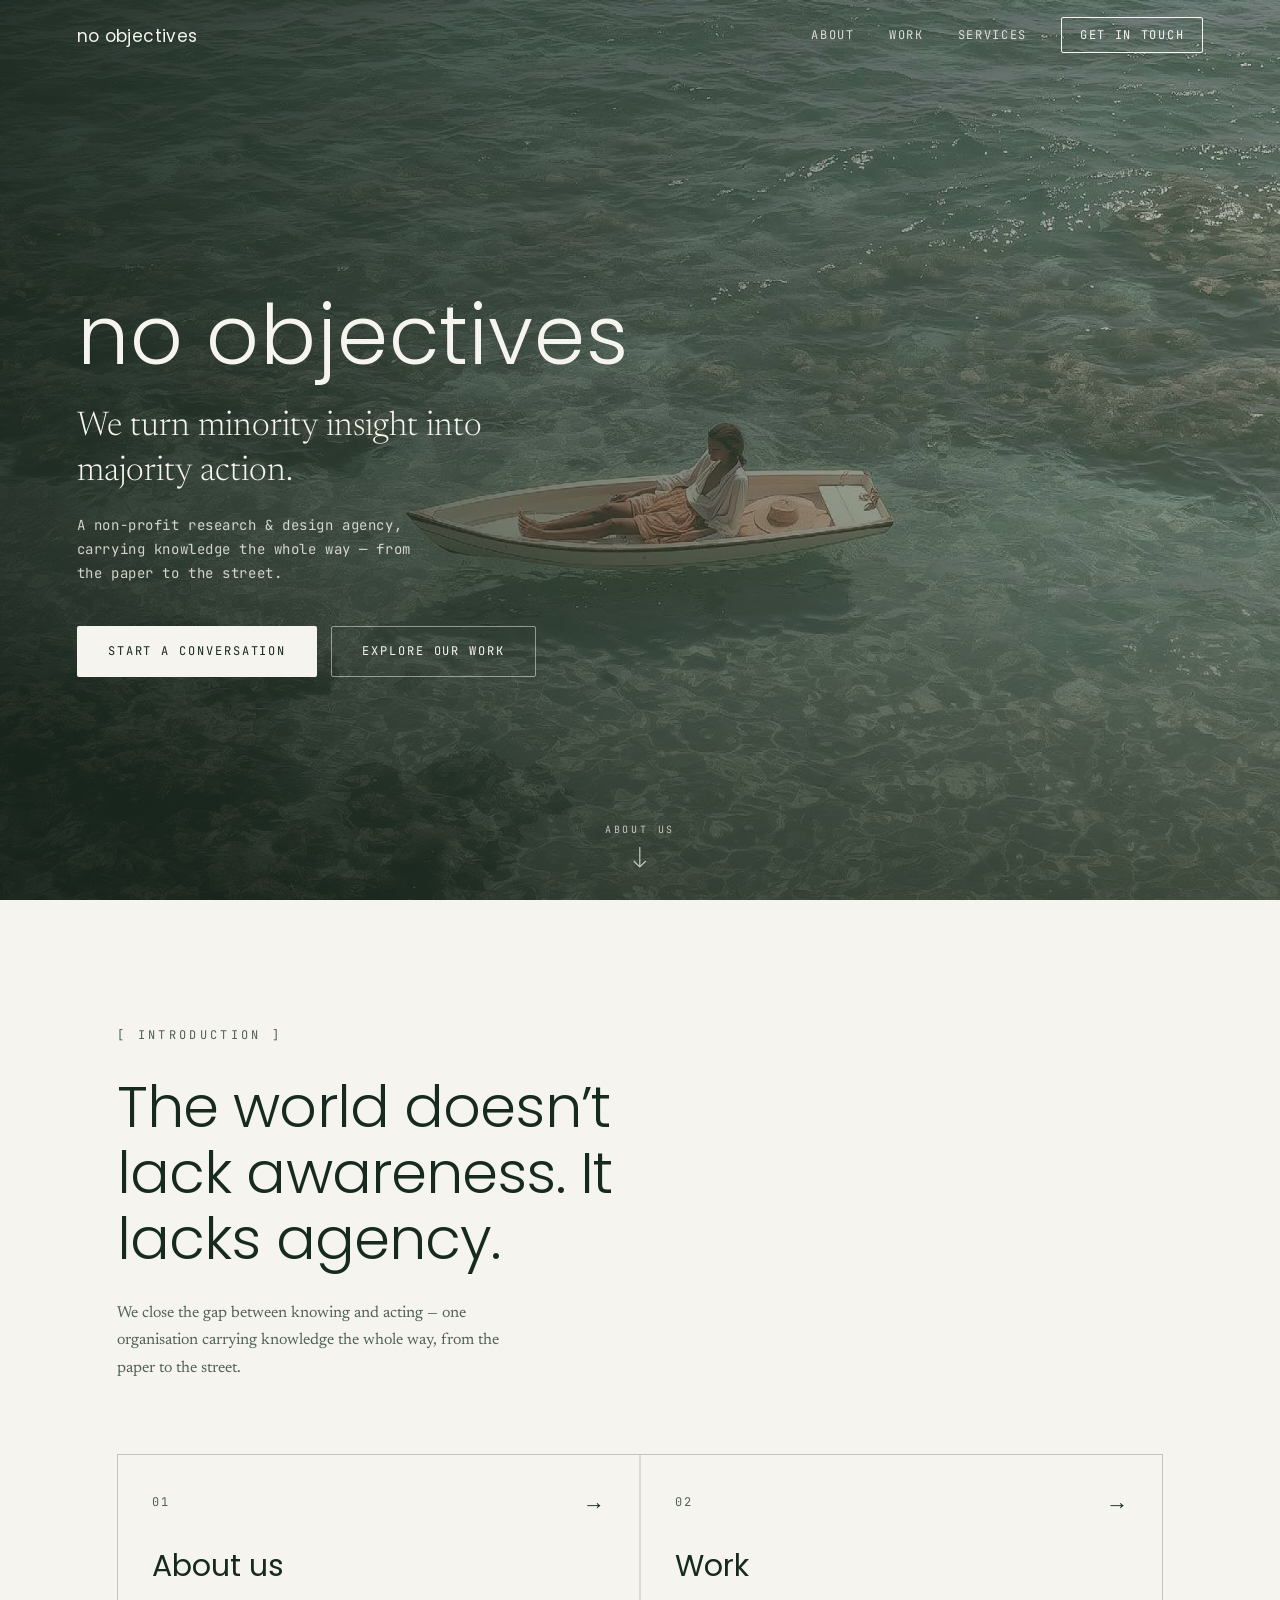
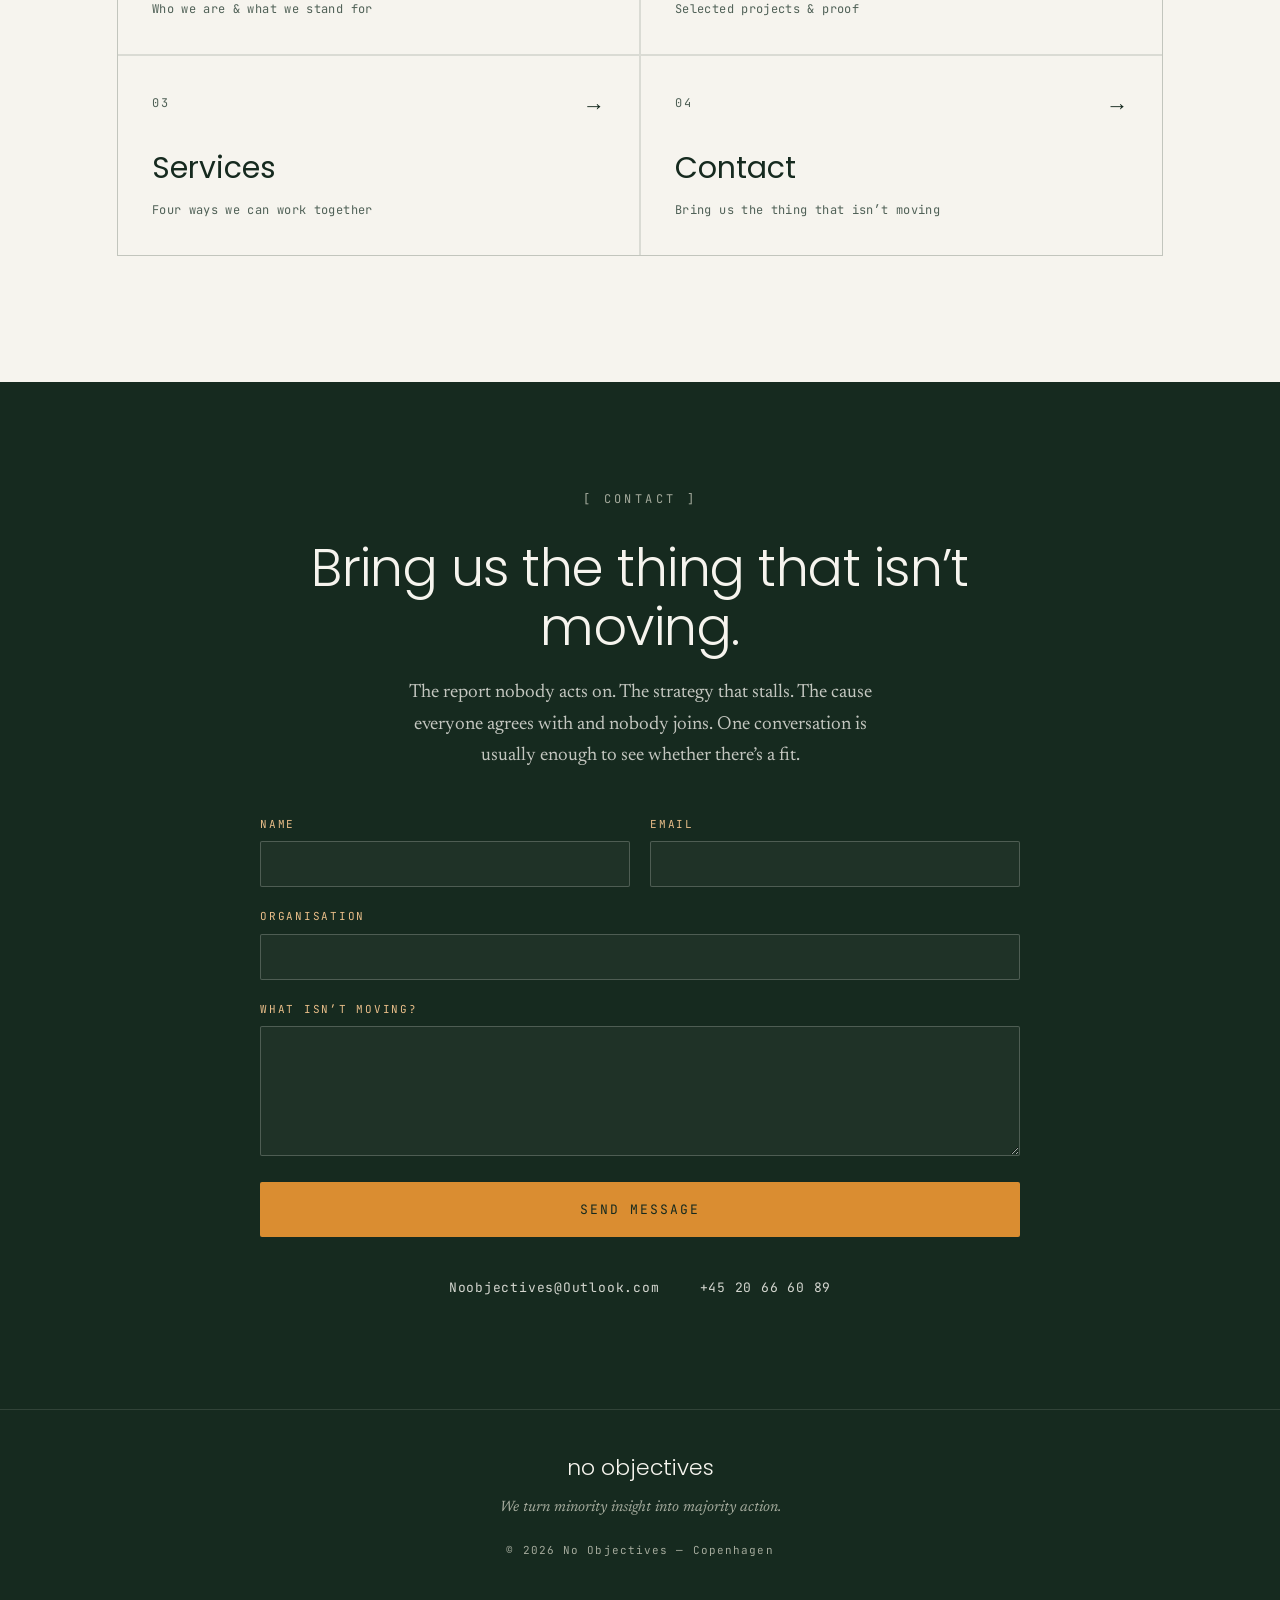
<file: index.html>
<!DOCTYPE html>
<html lang="en">
<head>
  <meta charset="UTF-8">
  <meta name="viewport" content="width=device-width, initial-scale=1.0">
  <title>No Objectives — We turn minority insight into majority action</title>
  <meta name="description" content="No Objectives is a non-profit research and design agency. We turn minority insight into majority action — from the paper to the street.">
  <link rel="preconnect" href="https://fonts.googleapis.com">
  <link rel="preconnect" href="https://fonts.gstatic.com" crossorigin>
  <link href="https://fonts.googleapis.com/css2?family=JetBrains+Mono:wght@400;500&family=Newsreader:ital,opsz,wght@0,6..72,300;0,6..72,400;0,6..72,500;1,6..72,400&family=Poppins:wght@300;400;500&display=swap" rel="stylesheet">
  <link rel="stylesheet" href="css/style.css">
</head>
<body>
  <nav id="nav">
    <a href="index.html" class="nav-logo">no objectives</a>
    <ul class="nav-links">
      <li><a href="about.html">About</a></li>
      <li><a href="work.html">Work</a></li>
      <li><a href="services.html">Services</a></li>
      <li><a href="contact.html" class="nav-cta">Get in touch</a></li>
    </ul>
    <button class="nav-toggle" id="nav-toggle" aria-label="Toggle menu" aria-expanded="false">
      <span></span><span></span>
    </button>
  </nav>
  <header id="top" class="hero">
    <img class="hero-photo" src="images/hero.jpg" alt="A woman resting in a small boat on clear turquoise water above a coral reef">
    <div class="hero-scrim" aria-hidden="true"></div>
    <div class="hero-inner">
      <p class="hero-logo">no objectives</p>
      <h1 class="hero-tagline">We turn minority insight into majority action.</h1>
      <p class="hero-sub">A non-profit research &amp; design agency, carrying knowledge the whole way &mdash; from the paper to the street.</p>
      <div class="hero-actions">
        <a href="contact.html" class="btn btn-light">Start a conversation</a>
        <a href="work.html" class="btn btn-ghost btn-ghost-light">Explore our work</a>
      </div>
    </div>
    <a href="about.html" class="scroll-cue" aria-label="Learn more">
      <span>About us</span>
      <svg width="14" height="24" viewBox="0 0 14 24" fill="none" stroke="currentColor" stroke-width="1.2"><path d="M7 1v20M1 15l6 6 6-6"/></svg>
    </a>
  </header>

  <main>
    <section id="intro" class="intro reveal">
      <p class="eyebrow">[ Introduction ]</p>
      <p class="intro-lead">The world doesn&rsquo;t lack awareness. It lacks agency.</p>
      <p class="intro-body">We close the gap between knowing and acting &mdash; one organisation carrying knowledge the whole way, from the paper to the street.</p>
      <div class="nav-cards">
        <a href="about.html" class="nav-card">
          <span class="nav-card-index">01</span>
          <span class="nav-card-title">About us</span>
          <span class="nav-card-desc">Who we are &amp; what we stand for</span>
          <span class="nav-card-arrow">&rarr;</span>
        </a>
        <a href="work.html" class="nav-card">
          <span class="nav-card-index">02</span>
          <span class="nav-card-title">Work</span>
          <span class="nav-card-desc">Selected projects &amp; proof</span>
          <span class="nav-card-arrow">&rarr;</span>
        </a>
        <a href="services.html" class="nav-card">
          <span class="nav-card-index">03</span>
          <span class="nav-card-title">Services</span>
          <span class="nav-card-desc">Four ways we can work together</span>
          <span class="nav-card-arrow">&rarr;</span>
        </a>
        <a href="contact.html" class="nav-card">
          <span class="nav-card-index">04</span>
          <span class="nav-card-title">Contact</span>
          <span class="nav-card-desc">Bring us the thing that isn&rsquo;t moving</span>
          <span class="nav-card-arrow">&rarr;</span>
        </a>
      </div>
    </section>
  </main>
  <section id="contact" class="contact-cta reveal">
    <div class="contact-cta-inner">
      <p class="eyebrow eyebrow-light">[ Contact ]</p>
      <h2 class="contact-title">Bring us the thing that isn&rsquo;t moving.</h2>
      <p class="contact-body">The report nobody acts on. The strategy that stalls. The cause everyone agrees with and nobody joins. One conversation is usually enough to see whether there&rsquo;s a fit.</p>
      <form class="cform" action="https://formsubmit.co/Noobjectives@Outlook.com" method="POST">
        <input type="hidden" name="_subject" value="New enquiry from noobjectives.com">
        <input type="hidden" name="_template" value="table">
        <input type="hidden" name="_captcha" value="false">
        <input type="text" name="_honey" class="cform-honey" tabindex="-1" autocomplete="off" aria-hidden="true">
        <div class="cform-grid">
          <div class="cform-field">
            <label for="home-name">Name</label>
            <input id="home-name" name="name" type="text" autocomplete="name" required>
          </div>
          <div class="cform-field">
            <label for="home-email">Email</label>
            <input id="home-email" name="email" type="email" autocomplete="email" required>
          </div>
          <div class="cform-field cform-span">
            <label for="home-org">Organisation</label>
            <input id="home-org" name="organisation" type="text" autocomplete="organization">
          </div>
          <div class="cform-field cform-span">
            <label for="home-msg">What isn&rsquo;t moving?</label>
            <textarea id="home-msg" name="message" rows="5" required></textarea>
          </div>
        </div>
        <button type="submit" class="btn btn-primary btn-lg">Send message</button>
      </form>
      <div class="contact-quick">
        <a href="mailto:Noobjectives@Outlook.com">Noobjectives@Outlook.com</a>
        <a href="tel:+4520666089">+45 20 66 60 89</a>
      </div>
    </div>
  </section>
  <footer class="footer">
    <p class="footer-logo">no objectives</p>
    <p class="footer-tag">We turn minority insight into majority action.</p>
    <p class="footer-copy">&copy; <span id="year"></span> No Objectives &mdash; Copenhagen</p>
  </footer>
  <script src="js/app.js"></script>
</body>
</html>
</file>
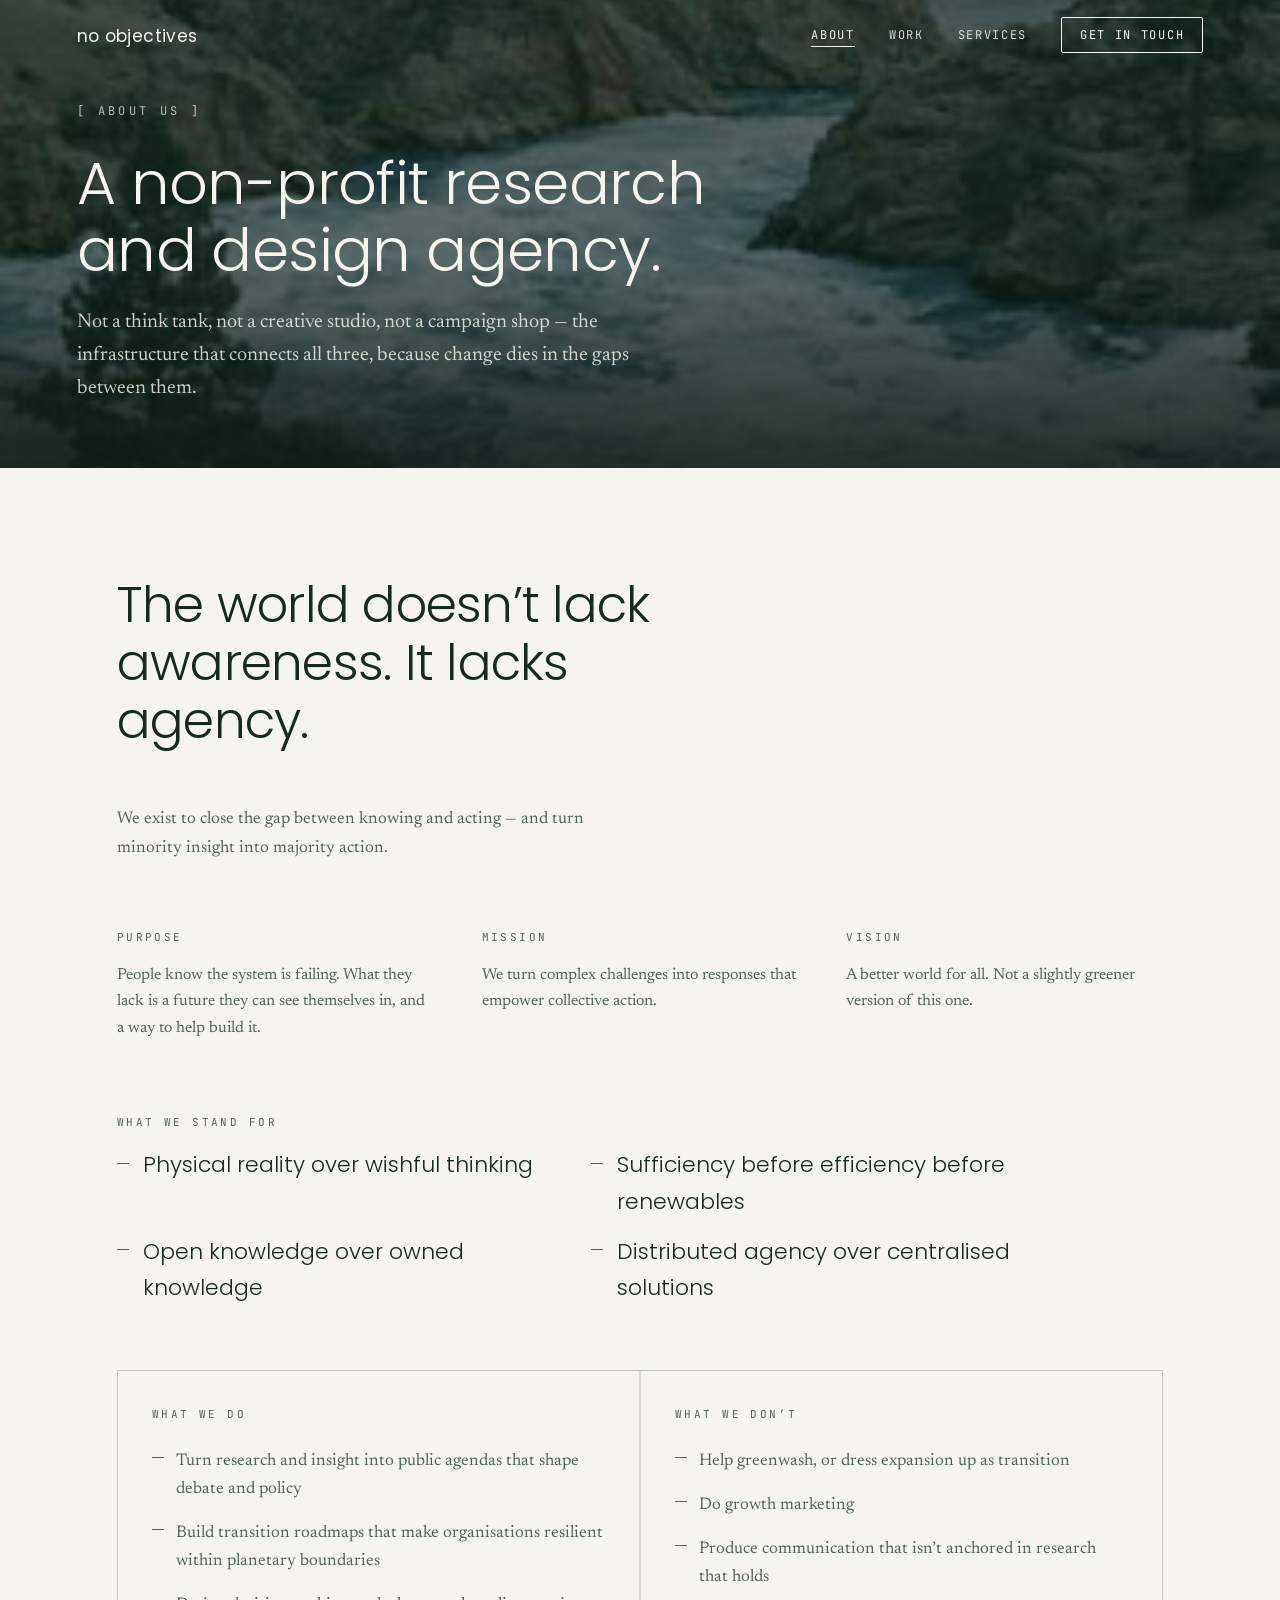
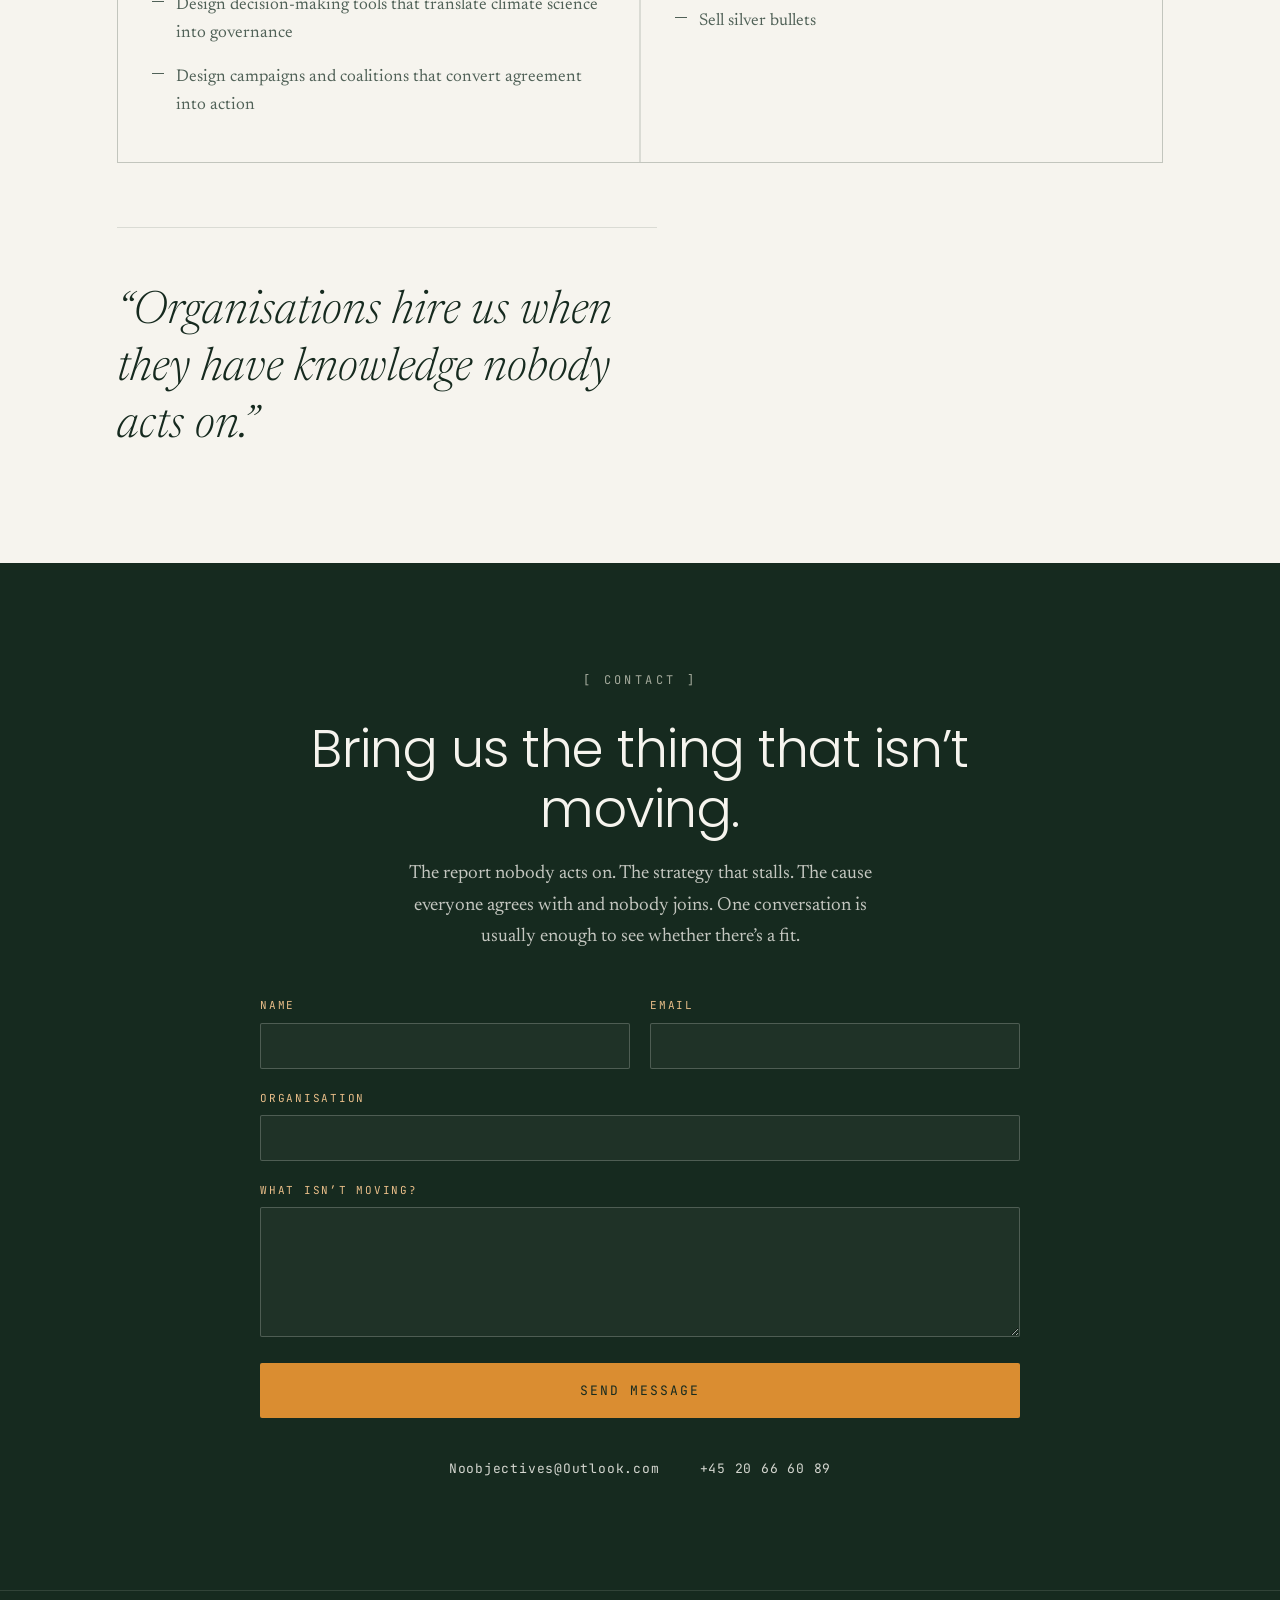
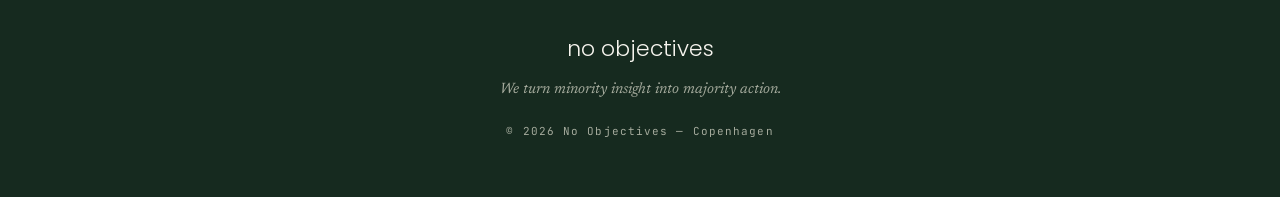
<file: about.html>
<!DOCTYPE html>
<html lang="en">
<head>
  <meta charset="UTF-8">
  <meta name="viewport" content="width=device-width, initial-scale=1.0">
  <title>About — No Objectives</title>
  <meta name="description" content="A non-profit research and design agency — the infrastructure that connects research, design and mobilisation.">
  <link rel="preconnect" href="https://fonts.googleapis.com">
  <link rel="preconnect" href="https://fonts.gstatic.com" crossorigin>
  <link href="https://fonts.googleapis.com/css2?family=JetBrains+Mono:wght@400;500&family=Newsreader:ital,opsz,wght@0,6..72,300;0,6..72,400;0,6..72,500;1,6..72,400&family=Poppins:wght@300;400;500&display=swap" rel="stylesheet">
  <link rel="stylesheet" href="css/style.css">
</head>
<body>
  <nav id="nav">
    <a href="index.html" class="nav-logo">no objectives</a>
    <ul class="nav-links">
      <li><a href="about.html" class="active">About</a></li>
      <li><a href="work.html">Work</a></li>
      <li><a href="services.html">Services</a></li>
      <li><a href="contact.html" class="nav-cta">Get in touch</a></li>
    </ul>
    <button class="nav-toggle" id="nav-toggle" aria-label="Toggle menu" aria-expanded="false">
      <span></span><span></span>
    </button>
  </nav>
  <header class="page-header">
    <img class="page-header-img" src="images/about.jpg" alt="A river winding through a green valley with a small tent on its bank">
    <div class="page-header-inner">
      <p class="eyebrow">[ About us ]</p>
      <h1 class="page-title">A non-profit research and design agency.</h1>
      <p class="page-intro">Not a think tank, not a creative studio, not a campaign shop &mdash; the infrastructure that connects all three, because change dies in the gaps between them.</p>
    </div>
  </header>
  <main>
    <section class="section reveal">
      <p class="about-lead">The world doesn&rsquo;t lack awareness. It lacks agency.</p>
      <p class="lead-support">We exist to close the gap between knowing and acting &mdash; and turn minority insight into majority action.</p>
      <div class="about-grid">
        <div class="about-block">
          <p class="about-label">Purpose</p>
          <p class="about-text">People know the system is failing. What they lack is a future they can see themselves in, and a way to help build it.</p>
        </div>
        <div class="about-block">
          <p class="about-label">Mission</p>
          <p class="about-text">We turn complex challenges into responses that empower collective action.</p>
        </div>
        <div class="about-block">
          <p class="about-label">Vision</p>
          <p class="about-text">A better world for all. Not a slightly greener version of this one.</p>
        </div>
      </div>

      <div class="about-values">
        <p class="about-label">What we stand for</p>
        <ul class="values-list">
          <li>Physical reality over wishful thinking</li>
          <li>Sufficiency before efficiency before renewables</li>
          <li>Open knowledge over owned knowledge</li>
          <li>Distributed agency over centralised solutions</li>
        </ul>
      </div>

      <div class="stance">
        <div class="stance-col">
          <p class="about-label">What we do</p>
          <ul>
            <li>Turn research and insight into public agendas that shape debate and policy</li>
            <li>Build transition roadmaps that make organisations resilient within planetary boundaries</li>
            <li>Design decision-making tools that translate climate science into governance</li>
            <li>Design campaigns and coalitions that convert agreement into action</li>
          </ul>
        </div>
        <div class="stance-col">
          <p class="about-label">What we don&rsquo;t</p>
          <ul>
            <li>Help greenwash, or dress expansion up as transition</li>
            <li>Do growth marketing</li>
            <li>Produce communication that isn&rsquo;t anchored in research that holds</li>
            <li>Sell silver bullets</li>
          </ul>
        </div>
      </div>

      <blockquote class="pull-quote">&ldquo;Organisations hire us when they have knowledge nobody acts on.&rdquo;</blockquote>
    </section>
  </main>
  <section id="contact" class="contact-cta reveal">
    <div class="contact-cta-inner">
      <p class="eyebrow eyebrow-light">[ Contact ]</p>
      <h2 class="contact-title">Bring us the thing that isn&rsquo;t moving.</h2>
      <p class="contact-body">The report nobody acts on. The strategy that stalls. The cause everyone agrees with and nobody joins. One conversation is usually enough to see whether there&rsquo;s a fit.</p>
      <form class="cform" action="https://formsubmit.co/Noobjectives@Outlook.com" method="POST">
        <input type="hidden" name="_subject" value="New enquiry from noobjectives.com">
        <input type="hidden" name="_template" value="table">
        <input type="hidden" name="_captcha" value="false">
        <input type="text" name="_honey" class="cform-honey" tabindex="-1" autocomplete="off" aria-hidden="true">
        <div class="cform-grid">
          <div class="cform-field">
            <label for="about-name">Name</label>
            <input id="about-name" name="name" type="text" autocomplete="name" required>
          </div>
          <div class="cform-field">
            <label for="about-email">Email</label>
            <input id="about-email" name="email" type="email" autocomplete="email" required>
          </div>
          <div class="cform-field cform-span">
            <label for="about-org">Organisation</label>
            <input id="about-org" name="organisation" type="text" autocomplete="organization">
          </div>
          <div class="cform-field cform-span">
            <label for="about-msg">What isn&rsquo;t moving?</label>
            <textarea id="about-msg" name="message" rows="5" required></textarea>
          </div>
        </div>
        <button type="submit" class="btn btn-primary btn-lg">Send message</button>
      </form>
      <div class="contact-quick">
        <a href="mailto:Noobjectives@Outlook.com">Noobjectives@Outlook.com</a>
        <a href="tel:+4520666089">+45 20 66 60 89</a>
      </div>
    </div>
  </section>
  <footer class="footer">
    <p class="footer-logo">no objectives</p>
    <p class="footer-tag">We turn minority insight into majority action.</p>
    <p class="footer-copy">&copy; <span id="year"></span> No Objectives &mdash; Copenhagen</p>
  </footer>
  <script src="js/app.js"></script>
</body>
</html>
</file>
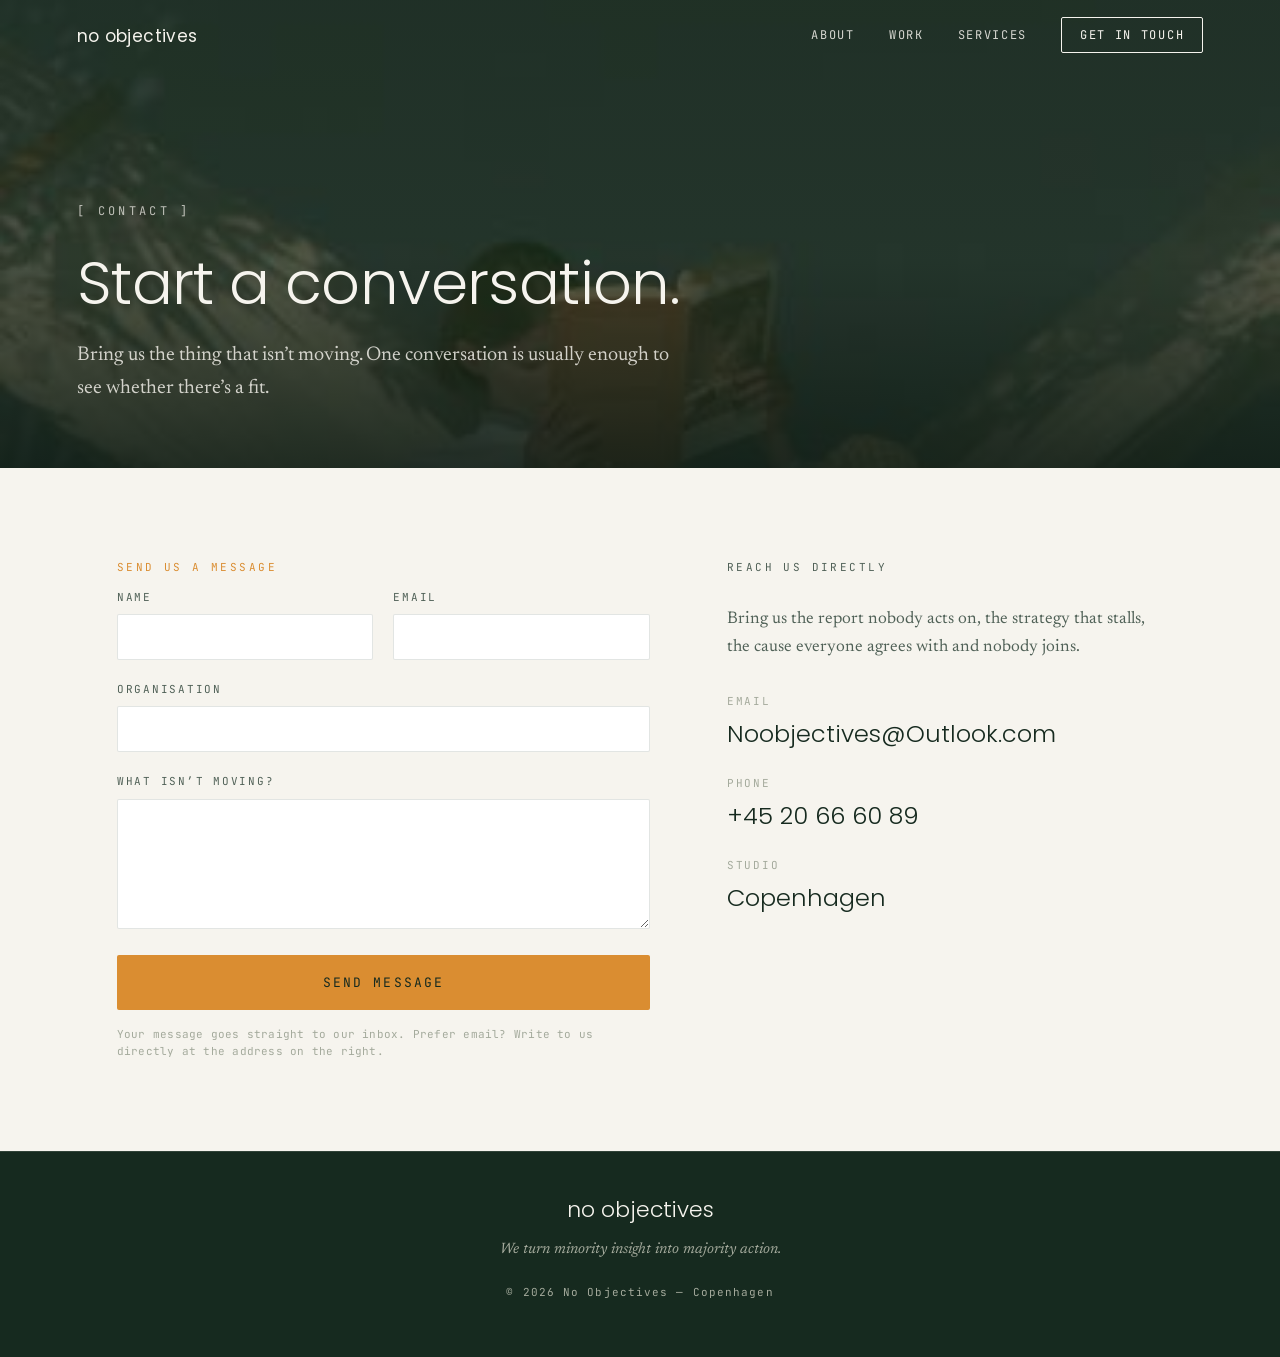
<file: contact.html>
<!DOCTYPE html>
<html lang="en">
<head>
  <meta charset="UTF-8">
  <meta name="viewport" content="width=device-width, initial-scale=1.0">
  <title>Contact — No Objectives</title>
  <meta name="description" content="Bring us the thing that isn't moving. Email Noobjectives@Outlook.com or call +45 20 66 60 89.">
  <link rel="preconnect" href="https://fonts.googleapis.com">
  <link rel="preconnect" href="https://fonts.gstatic.com" crossorigin>
  <link href="https://fonts.googleapis.com/css2?family=JetBrains+Mono:wght@400;500&family=Newsreader:ital,opsz,wght@0,6..72,300;0,6..72,400;0,6..72,500;1,6..72,400&family=Poppins:wght@300;400;500&display=swap" rel="stylesheet">
  <link rel="stylesheet" href="css/style.css">
</head>
<body>
  <nav id="nav">
    <a href="index.html" class="nav-logo">no objectives</a>
    <ul class="nav-links">
      <li><a href="about.html">About</a></li>
      <li><a href="work.html">Work</a></li>
      <li><a href="services.html">Services</a></li>
      <li><a href="contact.html" class="nav-cta active">Get in touch</a></li>
    </ul>
    <button class="nav-toggle" id="nav-toggle" aria-label="Toggle menu" aria-expanded="false">
      <span></span><span></span>
    </button>
  </nav>
  <header class="page-header">
    <img class="page-header-img" src="images/contact.jpg" alt="A person reading in a hammock among trees">
    <div class="page-header-inner">
      <p class="eyebrow">[ Contact ]</p>
      <h1 class="page-title">Start a conversation.</h1>
      <p class="page-intro">Bring us the thing that isn&rsquo;t moving. One conversation is usually enough to see whether there&rsquo;s a fit.</p>
    </div>
  </header>
  <main>
    <section class="contact-page reveal">
      <div class="contact-form-wrap">
        <p class="contact-aside-label">Send us a message</p>
      <form class="cform" action="https://formsubmit.co/Noobjectives@Outlook.com" method="POST">
        <input type="hidden" name="_subject" value="New enquiry from noobjectives.com">
        <input type="hidden" name="_template" value="table">
        <input type="hidden" name="_captcha" value="false">
        <input type="text" name="_honey" class="cform-honey" tabindex="-1" autocomplete="off" aria-hidden="true">
        <div class="cform-grid">
          <div class="cform-field">
            <label for="contact-name">Name</label>
            <input id="contact-name" name="name" type="text" autocomplete="name" required>
          </div>
          <div class="cform-field">
            <label for="contact-email">Email</label>
            <input id="contact-email" name="email" type="email" autocomplete="email" required>
          </div>
          <div class="cform-field cform-span">
            <label for="contact-org">Organisation</label>
            <input id="contact-org" name="organisation" type="text" autocomplete="organization">
          </div>
          <div class="cform-field cform-span">
            <label for="contact-msg">What isn&rsquo;t moving?</label>
            <textarea id="contact-msg" name="message" rows="5" required></textarea>
          </div>
        </div>
        <button type="submit" class="btn btn-primary btn-lg">Send message</button>
      </form>
        <p class="form-note">Your message goes straight to our inbox. Prefer email? Write to us directly at the address on the right.</p>
      </div>
      <aside class="contact-aside">
        <p class="contact-aside-label">Reach us directly</p>
        <p>Bring us the report nobody acts on, the strategy that stalls, the cause everyone agrees with and nobody joins.</p>
        <span class="contact-aside-line">
          <span class="lbl">Email</span>
          <a class="val" href="mailto:Noobjectives@Outlook.com">Noobjectives@Outlook.com</a>
        </span>
        <span class="contact-aside-line">
          <span class="lbl">Phone</span>
          <a class="val" href="tel:+4520666089">+45 20 66 60 89</a>
        </span>
        <span class="contact-aside-line">
          <span class="lbl">Studio</span>
          <span class="val">Copenhagen</span>
        </span>
      </aside>
    </section>
  </main>
  <footer class="footer">
    <p class="footer-logo">no objectives</p>
    <p class="footer-tag">We turn minority insight into majority action.</p>
    <p class="footer-copy">&copy; <span id="year"></span> No Objectives &mdash; Copenhagen</p>
  </footer>
  <script src="js/app.js"></script>
</body>
</html>
</file>
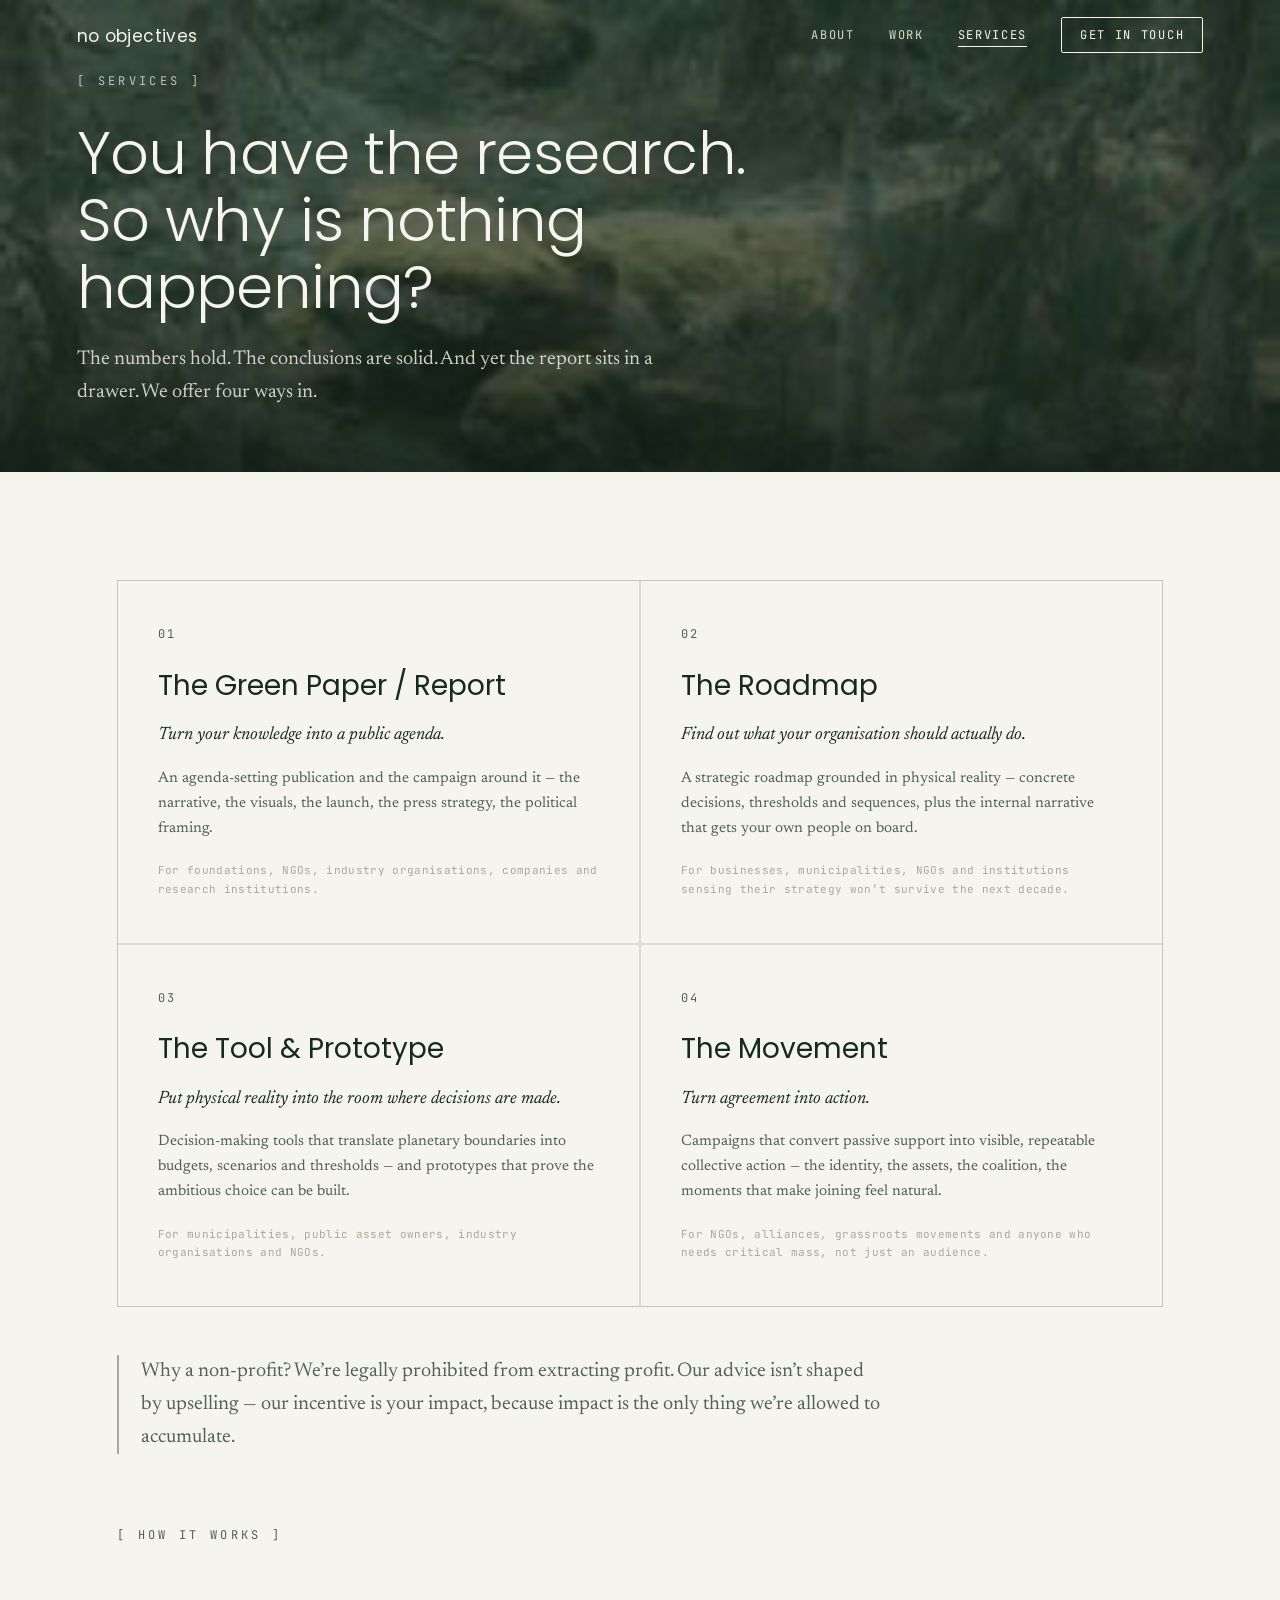
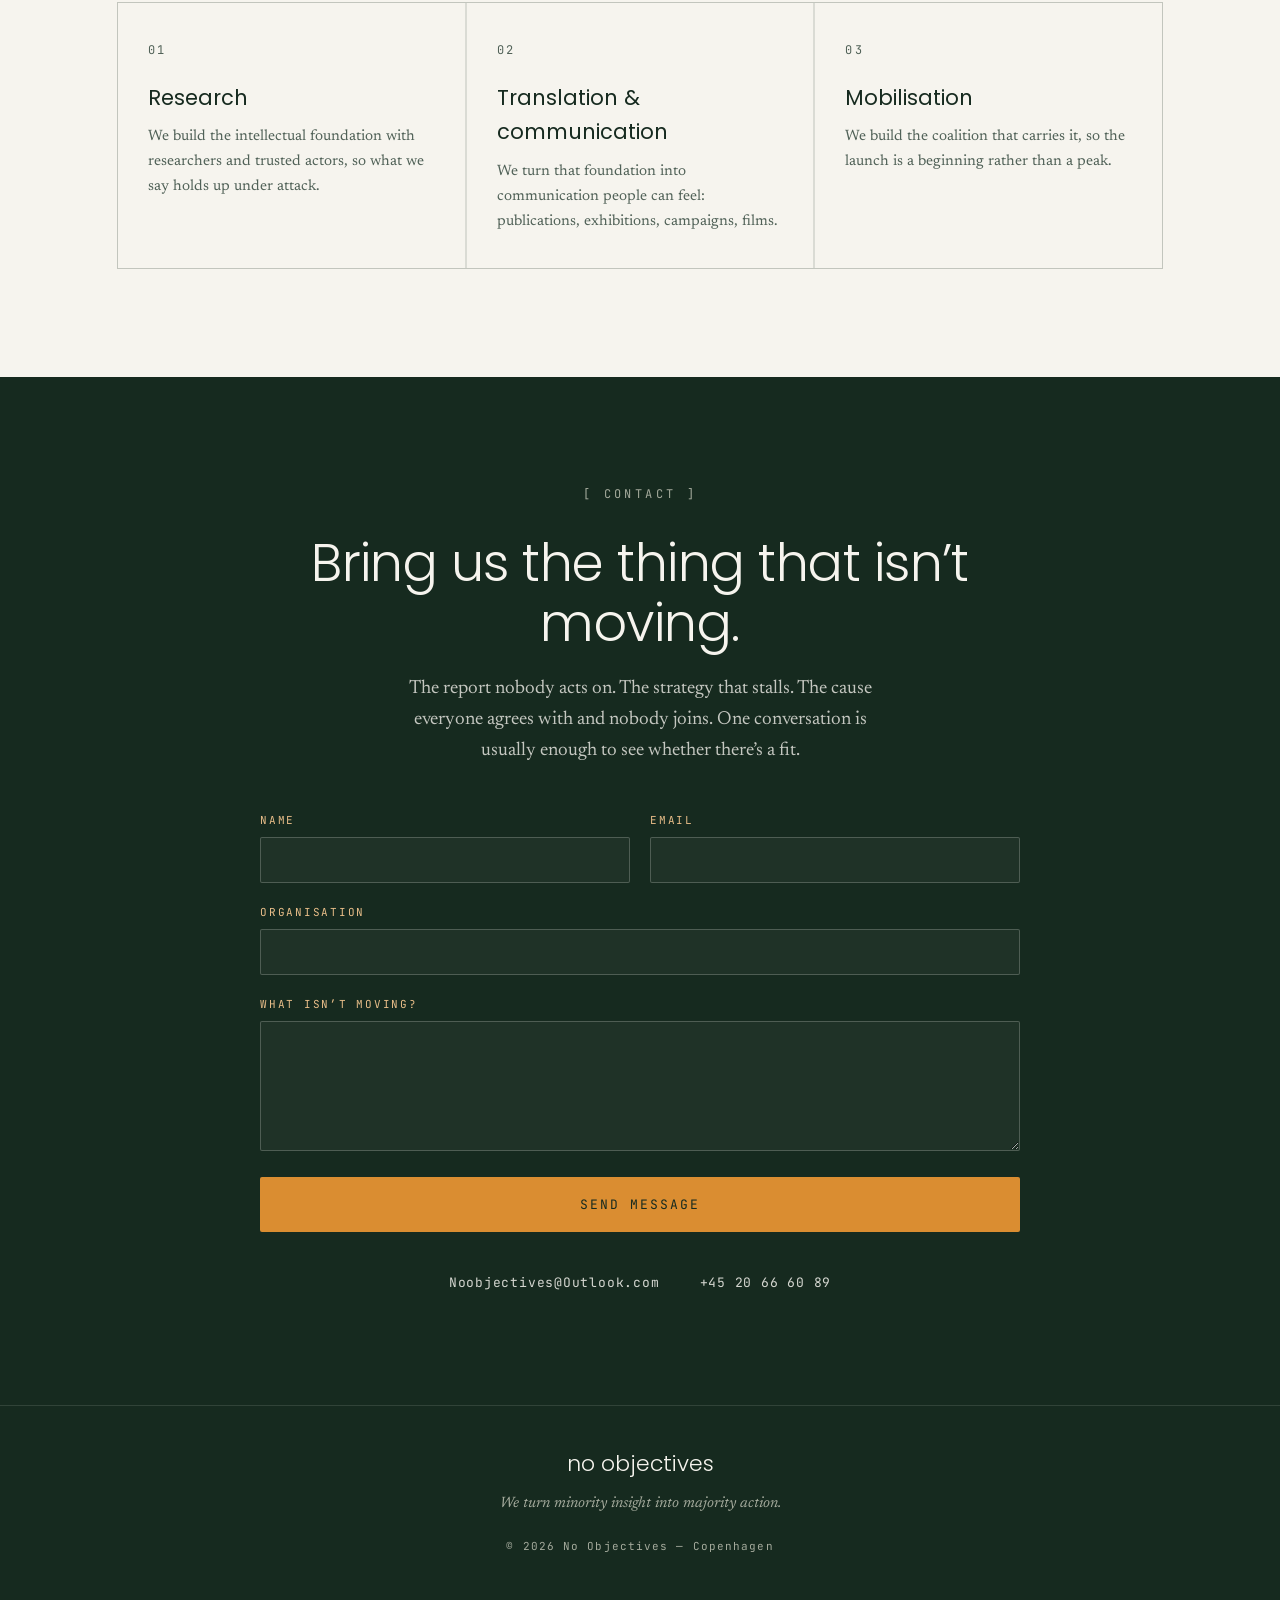
<file: services.html>
<!DOCTYPE html>
<html lang="en">
<head>
  <meta charset="UTF-8">
  <meta name="viewport" content="width=device-width, initial-scale=1.0">
  <title>Services — No Objectives</title>
  <meta name="description" content="Four ways to work with No Objectives: the Green Paper, the Roadmap, the Tool & Prototype, and the Movement.">
  <link rel="preconnect" href="https://fonts.googleapis.com">
  <link rel="preconnect" href="https://fonts.gstatic.com" crossorigin>
  <link href="https://fonts.googleapis.com/css2?family=JetBrains+Mono:wght@400;500&family=Newsreader:ital,opsz,wght@0,6..72,300;0,6..72,400;0,6..72,500;1,6..72,400&family=Poppins:wght@300;400;500&display=swap" rel="stylesheet">
  <link rel="stylesheet" href="css/style.css">
</head>
<body>
  <nav id="nav">
    <a href="index.html" class="nav-logo">no objectives</a>
    <ul class="nav-links">
      <li><a href="about.html">About</a></li>
      <li><a href="work.html">Work</a></li>
      <li><a href="services.html" class="active">Services</a></li>
      <li><a href="contact.html" class="nav-cta">Get in touch</a></li>
    </ul>
    <button class="nav-toggle" id="nav-toggle" aria-label="Toggle menu" aria-expanded="false">
      <span></span><span></span>
    </button>
  </nav>
  <header class="page-header">
    <img class="page-header-img" src="images/services.jpg" alt="A person standing small among tall forest trees">
    <div class="page-header-inner">
      <p class="eyebrow">[ Services ]</p>
      <h1 class="page-title">You have the research. So why is nothing happening?</h1>
      <p class="page-intro">The numbers hold. The conclusions are solid. And yet the report sits in a drawer. We offer four ways in.</p>
    </div>
  </header>
  <main>
    <section class="section reveal">
      <div class="services-grid">
        <article class="service-card">
          <div class="service-body">
            <span class="service-num">01</span>
            <h2 class="service-title">The Green Paper / Report</h2>
            <p class="service-line">Turn your knowledge into a public agenda.</p>
            <p class="service-desc">An agenda-setting publication and the campaign around it &mdash; the narrative, the visuals, the launch, the press strategy, the political framing.</p>
            <p class="service-for">For foundations, NGOs, industry organisations, companies and research institutions.</p>
          </div>
        </article>
        <article class="service-card">
          <div class="service-body">
            <span class="service-num">02</span>
            <h2 class="service-title">The Roadmap</h2>
            <p class="service-line">Find out what your organisation should actually do.</p>
            <p class="service-desc">A strategic roadmap grounded in physical reality &mdash; concrete decisions, thresholds and sequences, plus the internal narrative that gets your own people on board.</p>
            <p class="service-for">For businesses, municipalities, NGOs and institutions sensing their strategy won&rsquo;t survive the next decade.</p>
          </div>
        </article>
        <article class="service-card">
          <div class="service-body">
            <span class="service-num">03</span>
            <h2 class="service-title">The Tool &amp; Prototype</h2>
            <p class="service-line">Put physical reality into the room where decisions are made.</p>
            <p class="service-desc">Decision-making tools that translate planetary boundaries into budgets, scenarios and thresholds &mdash; and prototypes that prove the ambitious choice can be built.</p>
            <p class="service-for">For municipalities, public asset owners, industry organisations and NGOs.</p>
          </div>
        </article>
        <article class="service-card">
          <div class="service-body">
            <span class="service-num">04</span>
            <h2 class="service-title">The Movement</h2>
            <p class="service-line">Turn agreement into action.</p>
            <p class="service-desc">Campaigns that convert passive support into visible, repeatable collective action &mdash; the identity, the assets, the coalition, the moments that make joining feel natural.</p>
            <p class="service-for">For NGOs, alliances, grassroots movements and anyone who needs critical mass, not just an audience.</p>
          </div>
        </article>
      </div>

      <p class="services-note">Why a non-profit? We&rsquo;re legally prohibited from extracting profit. Our advice isn&rsquo;t shaped by upselling &mdash; our incentive is your impact, because impact is the only thing we&rsquo;re allowed to accumulate.</p>

      <p class="eyebrow" style="margin-top:72px">[ How it works ]</p>
      <div class="phases">
        <div class="phase">
          <span class="phase-num">01</span>
          <p class="phase-name">Research</p>
          <p class="phase-desc">We build the intellectual foundation with researchers and trusted actors, so what we say holds up under attack.</p>
        </div>
        <div class="phase">
          <span class="phase-num">02</span>
          <p class="phase-name">Translation &amp; communication</p>
          <p class="phase-desc">We turn that foundation into communication people can feel: publications, exhibitions, campaigns, films.</p>
        </div>
        <div class="phase">
          <span class="phase-num">03</span>
          <p class="phase-name">Mobilisation</p>
          <p class="phase-desc">We build the coalition that carries it, so the launch is a beginning rather than a peak.</p>
        </div>
      </div>
    </section>
  </main>
  <section id="contact" class="contact-cta reveal">
    <div class="contact-cta-inner">
      <p class="eyebrow eyebrow-light">[ Contact ]</p>
      <h2 class="contact-title">Bring us the thing that isn&rsquo;t moving.</h2>
      <p class="contact-body">The report nobody acts on. The strategy that stalls. The cause everyone agrees with and nobody joins. One conversation is usually enough to see whether there&rsquo;s a fit.</p>
      <form class="cform" action="https://formsubmit.co/Noobjectives@Outlook.com" method="POST">
        <input type="hidden" name="_subject" value="New enquiry from noobjectives.com">
        <input type="hidden" name="_template" value="table">
        <input type="hidden" name="_captcha" value="false">
        <input type="text" name="_honey" class="cform-honey" tabindex="-1" autocomplete="off" aria-hidden="true">
        <div class="cform-grid">
          <div class="cform-field">
            <label for="services-name">Name</label>
            <input id="services-name" name="name" type="text" autocomplete="name" required>
          </div>
          <div class="cform-field">
            <label for="services-email">Email</label>
            <input id="services-email" name="email" type="email" autocomplete="email" required>
          </div>
          <div class="cform-field cform-span">
            <label for="services-org">Organisation</label>
            <input id="services-org" name="organisation" type="text" autocomplete="organization">
          </div>
          <div class="cform-field cform-span">
            <label for="services-msg">What isn&rsquo;t moving?</label>
            <textarea id="services-msg" name="message" rows="5" required></textarea>
          </div>
        </div>
        <button type="submit" class="btn btn-primary btn-lg">Send message</button>
      </form>
      <div class="contact-quick">
        <a href="mailto:Noobjectives@Outlook.com">Noobjectives@Outlook.com</a>
        <a href="tel:+4520666089">+45 20 66 60 89</a>
      </div>
    </div>
  </section>
  <footer class="footer">
    <p class="footer-logo">no objectives</p>
    <p class="footer-tag">We turn minority insight into majority action.</p>
    <p class="footer-copy">&copy; <span id="year"></span> No Objectives &mdash; Copenhagen</p>
  </footer>
  <script src="js/app.js"></script>
</body>
</html>
</file>
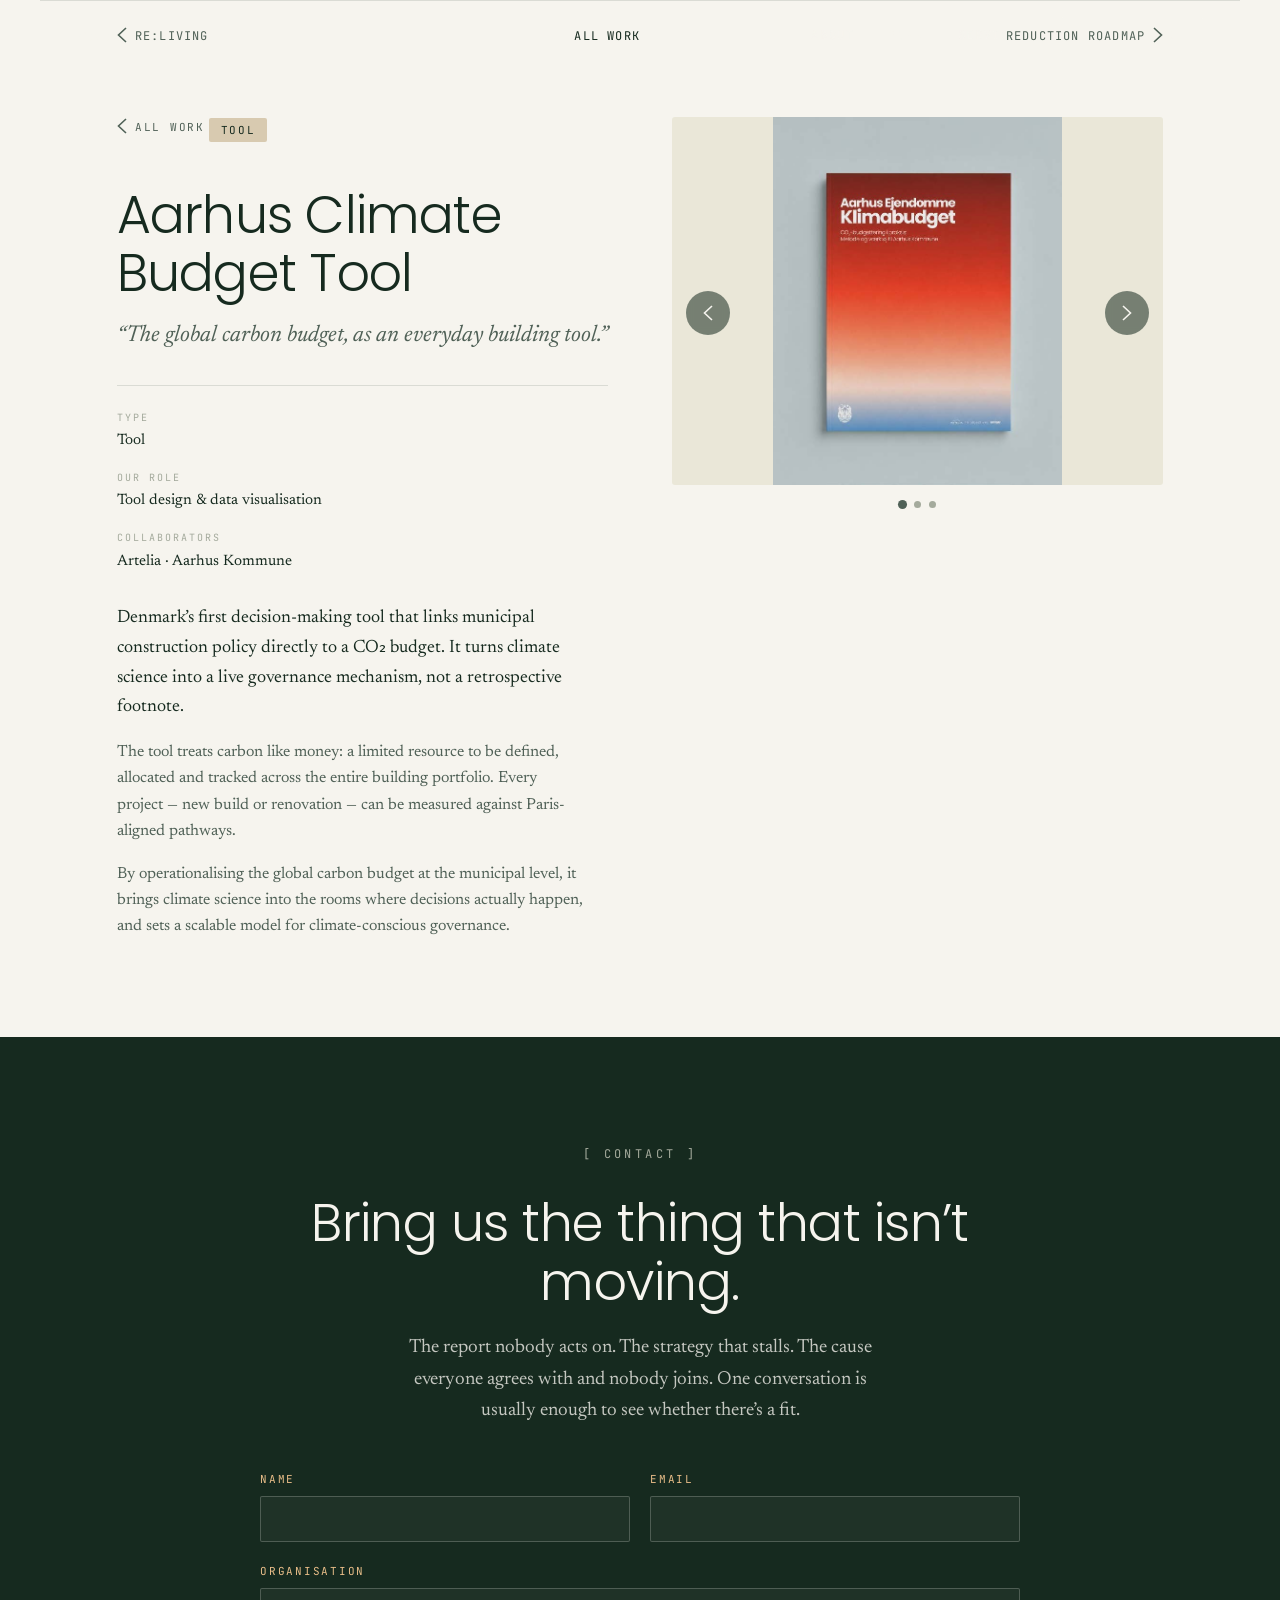
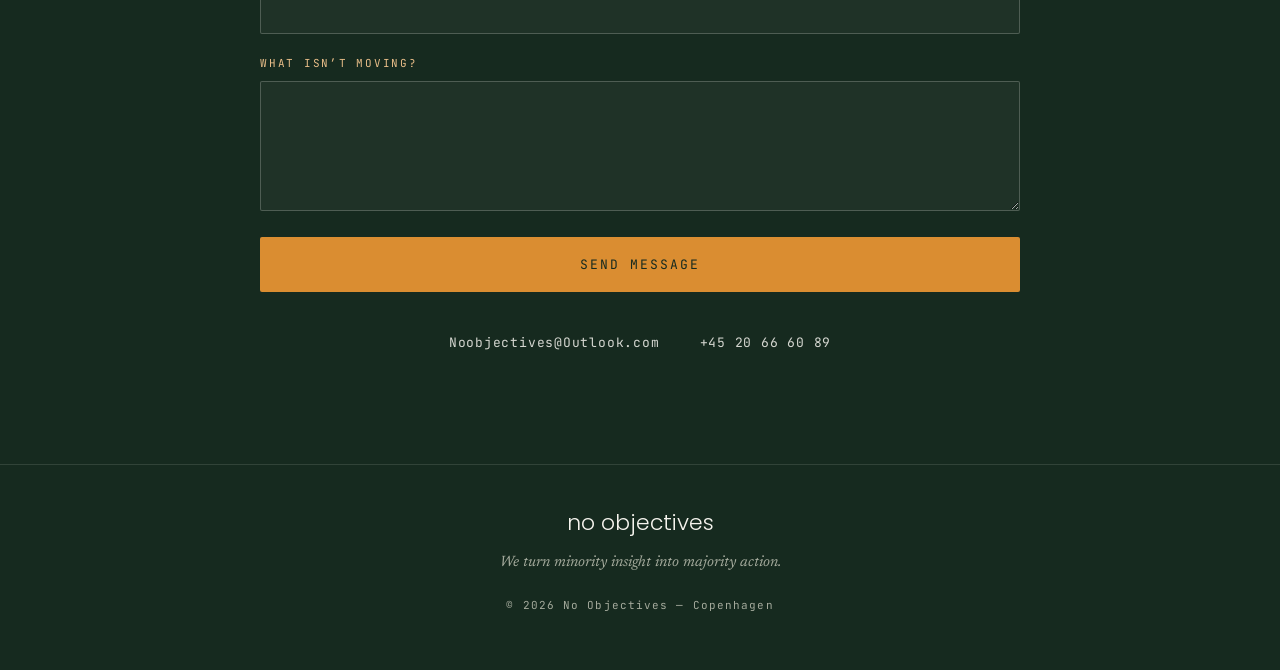
<file: work-aarhus.html>
<!DOCTYPE html>
<html lang="en">
<head>
  <meta charset="UTF-8">
  <meta name="viewport" content="width=device-width, initial-scale=1.0">
  <title>Aarhus Climate Budget Tool — No Objectives</title>
  <meta name="description" content="Aarhus Climate Budget Tool — Denmark&rsquo;s first tool linking municipal construction policy directly to a CO&#8322; budget &mdash; carbon governed like money.">
  <link rel="preconnect" href="https://fonts.googleapis.com">
  <link rel="preconnect" href="https://fonts.gstatic.com" crossorigin>
  <link href="https://fonts.googleapis.com/css2?family=JetBrains+Mono:wght@400;500&family=Newsreader:ital,opsz,wght@0,6..72,300;0,6..72,400;0,6..72,500;1,6..72,400&family=Poppins:wght@300;400;500&display=swap" rel="stylesheet">
  <link rel="stylesheet" href="css/style.css">
</head>
<body>
  <nav id="nav">
    <a href="index.html" class="nav-logo">no objectives</a>
    <ul class="nav-links">
      <li><a href="about.html">About</a></li>
      <li><a href="work.html" class="active">Work</a></li>
      <li><a href="services.html">Services</a></li>
      <li><a href="contact.html" class="nav-cta">Get in touch</a></li>
    </ul>
    <button class="nav-toggle" id="nav-toggle" aria-label="Toggle menu" aria-expanded="false">
      <span></span><span></span>
    </button>
  </nav>
  <main>
    <article class="project-page reveal">
      <div class="project-info">
        <a class="project-back" href="work.html"><svg width="10" height="16" viewBox="0 0 10 16" fill="none" stroke="currentColor" stroke-width="1.6"><path d="M9 1L1.5 8 9 15"/></svg> All work</a>
        <span class="work-tag">Tool</span>
        <h1 class="project-page-title">Aarhus Climate Budget Tool</h1>
        <p class="project-page-tagline">&ldquo;The global carbon budget, as an everyday building tool.&rdquo;</p>
        <div class="project-facts">
          <div class="project-fact"><span class="lbl">Type</span><span class="val">Tool</span></div>
          <div class="project-fact"><span class="lbl">Our role</span><span class="val">Tool design &amp; data visualisation</span></div>
          <div class="project-fact"><span class="lbl">Collaborators</span><span class="val">Artelia &middot; Aarhus Kommune</span></div>
        </div>
        <div class="project-text">
            <p>Denmark&rsquo;s first decision-making tool that links municipal construction policy directly to a CO&#8322; budget. It turns climate science into a live governance mechanism, not a retrospective footnote.</p>
            <p>The tool treats carbon like money: a limited resource to be defined, allocated and tracked across the entire building portfolio. Every project &mdash; new build or renovation &mdash; can be measured against Paris-aligned pathways.</p>
            <p>By operationalising the global carbon budget at the municipal level, it brings climate science into the rooms where decisions actually happen, and sets a scalable model for climate-conscious governance.</p>
        </div>
      </div>
      <div class="project-visual">
        <div class="slider">
          <div class="slider-track"><div class="slide"><img src="images/work/aarhus-1.jpg" alt="Aarhus Climate Budget tool — image 1"></div><div class="slide"><img src="images/work/aarhus-2.jpg" alt="Aarhus Climate Budget tool — image 2"></div><div class="slide"><img src="images/work/aarhus-3.jpg" alt="Aarhus Climate Budget tool — image 3"></div></div>
          <button class="slider-btn prev" aria-label="Previous image"><svg width="10" height="16" viewBox="0 0 10 16" fill="none" stroke="currentColor" stroke-width="1.6"><path d="M9 1L1.5 8 9 15"/></svg></button>
          <button class="slider-btn next" aria-label="Next image"><svg width="10" height="16" viewBox="0 0 10 16" fill="none" stroke="currentColor" stroke-width="1.6"><path d="M1 1l7.5 7L1 15"/></svg></button>
          <div class="slider-dots"></div>
        </div>
      </div>
    </article>
    <nav class="project-pager">
      <a class="prev" href="work-reliving.html"><svg width="10" height="16" viewBox="0 0 10 16" fill="none" stroke="currentColor" stroke-width="1.6"><path d="M9 1L1.5 8 9 15"/></svg> Re:Living</a>
      <a class="all" href="work.html">All work</a>
      <a class="next" href="work-reduction-roadmap.html">Reduction Roadmap <svg width="10" height="16" viewBox="0 0 10 16" fill="none" stroke="currentColor" stroke-width="1.6"><path d="M1 1l7.5 7L1 15"/></svg></a>
    </nav>
  </main>
  <section id="contact" class="contact-cta reveal">
    <div class="contact-cta-inner">
      <p class="eyebrow eyebrow-light">[ Contact ]</p>
      <h2 class="contact-title">Bring us the thing that isn&rsquo;t moving.</h2>
      <p class="contact-body">The report nobody acts on. The strategy that stalls. The cause everyone agrees with and nobody joins. One conversation is usually enough to see whether there&rsquo;s a fit.</p>
      <form class="cform" action="https://formsubmit.co/Noobjectives@Outlook.com" method="POST">
        <input type="hidden" name="_subject" value="New enquiry from noobjectives.com">
        <input type="hidden" name="_template" value="table">
        <input type="hidden" name="_captcha" value="false">
        <input type="text" name="_honey" class="cform-honey" tabindex="-1" autocomplete="off" aria-hidden="true">
        <div class="cform-grid">
          <div class="cform-field">
            <label for="aarhus-name">Name</label>
            <input id="aarhus-name" name="name" type="text" autocomplete="name" required>
          </div>
          <div class="cform-field">
            <label for="aarhus-email">Email</label>
            <input id="aarhus-email" name="email" type="email" autocomplete="email" required>
          </div>
          <div class="cform-field cform-span">
            <label for="aarhus-org">Organisation</label>
            <input id="aarhus-org" name="organisation" type="text" autocomplete="organization">
          </div>
          <div class="cform-field cform-span">
            <label for="aarhus-msg">What isn&rsquo;t moving?</label>
            <textarea id="aarhus-msg" name="message" rows="5" required></textarea>
          </div>
        </div>
        <button type="submit" class="btn btn-primary btn-lg">Send message</button>
      </form>
      <div class="contact-quick">
        <a href="mailto:Noobjectives@Outlook.com">Noobjectives@Outlook.com</a>
        <a href="tel:+4520666089">+45 20 66 60 89</a>
      </div>
    </div>
  </section>
  <footer class="footer">
    <p class="footer-logo">no objectives</p>
    <p class="footer-tag">We turn minority insight into majority action.</p>
    <p class="footer-copy">&copy; <span id="year"></span> No Objectives &mdash; Copenhagen</p>
  </footer>
  <script src="js/app.js"></script>
</body>
</html>
</file>
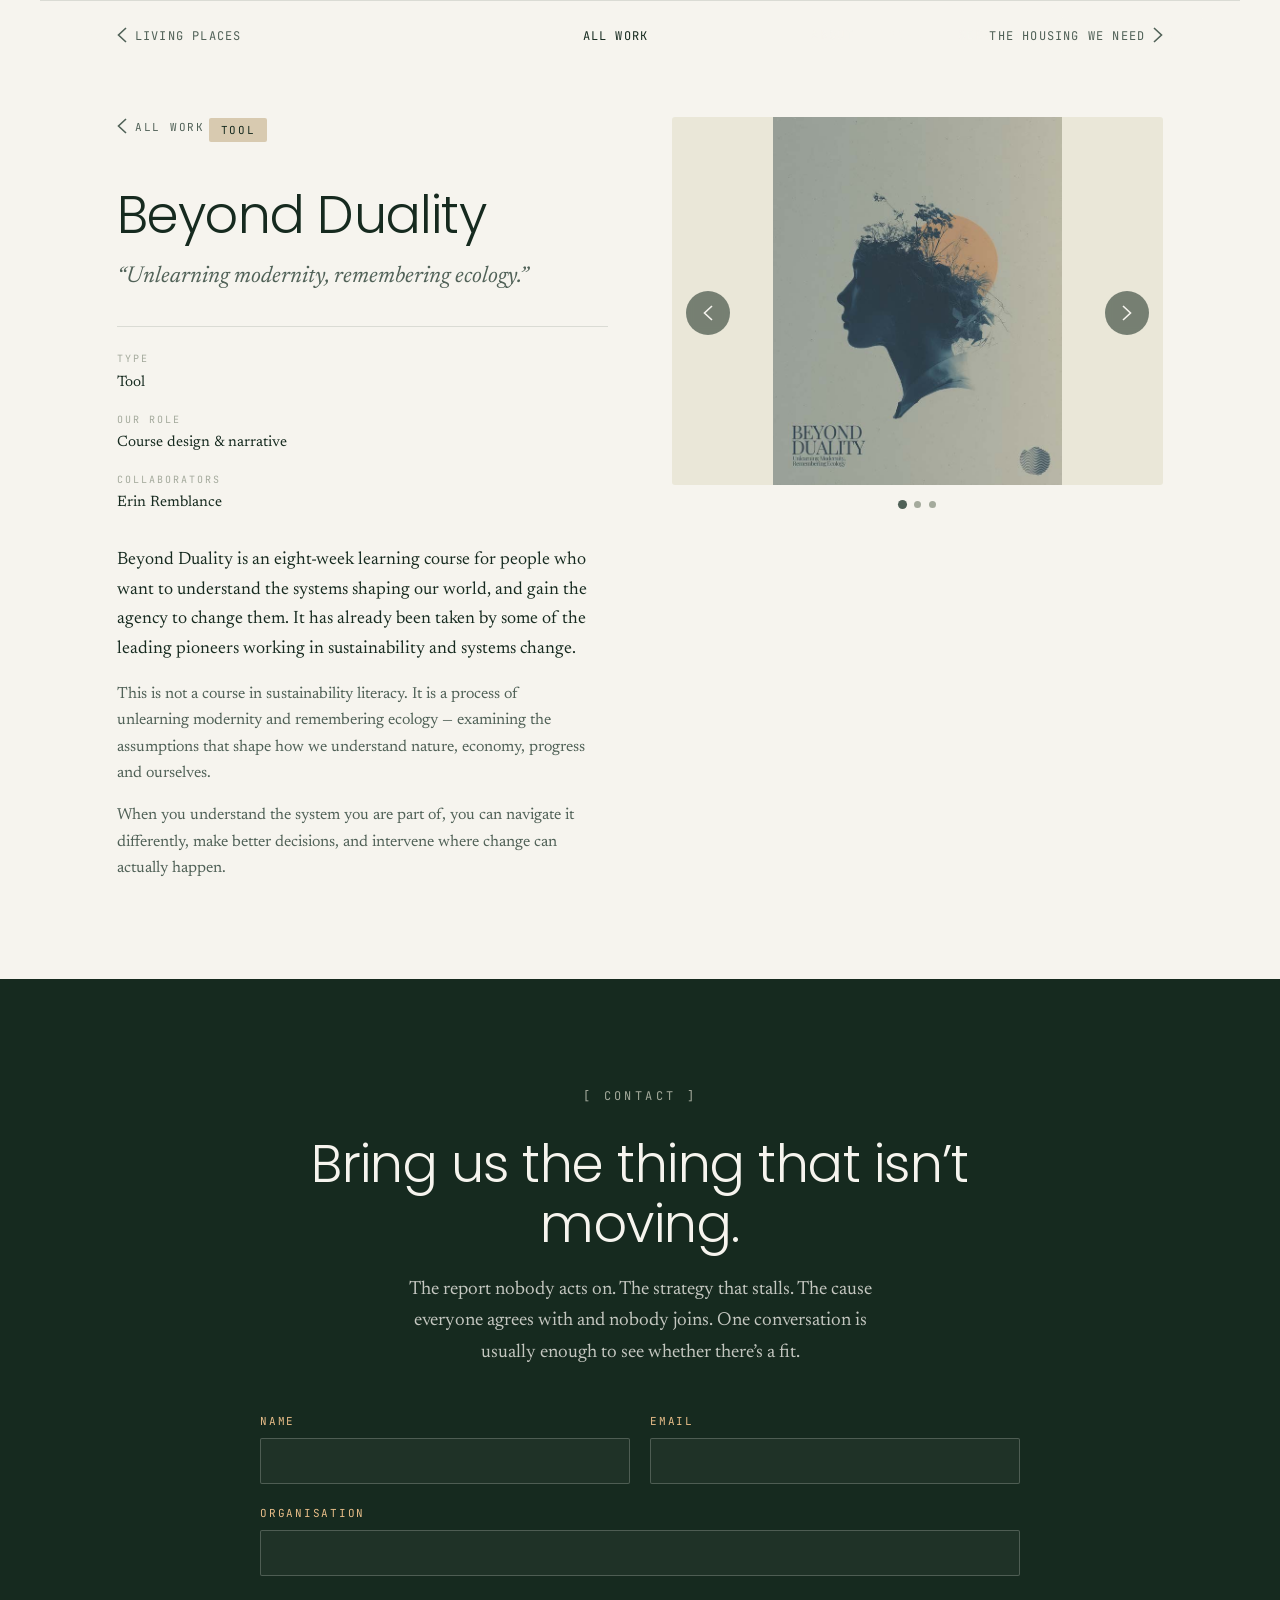
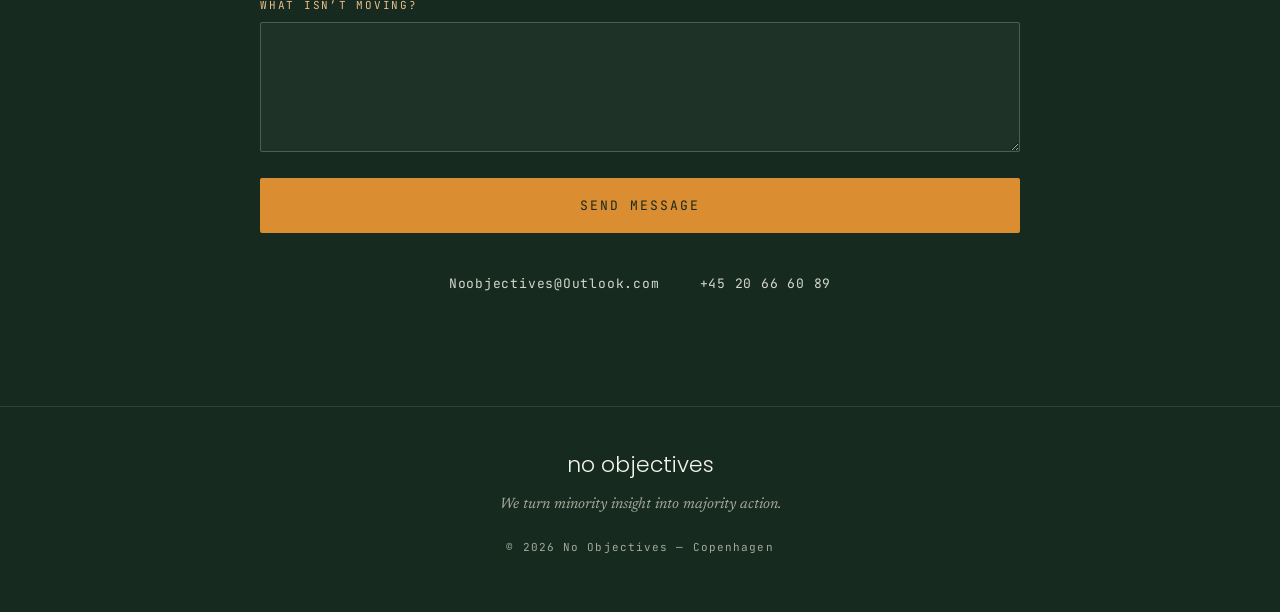
<file: work-beyond-duality.html>
<!DOCTYPE html>
<html lang="en">
<head>
  <meta charset="UTF-8">
  <meta name="viewport" content="width=device-width, initial-scale=1.0">
  <title>Beyond Duality — No Objectives</title>
  <meta name="description" content="Beyond Duality — An eight-week course to understand the systems shaping our world &mdash; and gain the agency to change them.">
  <link rel="preconnect" href="https://fonts.googleapis.com">
  <link rel="preconnect" href="https://fonts.gstatic.com" crossorigin>
  <link href="https://fonts.googleapis.com/css2?family=JetBrains+Mono:wght@400;500&family=Newsreader:ital,opsz,wght@0,6..72,300;0,6..72,400;0,6..72,500;1,6..72,400&family=Poppins:wght@300;400;500&display=swap" rel="stylesheet">
  <link rel="stylesheet" href="css/style.css">
</head>
<body>
  <nav id="nav">
    <a href="index.html" class="nav-logo">no objectives</a>
    <ul class="nav-links">
      <li><a href="about.html">About</a></li>
      <li><a href="work.html" class="active">Work</a></li>
      <li><a href="services.html">Services</a></li>
      <li><a href="contact.html" class="nav-cta">Get in touch</a></li>
    </ul>
    <button class="nav-toggle" id="nav-toggle" aria-label="Toggle menu" aria-expanded="false">
      <span></span><span></span>
    </button>
  </nav>
  <main>
    <article class="project-page reveal">
      <div class="project-info">
        <a class="project-back" href="work.html"><svg width="10" height="16" viewBox="0 0 10 16" fill="none" stroke="currentColor" stroke-width="1.6"><path d="M9 1L1.5 8 9 15"/></svg> All work</a>
        <span class="work-tag">Tool</span>
        <h1 class="project-page-title">Beyond Duality</h1>
        <p class="project-page-tagline">&ldquo;Unlearning modernity, remembering ecology.&rdquo;</p>
        <div class="project-facts">
          <div class="project-fact"><span class="lbl">Type</span><span class="val">Tool</span></div>
          <div class="project-fact"><span class="lbl">Our role</span><span class="val">Course design &amp; narrative</span></div>
          <div class="project-fact"><span class="lbl">Collaborators</span><span class="val">Erin Remblance</span></div>
        </div>
        <div class="project-text">
            <p>Beyond Duality is an eight-week learning course for people who want to understand the systems shaping our world, and gain the agency to change them. It has already been taken by some of the leading pioneers working in sustainability and systems change.</p>
            <p>This is not a course in sustainability literacy. It is a process of unlearning modernity and remembering ecology &mdash; examining the assumptions that shape how we understand nature, economy, progress and ourselves.</p>
            <p>When you understand the system you are part of, you can navigate it differently, make better decisions, and intervene where change can actually happen.</p>
        </div>
      </div>
      <div class="project-visual">
        <div class="slider">
          <div class="slider-track"><div class="slide"><img src="images/work/beyond-duality-1.jpg" alt="Beyond Duality course — image 1"></div><div class="slide"><img src="images/work/beyond-duality-2.jpg" alt="Beyond Duality course — image 2"></div><div class="slide"><img src="images/work/beyond-duality-3.jpg" alt="Beyond Duality course — image 3"></div></div>
          <button class="slider-btn prev" aria-label="Previous image"><svg width="10" height="16" viewBox="0 0 10 16" fill="none" stroke="currentColor" stroke-width="1.6"><path d="M9 1L1.5 8 9 15"/></svg></button>
          <button class="slider-btn next" aria-label="Next image"><svg width="10" height="16" viewBox="0 0 10 16" fill="none" stroke="currentColor" stroke-width="1.6"><path d="M1 1l7.5 7L1 15"/></svg></button>
          <div class="slider-dots"></div>
        </div>
      </div>
    </article>
    <nav class="project-pager">
      <a class="prev" href="work-living-places.html"><svg width="10" height="16" viewBox="0 0 10 16" fill="none" stroke="currentColor" stroke-width="1.6"><path d="M9 1L1.5 8 9 15"/></svg> Living Places</a>
      <a class="all" href="work.html">All work</a>
      <a class="next" href="work-housing.html">The Housing We Need <svg width="10" height="16" viewBox="0 0 10 16" fill="none" stroke="currentColor" stroke-width="1.6"><path d="M1 1l7.5 7L1 15"/></svg></a>
    </nav>
  </main>
  <section id="contact" class="contact-cta reveal">
    <div class="contact-cta-inner">
      <p class="eyebrow eyebrow-light">[ Contact ]</p>
      <h2 class="contact-title">Bring us the thing that isn&rsquo;t moving.</h2>
      <p class="contact-body">The report nobody acts on. The strategy that stalls. The cause everyone agrees with and nobody joins. One conversation is usually enough to see whether there&rsquo;s a fit.</p>
      <form class="cform" action="https://formsubmit.co/Noobjectives@Outlook.com" method="POST">
        <input type="hidden" name="_subject" value="New enquiry from noobjectives.com">
        <input type="hidden" name="_template" value="table">
        <input type="hidden" name="_captcha" value="false">
        <input type="text" name="_honey" class="cform-honey" tabindex="-1" autocomplete="off" aria-hidden="true">
        <div class="cform-grid">
          <div class="cform-field">
            <label for="beyond-duality-name">Name</label>
            <input id="beyond-duality-name" name="name" type="text" autocomplete="name" required>
          </div>
          <div class="cform-field">
            <label for="beyond-duality-email">Email</label>
            <input id="beyond-duality-email" name="email" type="email" autocomplete="email" required>
          </div>
          <div class="cform-field cform-span">
            <label for="beyond-duality-org">Organisation</label>
            <input id="beyond-duality-org" name="organisation" type="text" autocomplete="organization">
          </div>
          <div class="cform-field cform-span">
            <label for="beyond-duality-msg">What isn&rsquo;t moving?</label>
            <textarea id="beyond-duality-msg" name="message" rows="5" required></textarea>
          </div>
        </div>
        <button type="submit" class="btn btn-primary btn-lg">Send message</button>
      </form>
      <div class="contact-quick">
        <a href="mailto:Noobjectives@Outlook.com">Noobjectives@Outlook.com</a>
        <a href="tel:+4520666089">+45 20 66 60 89</a>
      </div>
    </div>
  </section>
  <footer class="footer">
    <p class="footer-logo">no objectives</p>
    <p class="footer-tag">We turn minority insight into majority action.</p>
    <p class="footer-copy">&copy; <span id="year"></span> No Objectives &mdash; Copenhagen</p>
  </footer>
  <script src="js/app.js"></script>
</body>
</html>
</file>
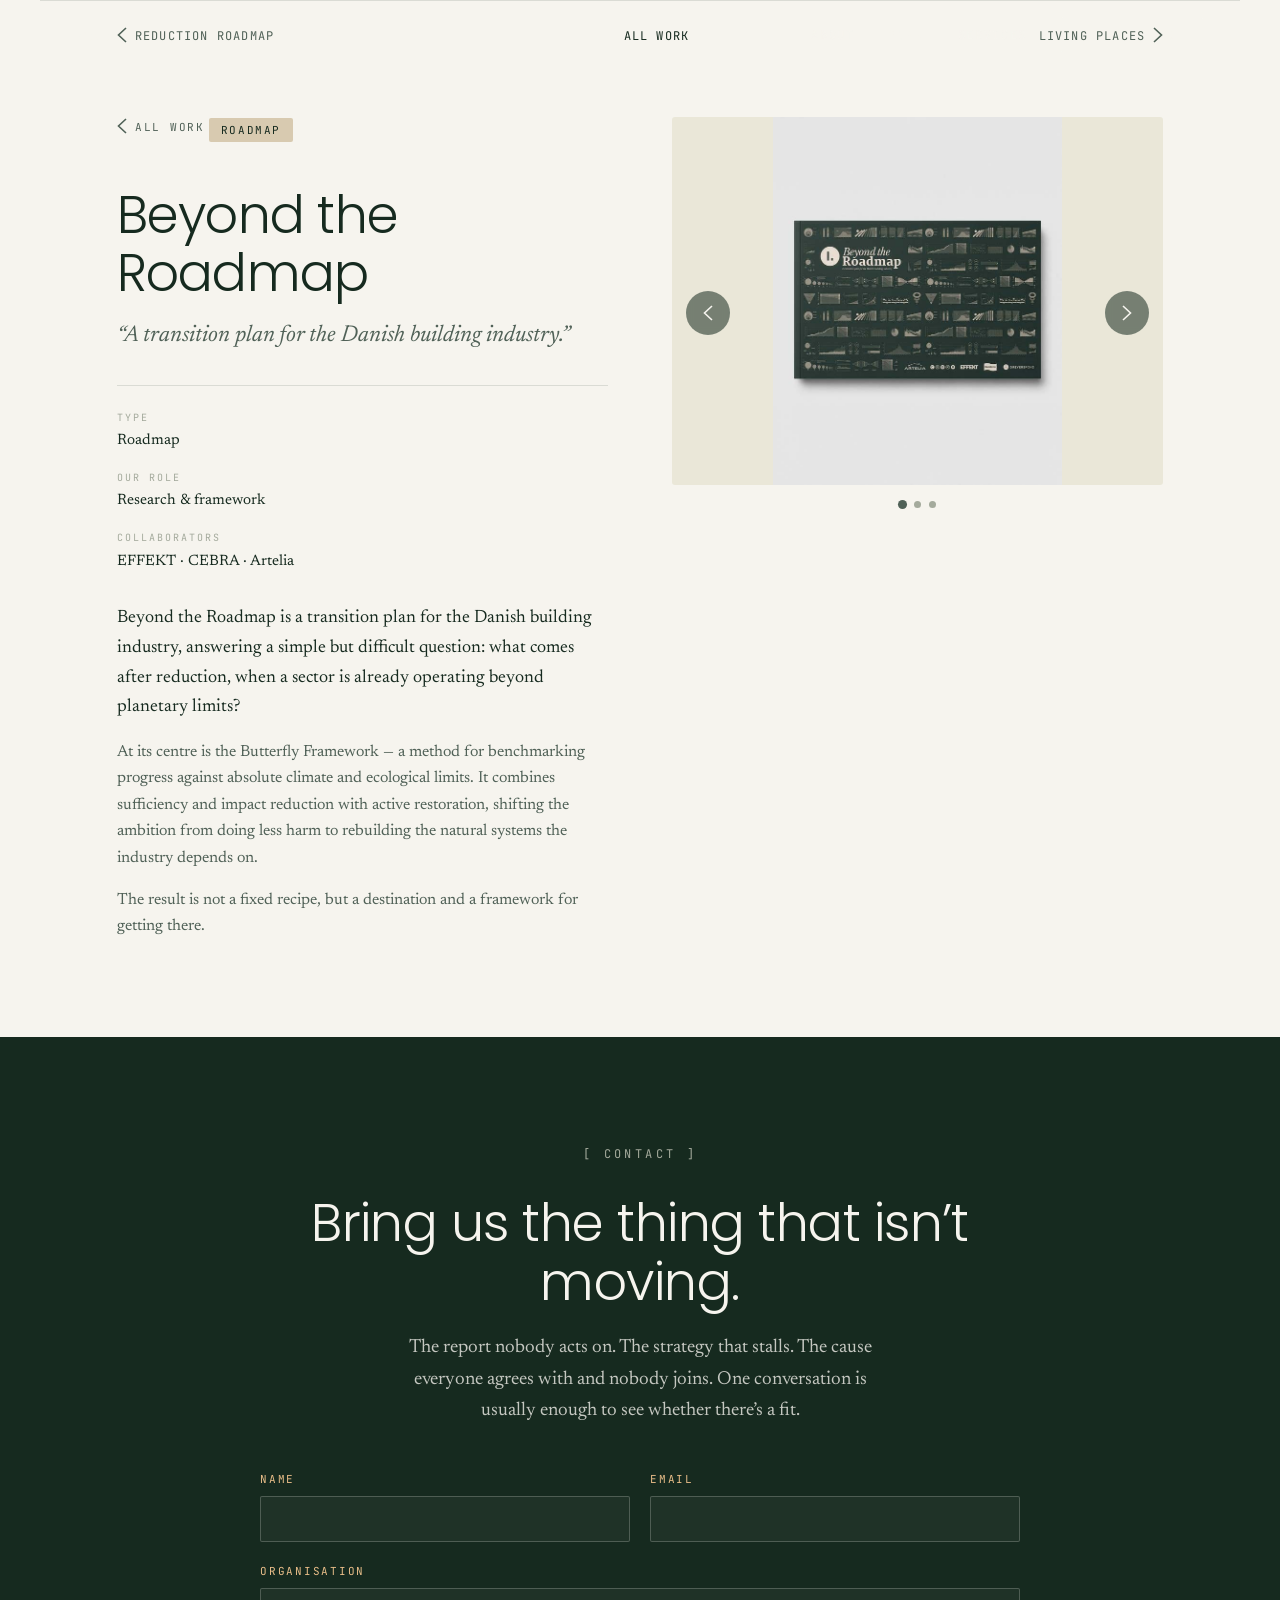
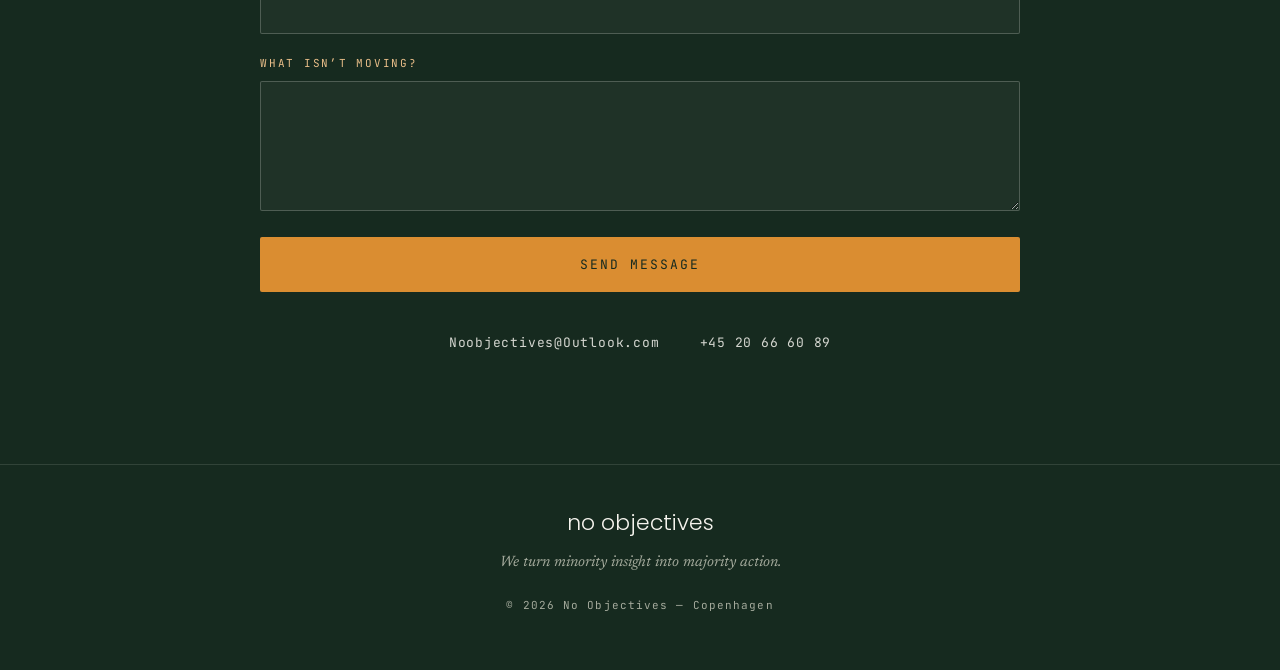
<file: work-beyond-roadmap.html>
<!DOCTYPE html>
<html lang="en">
<head>
  <meta charset="UTF-8">
  <meta name="viewport" content="width=device-width, initial-scale=1.0">
  <title>Beyond the Roadmap — No Objectives</title>
  <meta name="description" content="Beyond the Roadmap — What comes after reduction: benchmarking progress against absolute climate and ecological limits.">
  <link rel="preconnect" href="https://fonts.googleapis.com">
  <link rel="preconnect" href="https://fonts.gstatic.com" crossorigin>
  <link href="https://fonts.googleapis.com/css2?family=JetBrains+Mono:wght@400;500&family=Newsreader:ital,opsz,wght@0,6..72,300;0,6..72,400;0,6..72,500;1,6..72,400&family=Poppins:wght@300;400;500&display=swap" rel="stylesheet">
  <link rel="stylesheet" href="css/style.css">
</head>
<body>
  <nav id="nav">
    <a href="index.html" class="nav-logo">no objectives</a>
    <ul class="nav-links">
      <li><a href="about.html">About</a></li>
      <li><a href="work.html" class="active">Work</a></li>
      <li><a href="services.html">Services</a></li>
      <li><a href="contact.html" class="nav-cta">Get in touch</a></li>
    </ul>
    <button class="nav-toggle" id="nav-toggle" aria-label="Toggle menu" aria-expanded="false">
      <span></span><span></span>
    </button>
  </nav>
  <main>
    <article class="project-page reveal">
      <div class="project-info">
        <a class="project-back" href="work.html"><svg width="10" height="16" viewBox="0 0 10 16" fill="none" stroke="currentColor" stroke-width="1.6"><path d="M9 1L1.5 8 9 15"/></svg> All work</a>
        <span class="work-tag">Roadmap</span>
        <h1 class="project-page-title">Beyond the Roadmap</h1>
        <p class="project-page-tagline">&ldquo;A transition plan for the Danish building industry.&rdquo;</p>
        <div class="project-facts">
          <div class="project-fact"><span class="lbl">Type</span><span class="val">Roadmap</span></div>
          <div class="project-fact"><span class="lbl">Our role</span><span class="val">Research &amp; framework</span></div>
          <div class="project-fact"><span class="lbl">Collaborators</span><span class="val">EFFEKT &middot; CEBRA &middot; Artelia</span></div>
        </div>
        <div class="project-text">
            <p>Beyond the Roadmap is a transition plan for the Danish building industry, answering a simple but difficult question: what comes after reduction, when a sector is already operating beyond planetary limits?</p>
            <p>At its centre is the Butterfly Framework &mdash; a method for benchmarking progress against absolute climate and ecological limits. It combines sufficiency and impact reduction with active restoration, shifting the ambition from doing less harm to rebuilding the natural systems the industry depends on.</p>
            <p>The result is not a fixed recipe, but a destination and a framework for getting there.</p>
        </div>
      </div>
      <div class="project-visual">
        <div class="slider">
          <div class="slider-track"><div class="slide"><img src="images/work/beyond-roadmap-1.jpg" alt="Beyond the Roadmap transition plan — image 1"></div><div class="slide"><img src="images/work/beyond-roadmap-2.jpg" alt="Beyond the Roadmap transition plan — image 2"></div><div class="slide"><img src="images/work/beyond-roadmap-3.jpg" alt="Beyond the Roadmap transition plan — image 3"></div></div>
          <button class="slider-btn prev" aria-label="Previous image"><svg width="10" height="16" viewBox="0 0 10 16" fill="none" stroke="currentColor" stroke-width="1.6"><path d="M9 1L1.5 8 9 15"/></svg></button>
          <button class="slider-btn next" aria-label="Next image"><svg width="10" height="16" viewBox="0 0 10 16" fill="none" stroke="currentColor" stroke-width="1.6"><path d="M1 1l7.5 7L1 15"/></svg></button>
          <div class="slider-dots"></div>
        </div>
      </div>
    </article>
    <nav class="project-pager">
      <a class="prev" href="work-reduction-roadmap.html"><svg width="10" height="16" viewBox="0 0 10 16" fill="none" stroke="currentColor" stroke-width="1.6"><path d="M9 1L1.5 8 9 15"/></svg> Reduction Roadmap</a>
      <a class="all" href="work.html">All work</a>
      <a class="next" href="work-living-places.html">Living Places <svg width="10" height="16" viewBox="0 0 10 16" fill="none" stroke="currentColor" stroke-width="1.6"><path d="M1 1l7.5 7L1 15"/></svg></a>
    </nav>
  </main>
  <section id="contact" class="contact-cta reveal">
    <div class="contact-cta-inner">
      <p class="eyebrow eyebrow-light">[ Contact ]</p>
      <h2 class="contact-title">Bring us the thing that isn&rsquo;t moving.</h2>
      <p class="contact-body">The report nobody acts on. The strategy that stalls. The cause everyone agrees with and nobody joins. One conversation is usually enough to see whether there&rsquo;s a fit.</p>
      <form class="cform" action="https://formsubmit.co/Noobjectives@Outlook.com" method="POST">
        <input type="hidden" name="_subject" value="New enquiry from noobjectives.com">
        <input type="hidden" name="_template" value="table">
        <input type="hidden" name="_captcha" value="false">
        <input type="text" name="_honey" class="cform-honey" tabindex="-1" autocomplete="off" aria-hidden="true">
        <div class="cform-grid">
          <div class="cform-field">
            <label for="beyond-roadmap-name">Name</label>
            <input id="beyond-roadmap-name" name="name" type="text" autocomplete="name" required>
          </div>
          <div class="cform-field">
            <label for="beyond-roadmap-email">Email</label>
            <input id="beyond-roadmap-email" name="email" type="email" autocomplete="email" required>
          </div>
          <div class="cform-field cform-span">
            <label for="beyond-roadmap-org">Organisation</label>
            <input id="beyond-roadmap-org" name="organisation" type="text" autocomplete="organization">
          </div>
          <div class="cform-field cform-span">
            <label for="beyond-roadmap-msg">What isn&rsquo;t moving?</label>
            <textarea id="beyond-roadmap-msg" name="message" rows="5" required></textarea>
          </div>
        </div>
        <button type="submit" class="btn btn-primary btn-lg">Send message</button>
      </form>
      <div class="contact-quick">
        <a href="mailto:Noobjectives@Outlook.com">Noobjectives@Outlook.com</a>
        <a href="tel:+4520666089">+45 20 66 60 89</a>
      </div>
    </div>
  </section>
  <footer class="footer">
    <p class="footer-logo">no objectives</p>
    <p class="footer-tag">We turn minority insight into majority action.</p>
    <p class="footer-copy">&copy; <span id="year"></span> No Objectives &mdash; Copenhagen</p>
  </footer>
  <script src="js/app.js"></script>
</body>
</html>
</file>
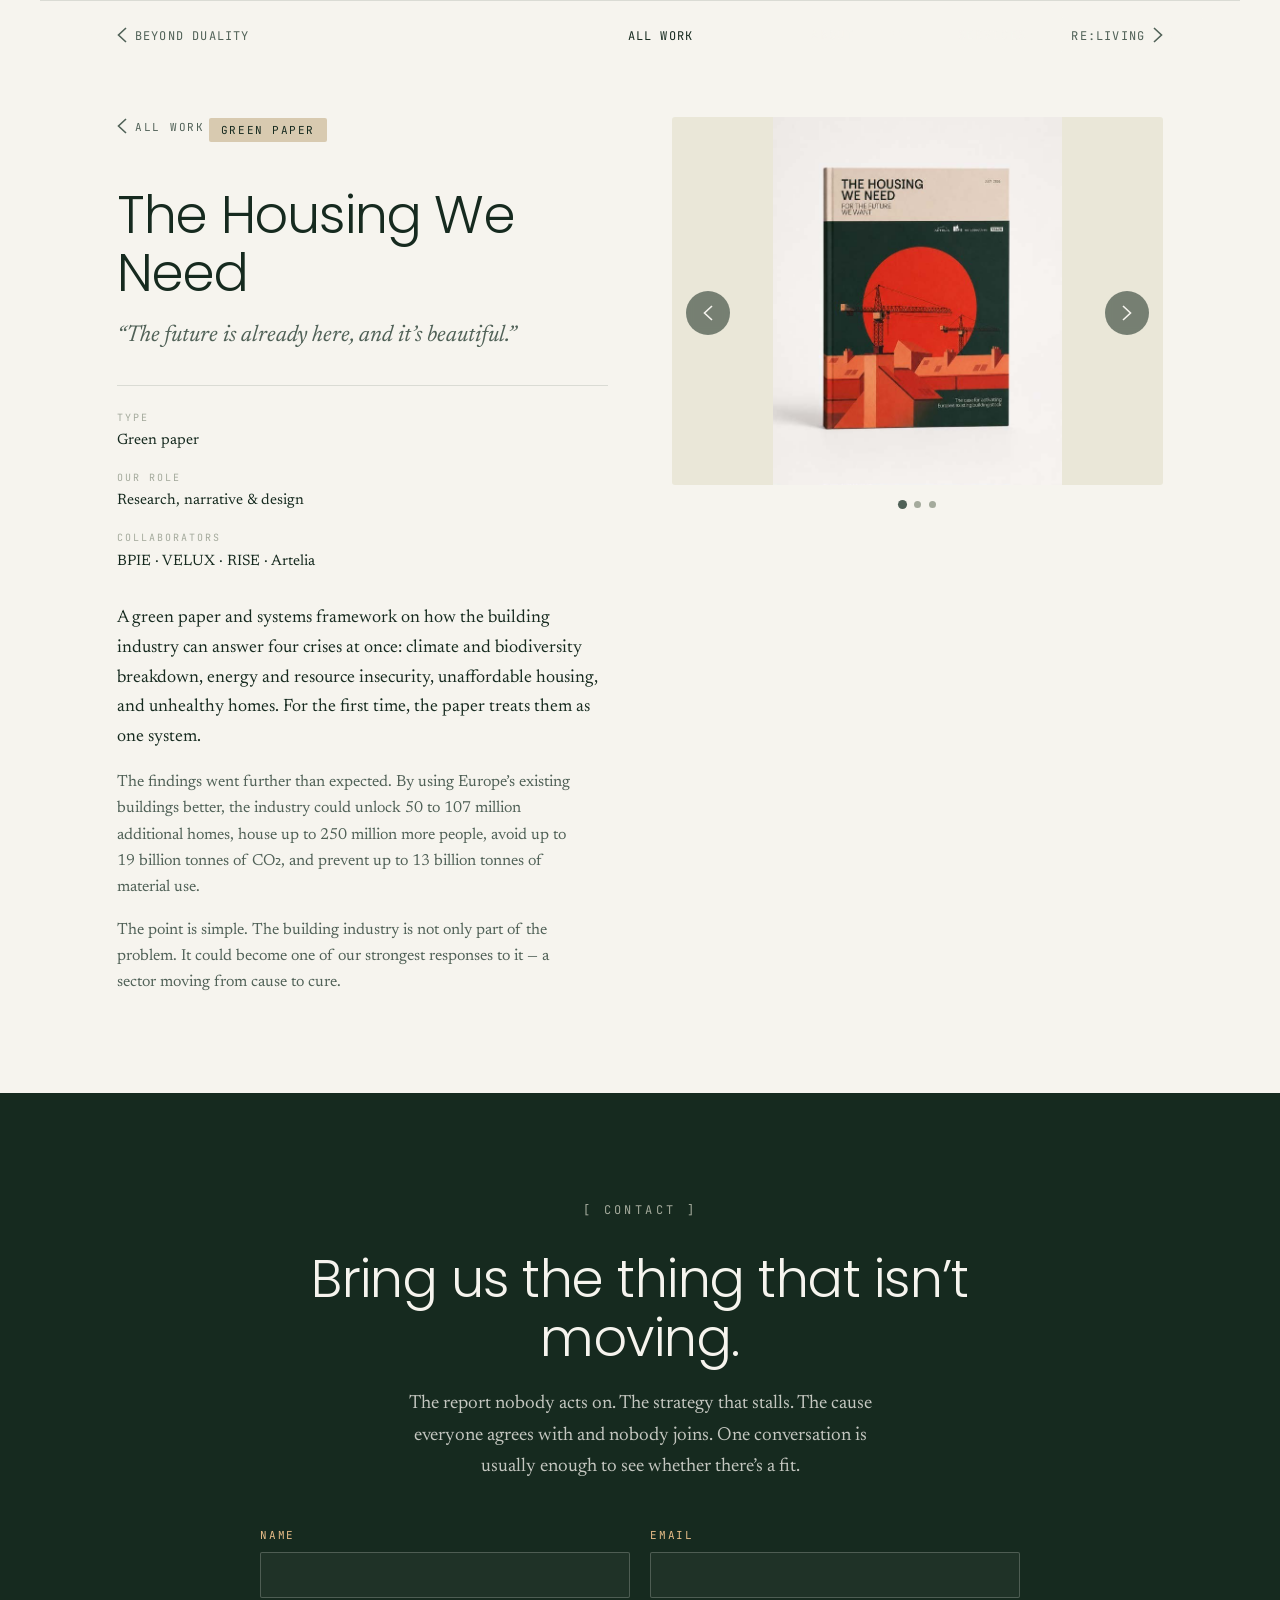
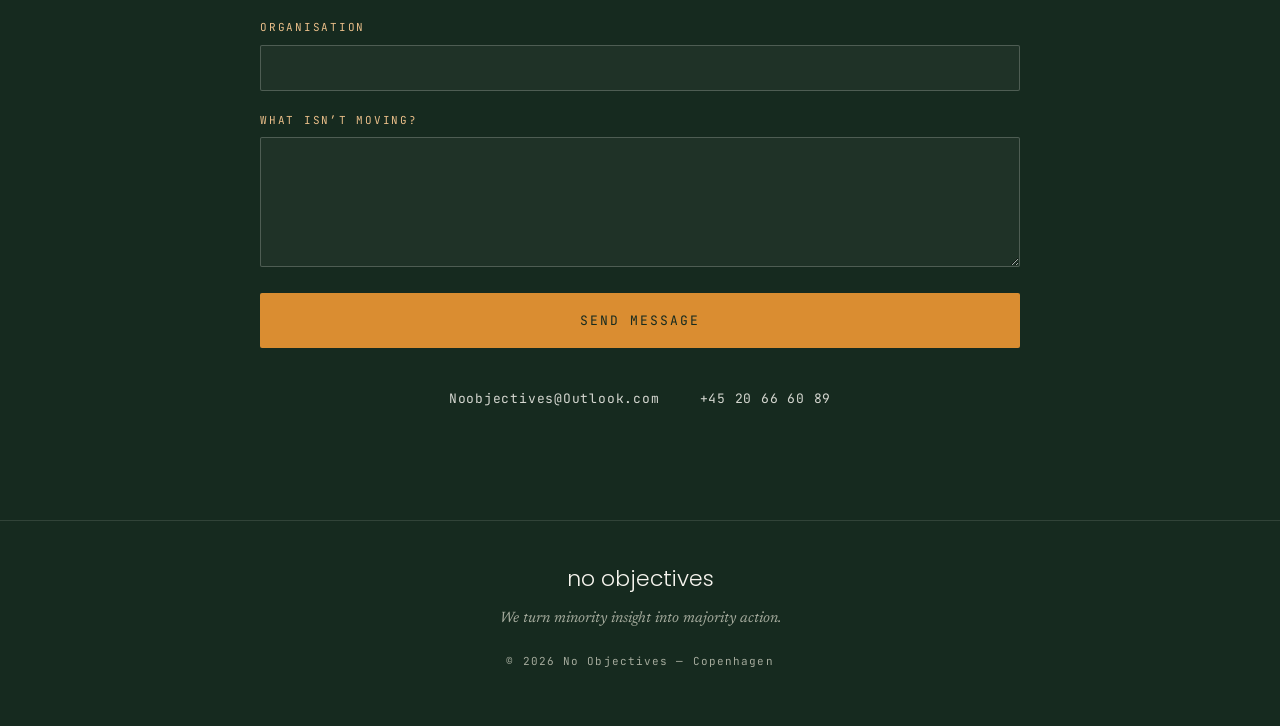
<file: work-housing.html>
<!DOCTYPE html>
<html lang="en">
<head>
  <meta charset="UTF-8">
  <meta name="viewport" content="width=device-width, initial-scale=1.0">
  <title>The Housing We Need — No Objectives</title>
  <meta name="description" content="The Housing We Need — Better use of Europe&rsquo;s existing buildings could unlock up to 107 million homes and avoid up to 19 billion tonnes of CO&#8322;.">
  <link rel="preconnect" href="https://fonts.googleapis.com">
  <link rel="preconnect" href="https://fonts.gstatic.com" crossorigin>
  <link href="https://fonts.googleapis.com/css2?family=JetBrains+Mono:wght@400;500&family=Newsreader:ital,opsz,wght@0,6..72,300;0,6..72,400;0,6..72,500;1,6..72,400&family=Poppins:wght@300;400;500&display=swap" rel="stylesheet">
  <link rel="stylesheet" href="css/style.css">
</head>
<body>
  <nav id="nav">
    <a href="index.html" class="nav-logo">no objectives</a>
    <ul class="nav-links">
      <li><a href="about.html">About</a></li>
      <li><a href="work.html" class="active">Work</a></li>
      <li><a href="services.html">Services</a></li>
      <li><a href="contact.html" class="nav-cta">Get in touch</a></li>
    </ul>
    <button class="nav-toggle" id="nav-toggle" aria-label="Toggle menu" aria-expanded="false">
      <span></span><span></span>
    </button>
  </nav>
  <main>
    <article class="project-page reveal">
      <div class="project-info">
        <a class="project-back" href="work.html"><svg width="10" height="16" viewBox="0 0 10 16" fill="none" stroke="currentColor" stroke-width="1.6"><path d="M9 1L1.5 8 9 15"/></svg> All work</a>
        <span class="work-tag">Green paper</span>
        <h1 class="project-page-title">The Housing We Need</h1>
        <p class="project-page-tagline">&ldquo;The future is already here, and it&rsquo;s beautiful.&rdquo;</p>
        <div class="project-facts">
          <div class="project-fact"><span class="lbl">Type</span><span class="val">Green paper</span></div>
          <div class="project-fact"><span class="lbl">Our role</span><span class="val">Research, narrative &amp; design</span></div>
          <div class="project-fact"><span class="lbl">Collaborators</span><span class="val">BPIE &middot; VELUX &middot; RISE &middot; Artelia</span></div>
        </div>
        <div class="project-text">
            <p>A green paper and systems framework on how the building industry can answer four crises at once: climate and biodiversity breakdown, energy and resource insecurity, unaffordable housing, and unhealthy homes. For the first time, the paper treats them as one system.</p>
            <p>The findings went further than expected. By using Europe&rsquo;s existing buildings better, the industry could unlock 50 to 107 million additional homes, house up to 250 million more people, avoid up to 19 billion tonnes of CO&#8322;, and prevent up to 13 billion tonnes of material use.</p>
            <p>The point is simple. The building industry is not only part of the problem. It could become one of our strongest responses to it &mdash; a sector moving from cause to cure.</p>
        </div>
      </div>
      <div class="project-visual">
        <div class="slider">
          <div class="slider-track"><div class="slide"><img src="images/work/housing-1.jpg" alt="The Housing We Need green paper — image 1"></div><div class="slide"><img src="images/work/housing-2.jpg" alt="The Housing We Need green paper — image 2"></div><div class="slide"><img src="images/work/housing-3.jpg" alt="The Housing We Need green paper — image 3"></div></div>
          <button class="slider-btn prev" aria-label="Previous image"><svg width="10" height="16" viewBox="0 0 10 16" fill="none" stroke="currentColor" stroke-width="1.6"><path d="M9 1L1.5 8 9 15"/></svg></button>
          <button class="slider-btn next" aria-label="Next image"><svg width="10" height="16" viewBox="0 0 10 16" fill="none" stroke="currentColor" stroke-width="1.6"><path d="M1 1l7.5 7L1 15"/></svg></button>
          <div class="slider-dots"></div>
        </div>
      </div>
    </article>
    <nav class="project-pager">
      <a class="prev" href="work-beyond-duality.html"><svg width="10" height="16" viewBox="0 0 10 16" fill="none" stroke="currentColor" stroke-width="1.6"><path d="M9 1L1.5 8 9 15"/></svg> Beyond Duality</a>
      <a class="all" href="work.html">All work</a>
      <a class="next" href="work-reliving.html">Re:Living <svg width="10" height="16" viewBox="0 0 10 16" fill="none" stroke="currentColor" stroke-width="1.6"><path d="M1 1l7.5 7L1 15"/></svg></a>
    </nav>
  </main>
  <section id="contact" class="contact-cta reveal">
    <div class="contact-cta-inner">
      <p class="eyebrow eyebrow-light">[ Contact ]</p>
      <h2 class="contact-title">Bring us the thing that isn&rsquo;t moving.</h2>
      <p class="contact-body">The report nobody acts on. The strategy that stalls. The cause everyone agrees with and nobody joins. One conversation is usually enough to see whether there&rsquo;s a fit.</p>
      <form class="cform" action="https://formsubmit.co/Noobjectives@Outlook.com" method="POST">
        <input type="hidden" name="_subject" value="New enquiry from noobjectives.com">
        <input type="hidden" name="_template" value="table">
        <input type="hidden" name="_captcha" value="false">
        <input type="text" name="_honey" class="cform-honey" tabindex="-1" autocomplete="off" aria-hidden="true">
        <div class="cform-grid">
          <div class="cform-field">
            <label for="housing-name">Name</label>
            <input id="housing-name" name="name" type="text" autocomplete="name" required>
          </div>
          <div class="cform-field">
            <label for="housing-email">Email</label>
            <input id="housing-email" name="email" type="email" autocomplete="email" required>
          </div>
          <div class="cform-field cform-span">
            <label for="housing-org">Organisation</label>
            <input id="housing-org" name="organisation" type="text" autocomplete="organization">
          </div>
          <div class="cform-field cform-span">
            <label for="housing-msg">What isn&rsquo;t moving?</label>
            <textarea id="housing-msg" name="message" rows="5" required></textarea>
          </div>
        </div>
        <button type="submit" class="btn btn-primary btn-lg">Send message</button>
      </form>
      <div class="contact-quick">
        <a href="mailto:Noobjectives@Outlook.com">Noobjectives@Outlook.com</a>
        <a href="tel:+4520666089">+45 20 66 60 89</a>
      </div>
    </div>
  </section>
  <footer class="footer">
    <p class="footer-logo">no objectives</p>
    <p class="footer-tag">We turn minority insight into majority action.</p>
    <p class="footer-copy">&copy; <span id="year"></span> No Objectives &mdash; Copenhagen</p>
  </footer>
  <script src="js/app.js"></script>
</body>
</html>
</file>
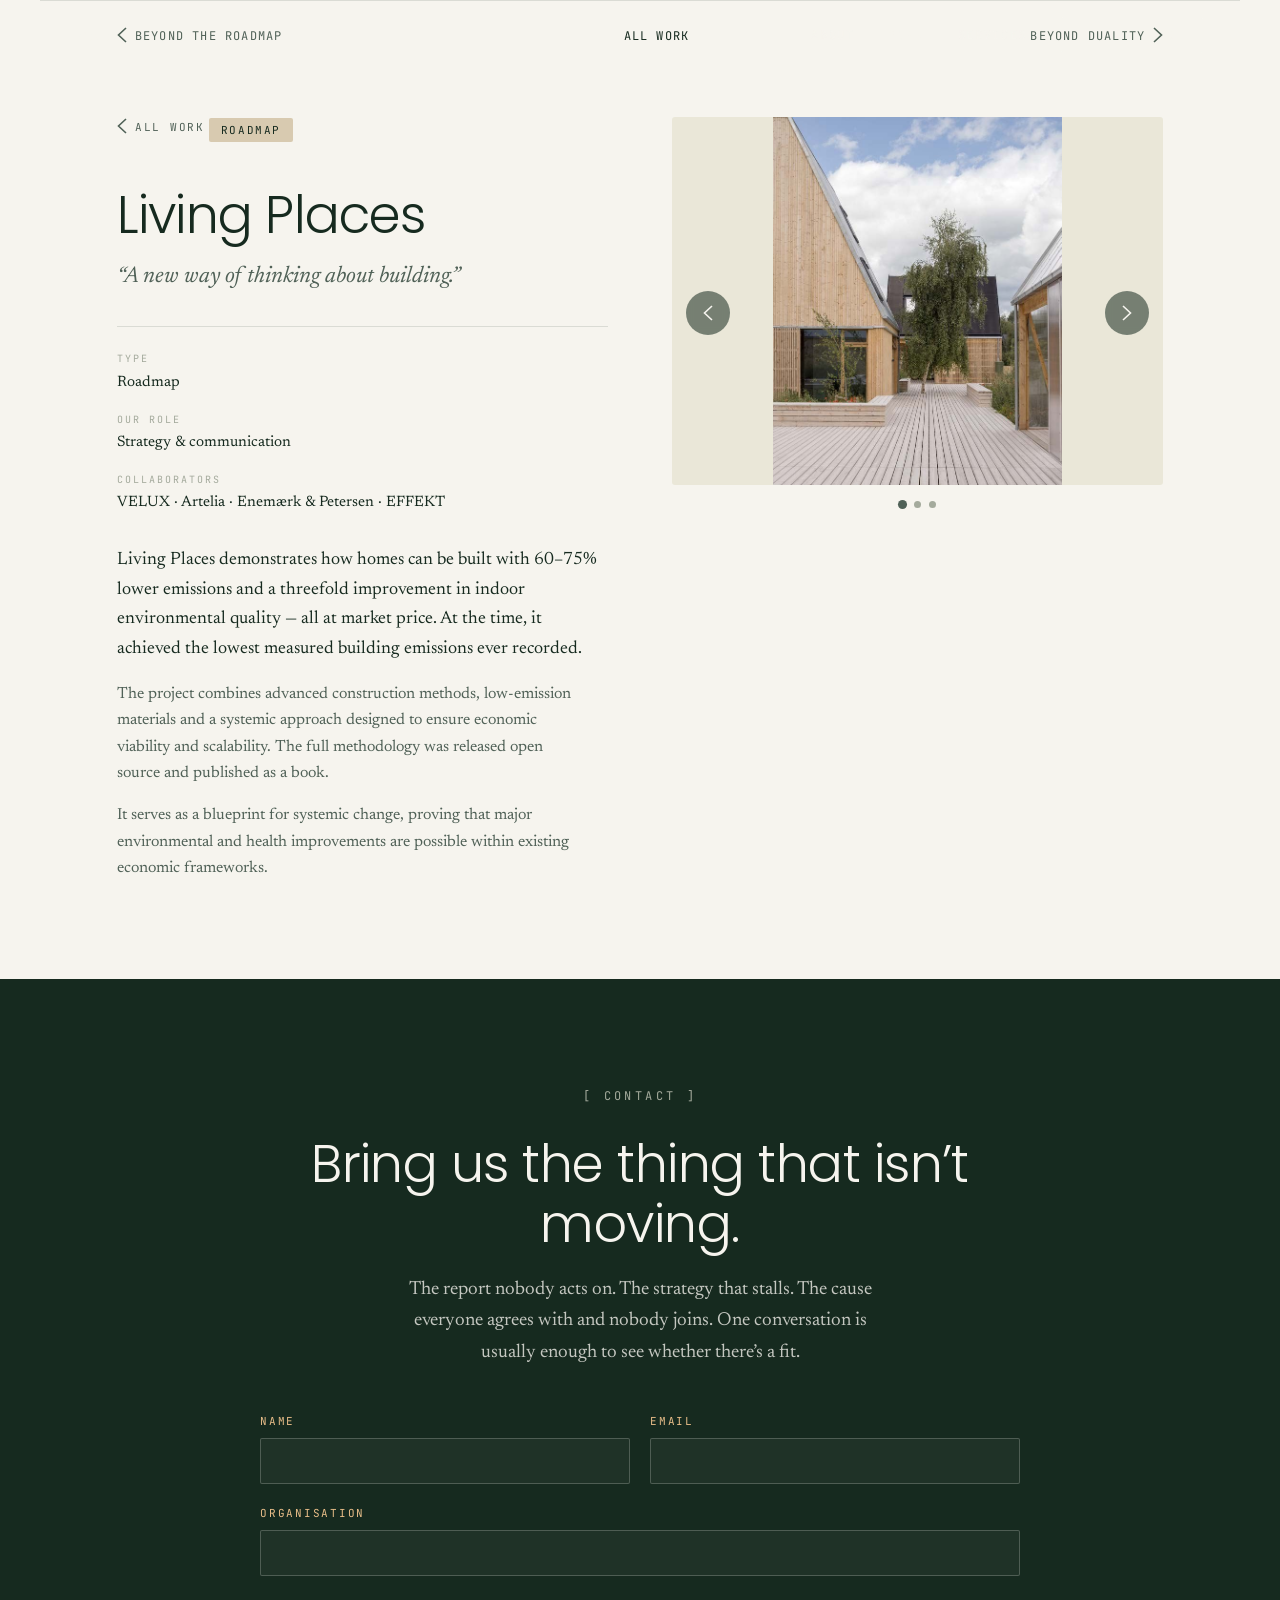
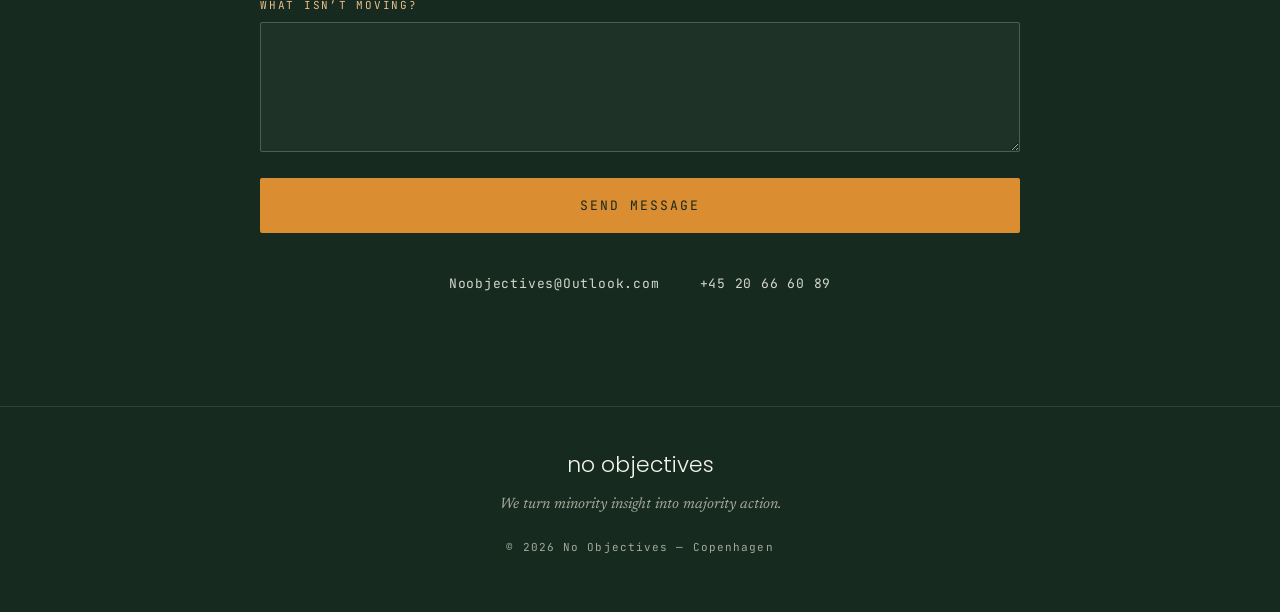
<file: work-living-places.html>
<!DOCTYPE html>
<html lang="en">
<head>
  <meta charset="UTF-8">
  <meta name="viewport" content="width=device-width, initial-scale=1.0">
  <title>Living Places — No Objectives</title>
  <meta name="description" content="Living Places — Homes with 60&ndash;75% lower emissions and threefold better indoor quality &mdash; at market price. Released open source.">
  <link rel="preconnect" href="https://fonts.googleapis.com">
  <link rel="preconnect" href="https://fonts.gstatic.com" crossorigin>
  <link href="https://fonts.googleapis.com/css2?family=JetBrains+Mono:wght@400;500&family=Newsreader:ital,opsz,wght@0,6..72,300;0,6..72,400;0,6..72,500;1,6..72,400&family=Poppins:wght@300;400;500&display=swap" rel="stylesheet">
  <link rel="stylesheet" href="css/style.css">
</head>
<body>
  <nav id="nav">
    <a href="index.html" class="nav-logo">no objectives</a>
    <ul class="nav-links">
      <li><a href="about.html">About</a></li>
      <li><a href="work.html" class="active">Work</a></li>
      <li><a href="services.html">Services</a></li>
      <li><a href="contact.html" class="nav-cta">Get in touch</a></li>
    </ul>
    <button class="nav-toggle" id="nav-toggle" aria-label="Toggle menu" aria-expanded="false">
      <span></span><span></span>
    </button>
  </nav>
  <main>
    <article class="project-page reveal">
      <div class="project-info">
        <a class="project-back" href="work.html"><svg width="10" height="16" viewBox="0 0 10 16" fill="none" stroke="currentColor" stroke-width="1.6"><path d="M9 1L1.5 8 9 15"/></svg> All work</a>
        <span class="work-tag">Roadmap</span>
        <h1 class="project-page-title">Living Places</h1>
        <p class="project-page-tagline">&ldquo;A new way of thinking about building.&rdquo;</p>
        <div class="project-facts">
          <div class="project-fact"><span class="lbl">Type</span><span class="val">Roadmap</span></div>
          <div class="project-fact"><span class="lbl">Our role</span><span class="val">Strategy &amp; communication</span></div>
          <div class="project-fact"><span class="lbl">Collaborators</span><span class="val">VELUX &middot; Artelia &middot; Enem&aelig;rk &amp; Petersen &middot; EFFEKT</span></div>
        </div>
        <div class="project-text">
            <p>Living Places demonstrates how homes can be built with 60&ndash;75% lower emissions and a threefold improvement in indoor environmental quality &mdash; all at market price. At the time, it achieved the lowest measured building emissions ever recorded.</p>
            <p>The project combines advanced construction methods, low-emission materials and a systemic approach designed to ensure economic viability and scalability. The full methodology was released open source and published as a book.</p>
            <p>It serves as a blueprint for systemic change, proving that major environmental and health improvements are possible within existing economic frameworks.</p>
        </div>
      </div>
      <div class="project-visual">
        <div class="slider">
          <div class="slider-track"><div class="slide"><img src="images/work/living-places-1.jpg" alt="Living Places Copenhagen — image 1"></div><div class="slide"><img src="images/work/living-places-2.jpg" alt="Living Places Copenhagen — image 2"></div><div class="slide"><img src="images/work/living-places-3.jpg" alt="Living Places Copenhagen — image 3"></div></div>
          <button class="slider-btn prev" aria-label="Previous image"><svg width="10" height="16" viewBox="0 0 10 16" fill="none" stroke="currentColor" stroke-width="1.6"><path d="M9 1L1.5 8 9 15"/></svg></button>
          <button class="slider-btn next" aria-label="Next image"><svg width="10" height="16" viewBox="0 0 10 16" fill="none" stroke="currentColor" stroke-width="1.6"><path d="M1 1l7.5 7L1 15"/></svg></button>
          <div class="slider-dots"></div>
        </div>
      </div>
    </article>
    <nav class="project-pager">
      <a class="prev" href="work-beyond-roadmap.html"><svg width="10" height="16" viewBox="0 0 10 16" fill="none" stroke="currentColor" stroke-width="1.6"><path d="M9 1L1.5 8 9 15"/></svg> Beyond the Roadmap</a>
      <a class="all" href="work.html">All work</a>
      <a class="next" href="work-beyond-duality.html">Beyond Duality <svg width="10" height="16" viewBox="0 0 10 16" fill="none" stroke="currentColor" stroke-width="1.6"><path d="M1 1l7.5 7L1 15"/></svg></a>
    </nav>
  </main>
  <section id="contact" class="contact-cta reveal">
    <div class="contact-cta-inner">
      <p class="eyebrow eyebrow-light">[ Contact ]</p>
      <h2 class="contact-title">Bring us the thing that isn&rsquo;t moving.</h2>
      <p class="contact-body">The report nobody acts on. The strategy that stalls. The cause everyone agrees with and nobody joins. One conversation is usually enough to see whether there&rsquo;s a fit.</p>
      <form class="cform" action="https://formsubmit.co/Noobjectives@Outlook.com" method="POST">
        <input type="hidden" name="_subject" value="New enquiry from noobjectives.com">
        <input type="hidden" name="_template" value="table">
        <input type="hidden" name="_captcha" value="false">
        <input type="text" name="_honey" class="cform-honey" tabindex="-1" autocomplete="off" aria-hidden="true">
        <div class="cform-grid">
          <div class="cform-field">
            <label for="living-places-name">Name</label>
            <input id="living-places-name" name="name" type="text" autocomplete="name" required>
          </div>
          <div class="cform-field">
            <label for="living-places-email">Email</label>
            <input id="living-places-email" name="email" type="email" autocomplete="email" required>
          </div>
          <div class="cform-field cform-span">
            <label for="living-places-org">Organisation</label>
            <input id="living-places-org" name="organisation" type="text" autocomplete="organization">
          </div>
          <div class="cform-field cform-span">
            <label for="living-places-msg">What isn&rsquo;t moving?</label>
            <textarea id="living-places-msg" name="message" rows="5" required></textarea>
          </div>
        </div>
        <button type="submit" class="btn btn-primary btn-lg">Send message</button>
      </form>
      <div class="contact-quick">
        <a href="mailto:Noobjectives@Outlook.com">Noobjectives@Outlook.com</a>
        <a href="tel:+4520666089">+45 20 66 60 89</a>
      </div>
    </div>
  </section>
  <footer class="footer">
    <p class="footer-logo">no objectives</p>
    <p class="footer-tag">We turn minority insight into majority action.</p>
    <p class="footer-copy">&copy; <span id="year"></span> No Objectives &mdash; Copenhagen</p>
  </footer>
  <script src="js/app.js"></script>
</body>
</html>
</file>
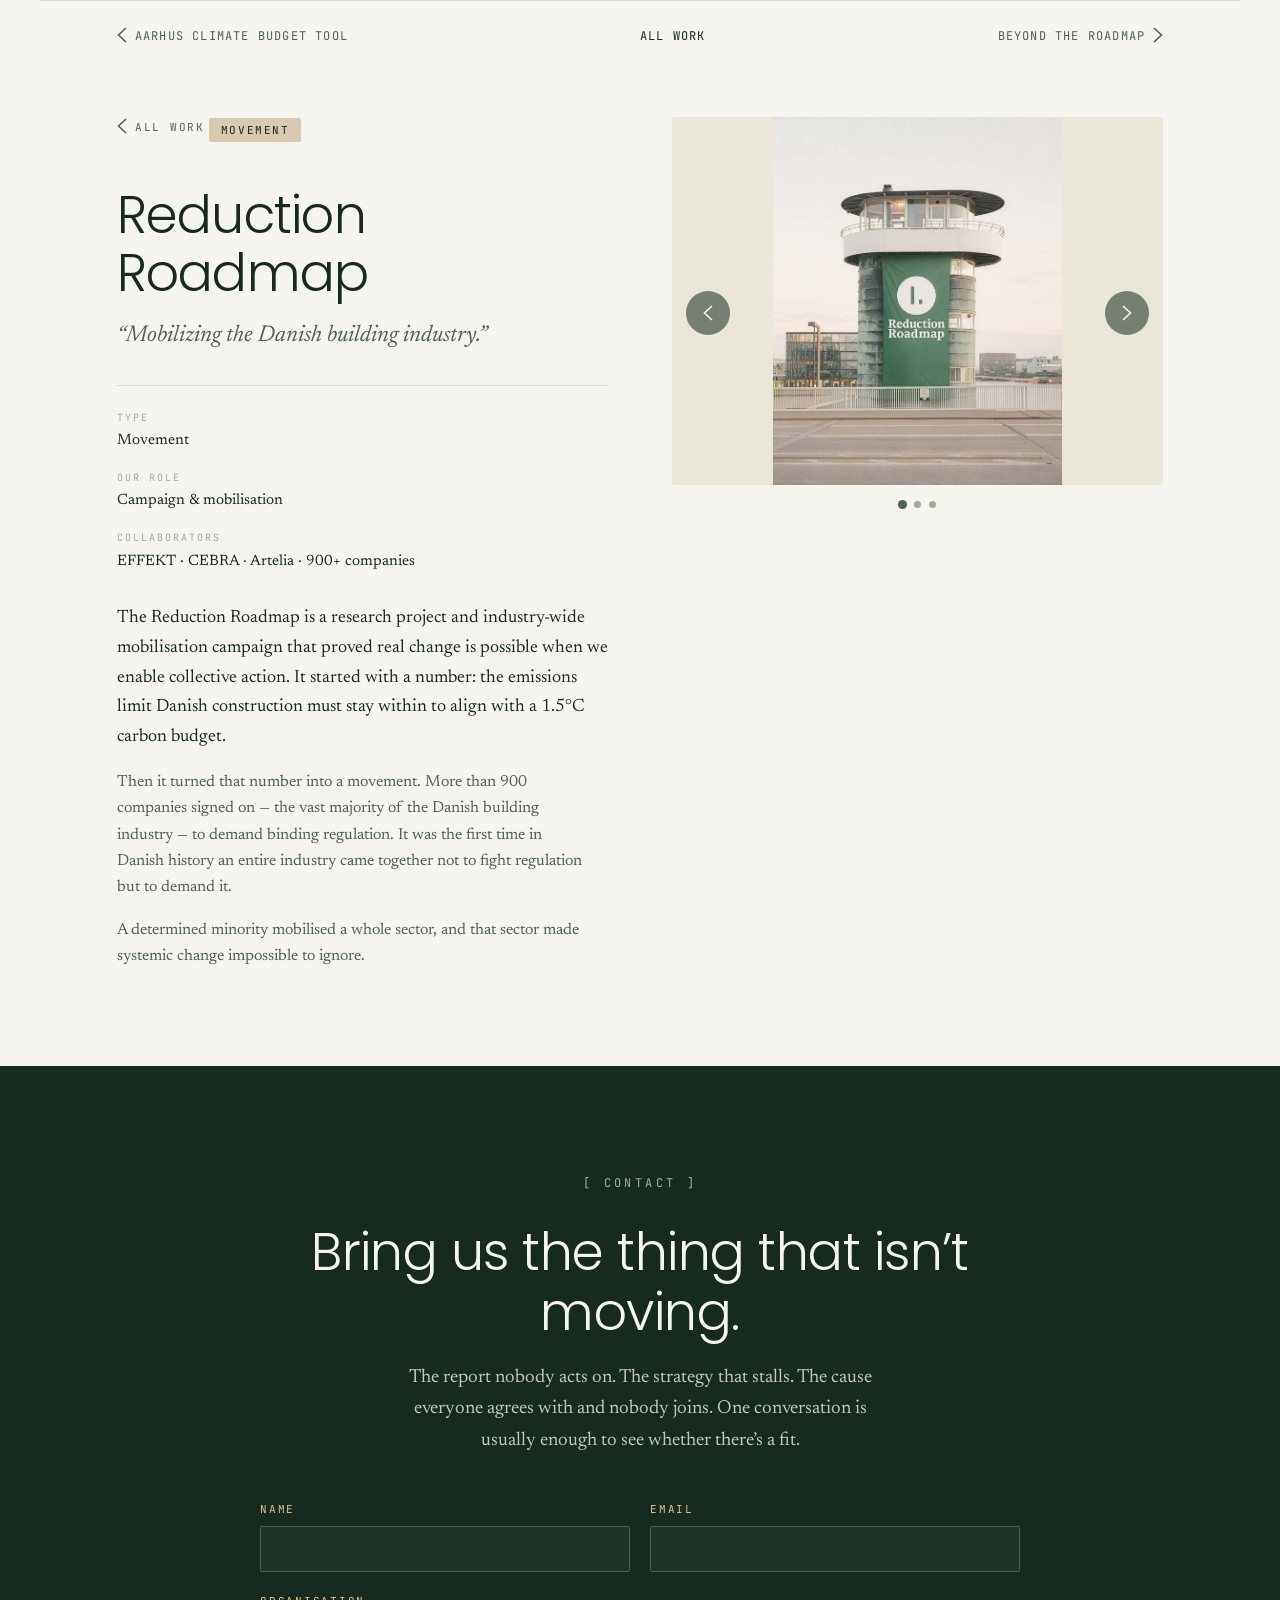
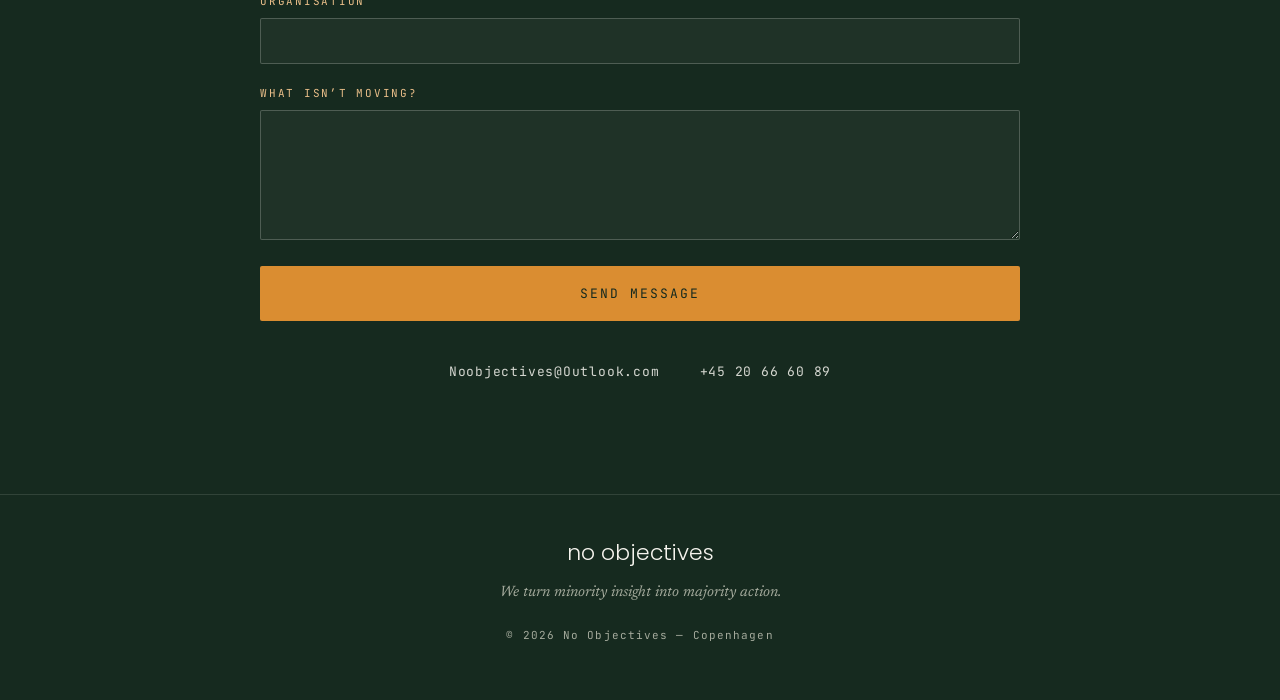
<file: work-reduction-roadmap.html>
<!DOCTYPE html>
<html lang="en">
<head>
  <meta charset="UTF-8">
  <meta name="viewport" content="width=device-width, initial-scale=1.0">
  <title>Reduction Roadmap — No Objectives</title>
  <meta name="description" content="Reduction Roadmap — Over 900 companies came together &mdash; not to fight regulation, but to demand a binding, science-aligned carbon cap.">
  <link rel="preconnect" href="https://fonts.googleapis.com">
  <link rel="preconnect" href="https://fonts.gstatic.com" crossorigin>
  <link href="https://fonts.googleapis.com/css2?family=JetBrains+Mono:wght@400;500&family=Newsreader:ital,opsz,wght@0,6..72,300;0,6..72,400;0,6..72,500;1,6..72,400&family=Poppins:wght@300;400;500&display=swap" rel="stylesheet">
  <link rel="stylesheet" href="css/style.css">
</head>
<body>
  <nav id="nav">
    <a href="index.html" class="nav-logo">no objectives</a>
    <ul class="nav-links">
      <li><a href="about.html">About</a></li>
      <li><a href="work.html" class="active">Work</a></li>
      <li><a href="services.html">Services</a></li>
      <li><a href="contact.html" class="nav-cta">Get in touch</a></li>
    </ul>
    <button class="nav-toggle" id="nav-toggle" aria-label="Toggle menu" aria-expanded="false">
      <span></span><span></span>
    </button>
  </nav>
  <main>
    <article class="project-page reveal">
      <div class="project-info">
        <a class="project-back" href="work.html"><svg width="10" height="16" viewBox="0 0 10 16" fill="none" stroke="currentColor" stroke-width="1.6"><path d="M9 1L1.5 8 9 15"/></svg> All work</a>
        <span class="work-tag">Movement</span>
        <h1 class="project-page-title">Reduction Roadmap</h1>
        <p class="project-page-tagline">&ldquo;Mobilizing the Danish building industry.&rdquo;</p>
        <div class="project-facts">
          <div class="project-fact"><span class="lbl">Type</span><span class="val">Movement</span></div>
          <div class="project-fact"><span class="lbl">Our role</span><span class="val">Campaign &amp; mobilisation</span></div>
          <div class="project-fact"><span class="lbl">Collaborators</span><span class="val">EFFEKT &middot; CEBRA &middot; Artelia &middot; 900+ companies</span></div>
        </div>
        <div class="project-text">
            <p>The Reduction Roadmap is a research project and industry-wide mobilisation campaign that proved real change is possible when we enable collective action. It started with a number: the emissions limit Danish construction must stay within to align with a 1.5&deg;C carbon budget.</p>
            <p>Then it turned that number into a movement. More than 900 companies signed on &mdash; the vast majority of the Danish building industry &mdash; to demand binding regulation. It was the first time in Danish history an entire industry came together not to fight regulation but to demand it.</p>
            <p>A determined minority mobilised a whole sector, and that sector made systemic change impossible to ignore.</p>
        </div>
      </div>
      <div class="project-visual">
        <div class="slider">
          <div class="slider-track"><div class="slide"><img src="images/work/reduction-roadmap-1.jpg" alt="Reduction Roadmap campaign — image 1"></div><div class="slide"><img src="images/work/reduction-roadmap-2.jpg" alt="Reduction Roadmap campaign — image 2"></div><div class="slide"><img src="images/work/reduction-roadmap-3.jpg" alt="Reduction Roadmap campaign — image 3"></div></div>
          <button class="slider-btn prev" aria-label="Previous image"><svg width="10" height="16" viewBox="0 0 10 16" fill="none" stroke="currentColor" stroke-width="1.6"><path d="M9 1L1.5 8 9 15"/></svg></button>
          <button class="slider-btn next" aria-label="Next image"><svg width="10" height="16" viewBox="0 0 10 16" fill="none" stroke="currentColor" stroke-width="1.6"><path d="M1 1l7.5 7L1 15"/></svg></button>
          <div class="slider-dots"></div>
        </div>
      </div>
    </article>
    <nav class="project-pager">
      <a class="prev" href="work-aarhus.html"><svg width="10" height="16" viewBox="0 0 10 16" fill="none" stroke="currentColor" stroke-width="1.6"><path d="M9 1L1.5 8 9 15"/></svg> Aarhus Climate Budget Tool</a>
      <a class="all" href="work.html">All work</a>
      <a class="next" href="work-beyond-roadmap.html">Beyond the Roadmap <svg width="10" height="16" viewBox="0 0 10 16" fill="none" stroke="currentColor" stroke-width="1.6"><path d="M1 1l7.5 7L1 15"/></svg></a>
    </nav>
  </main>
  <section id="contact" class="contact-cta reveal">
    <div class="contact-cta-inner">
      <p class="eyebrow eyebrow-light">[ Contact ]</p>
      <h2 class="contact-title">Bring us the thing that isn&rsquo;t moving.</h2>
      <p class="contact-body">The report nobody acts on. The strategy that stalls. The cause everyone agrees with and nobody joins. One conversation is usually enough to see whether there&rsquo;s a fit.</p>
      <form class="cform" action="https://formsubmit.co/Noobjectives@Outlook.com" method="POST">
        <input type="hidden" name="_subject" value="New enquiry from noobjectives.com">
        <input type="hidden" name="_template" value="table">
        <input type="hidden" name="_captcha" value="false">
        <input type="text" name="_honey" class="cform-honey" tabindex="-1" autocomplete="off" aria-hidden="true">
        <div class="cform-grid">
          <div class="cform-field">
            <label for="reduction-roadmap-name">Name</label>
            <input id="reduction-roadmap-name" name="name" type="text" autocomplete="name" required>
          </div>
          <div class="cform-field">
            <label for="reduction-roadmap-email">Email</label>
            <input id="reduction-roadmap-email" name="email" type="email" autocomplete="email" required>
          </div>
          <div class="cform-field cform-span">
            <label for="reduction-roadmap-org">Organisation</label>
            <input id="reduction-roadmap-org" name="organisation" type="text" autocomplete="organization">
          </div>
          <div class="cform-field cform-span">
            <label for="reduction-roadmap-msg">What isn&rsquo;t moving?</label>
            <textarea id="reduction-roadmap-msg" name="message" rows="5" required></textarea>
          </div>
        </div>
        <button type="submit" class="btn btn-primary btn-lg">Send message</button>
      </form>
      <div class="contact-quick">
        <a href="mailto:Noobjectives@Outlook.com">Noobjectives@Outlook.com</a>
        <a href="tel:+4520666089">+45 20 66 60 89</a>
      </div>
    </div>
  </section>
  <footer class="footer">
    <p class="footer-logo">no objectives</p>
    <p class="footer-tag">We turn minority insight into majority action.</p>
    <p class="footer-copy">&copy; <span id="year"></span> No Objectives &mdash; Copenhagen</p>
  </footer>
  <script src="js/app.js"></script>
</body>
</html>
</file>
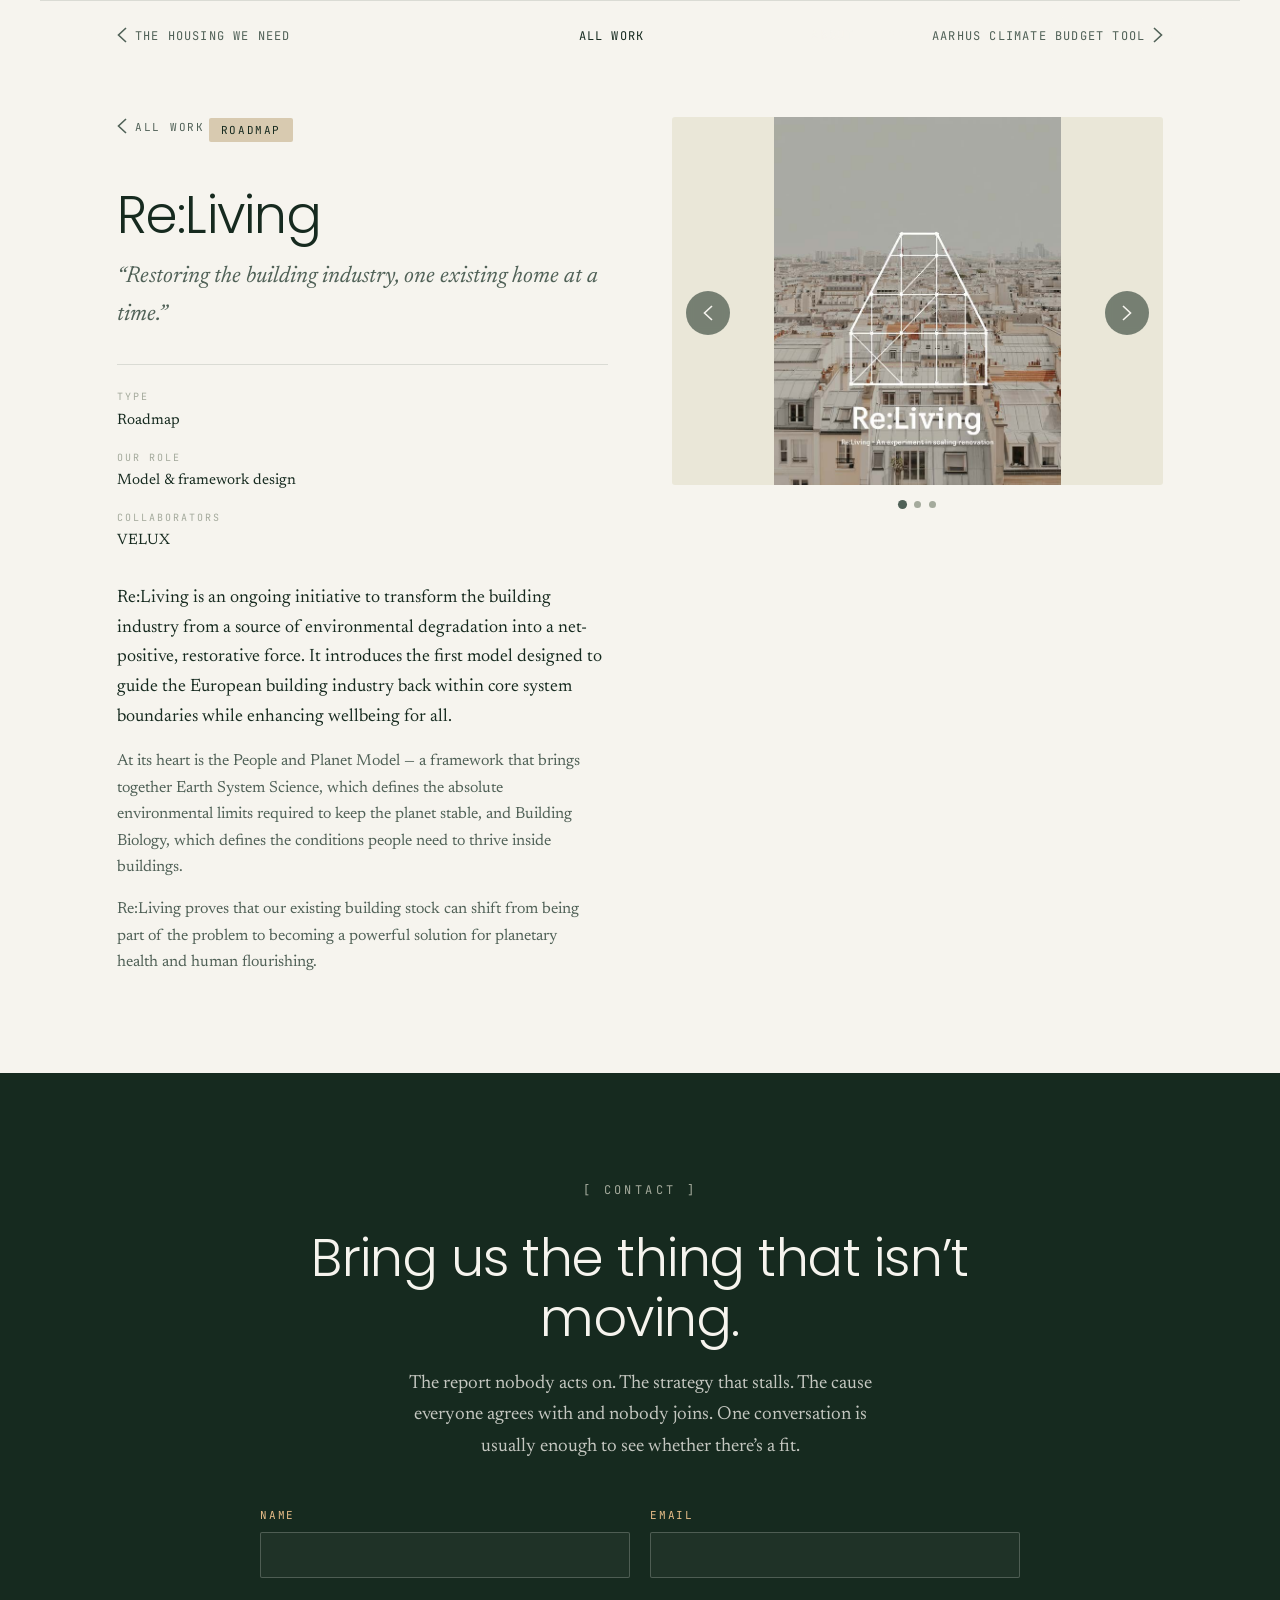
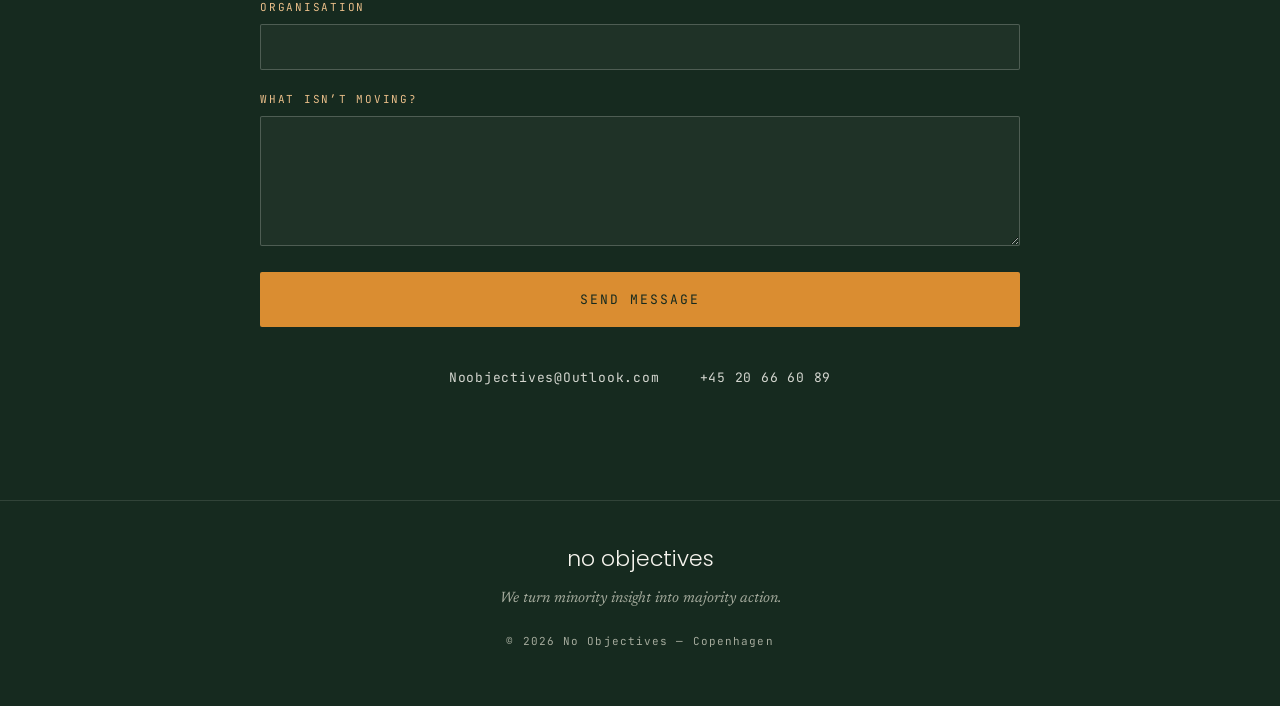
<file: work-reliving.html>
<!DOCTYPE html>
<html lang="en">
<head>
  <meta charset="UTF-8">
  <meta name="viewport" content="width=device-width, initial-scale=1.0">
  <title>Re:Living — No Objectives</title>
  <meta name="description" content="Re:Living — The first model to guide the European building industry back within core planetary boundaries.">
  <link rel="preconnect" href="https://fonts.googleapis.com">
  <link rel="preconnect" href="https://fonts.gstatic.com" crossorigin>
  <link href="https://fonts.googleapis.com/css2?family=JetBrains+Mono:wght@400;500&family=Newsreader:ital,opsz,wght@0,6..72,300;0,6..72,400;0,6..72,500;1,6..72,400&family=Poppins:wght@300;400;500&display=swap" rel="stylesheet">
  <link rel="stylesheet" href="css/style.css">
</head>
<body>
  <nav id="nav">
    <a href="index.html" class="nav-logo">no objectives</a>
    <ul class="nav-links">
      <li><a href="about.html">About</a></li>
      <li><a href="work.html" class="active">Work</a></li>
      <li><a href="services.html">Services</a></li>
      <li><a href="contact.html" class="nav-cta">Get in touch</a></li>
    </ul>
    <button class="nav-toggle" id="nav-toggle" aria-label="Toggle menu" aria-expanded="false">
      <span></span><span></span>
    </button>
  </nav>
  <main>
    <article class="project-page reveal">
      <div class="project-info">
        <a class="project-back" href="work.html"><svg width="10" height="16" viewBox="0 0 10 16" fill="none" stroke="currentColor" stroke-width="1.6"><path d="M9 1L1.5 8 9 15"/></svg> All work</a>
        <span class="work-tag">Roadmap</span>
        <h1 class="project-page-title">Re:Living</h1>
        <p class="project-page-tagline">&ldquo;Restoring the building industry, one existing home at a time.&rdquo;</p>
        <div class="project-facts">
          <div class="project-fact"><span class="lbl">Type</span><span class="val">Roadmap</span></div>
          <div class="project-fact"><span class="lbl">Our role</span><span class="val">Model &amp; framework design</span></div>
          <div class="project-fact"><span class="lbl">Collaborators</span><span class="val">VELUX</span></div>
        </div>
        <div class="project-text">
            <p>Re:Living is an ongoing initiative to transform the building industry from a source of environmental degradation into a net-positive, restorative force. It introduces the first model designed to guide the European building industry back within core system boundaries while enhancing wellbeing for all.</p>
            <p>At its heart is the People and Planet Model &mdash; a framework that brings together Earth System Science, which defines the absolute environmental limits required to keep the planet stable, and Building Biology, which defines the conditions people need to thrive inside buildings.</p>
            <p>Re:Living proves that our existing building stock can shift from being part of the problem to becoming a powerful solution for planetary health and human flourishing.</p>
        </div>
      </div>
      <div class="project-visual">
        <div class="slider">
          <div class="slider-track"><div class="slide"><img src="images/work/reliving-1.jpg" alt="Re:Living initiative — image 1"></div><div class="slide"><img src="images/work/reliving-2.jpg" alt="Re:Living initiative — image 2"></div><div class="slide"><img src="images/work/reliving-3.jpg" alt="Re:Living initiative — image 3"></div></div>
          <button class="slider-btn prev" aria-label="Previous image"><svg width="10" height="16" viewBox="0 0 10 16" fill="none" stroke="currentColor" stroke-width="1.6"><path d="M9 1L1.5 8 9 15"/></svg></button>
          <button class="slider-btn next" aria-label="Next image"><svg width="10" height="16" viewBox="0 0 10 16" fill="none" stroke="currentColor" stroke-width="1.6"><path d="M1 1l7.5 7L1 15"/></svg></button>
          <div class="slider-dots"></div>
        </div>
      </div>
    </article>
    <nav class="project-pager">
      <a class="prev" href="work-housing.html"><svg width="10" height="16" viewBox="0 0 10 16" fill="none" stroke="currentColor" stroke-width="1.6"><path d="M9 1L1.5 8 9 15"/></svg> The Housing We Need</a>
      <a class="all" href="work.html">All work</a>
      <a class="next" href="work-aarhus.html">Aarhus Climate Budget Tool <svg width="10" height="16" viewBox="0 0 10 16" fill="none" stroke="currentColor" stroke-width="1.6"><path d="M1 1l7.5 7L1 15"/></svg></a>
    </nav>
  </main>
  <section id="contact" class="contact-cta reveal">
    <div class="contact-cta-inner">
      <p class="eyebrow eyebrow-light">[ Contact ]</p>
      <h2 class="contact-title">Bring us the thing that isn&rsquo;t moving.</h2>
      <p class="contact-body">The report nobody acts on. The strategy that stalls. The cause everyone agrees with and nobody joins. One conversation is usually enough to see whether there&rsquo;s a fit.</p>
      <form class="cform" action="https://formsubmit.co/Noobjectives@Outlook.com" method="POST">
        <input type="hidden" name="_subject" value="New enquiry from noobjectives.com">
        <input type="hidden" name="_template" value="table">
        <input type="hidden" name="_captcha" value="false">
        <input type="text" name="_honey" class="cform-honey" tabindex="-1" autocomplete="off" aria-hidden="true">
        <div class="cform-grid">
          <div class="cform-field">
            <label for="reliving-name">Name</label>
            <input id="reliving-name" name="name" type="text" autocomplete="name" required>
          </div>
          <div class="cform-field">
            <label for="reliving-email">Email</label>
            <input id="reliving-email" name="email" type="email" autocomplete="email" required>
          </div>
          <div class="cform-field cform-span">
            <label for="reliving-org">Organisation</label>
            <input id="reliving-org" name="organisation" type="text" autocomplete="organization">
          </div>
          <div class="cform-field cform-span">
            <label for="reliving-msg">What isn&rsquo;t moving?</label>
            <textarea id="reliving-msg" name="message" rows="5" required></textarea>
          </div>
        </div>
        <button type="submit" class="btn btn-primary btn-lg">Send message</button>
      </form>
      <div class="contact-quick">
        <a href="mailto:Noobjectives@Outlook.com">Noobjectives@Outlook.com</a>
        <a href="tel:+4520666089">+45 20 66 60 89</a>
      </div>
    </div>
  </section>
  <footer class="footer">
    <p class="footer-logo">no objectives</p>
    <p class="footer-tag">We turn minority insight into majority action.</p>
    <p class="footer-copy">&copy; <span id="year"></span> No Objectives &mdash; Copenhagen</p>
  </footer>
  <script src="js/app.js"></script>
</body>
</html>
</file>
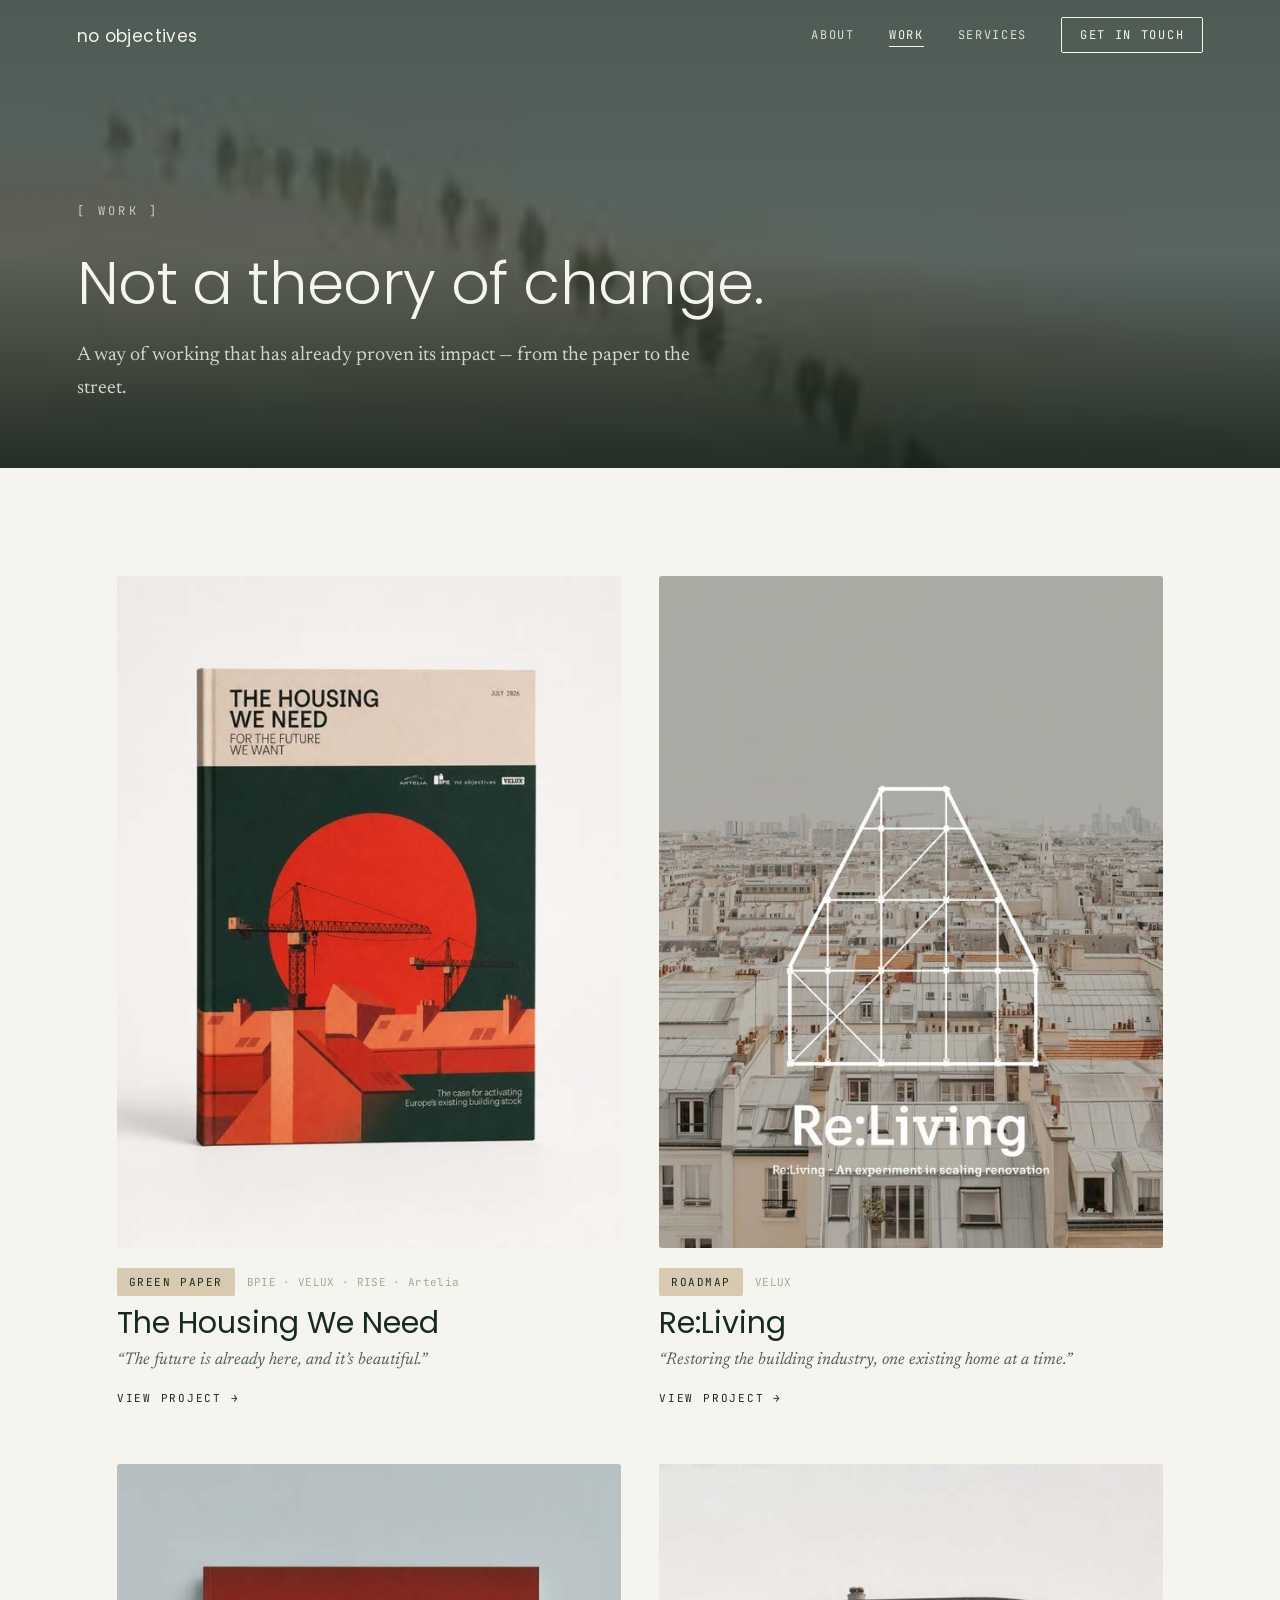
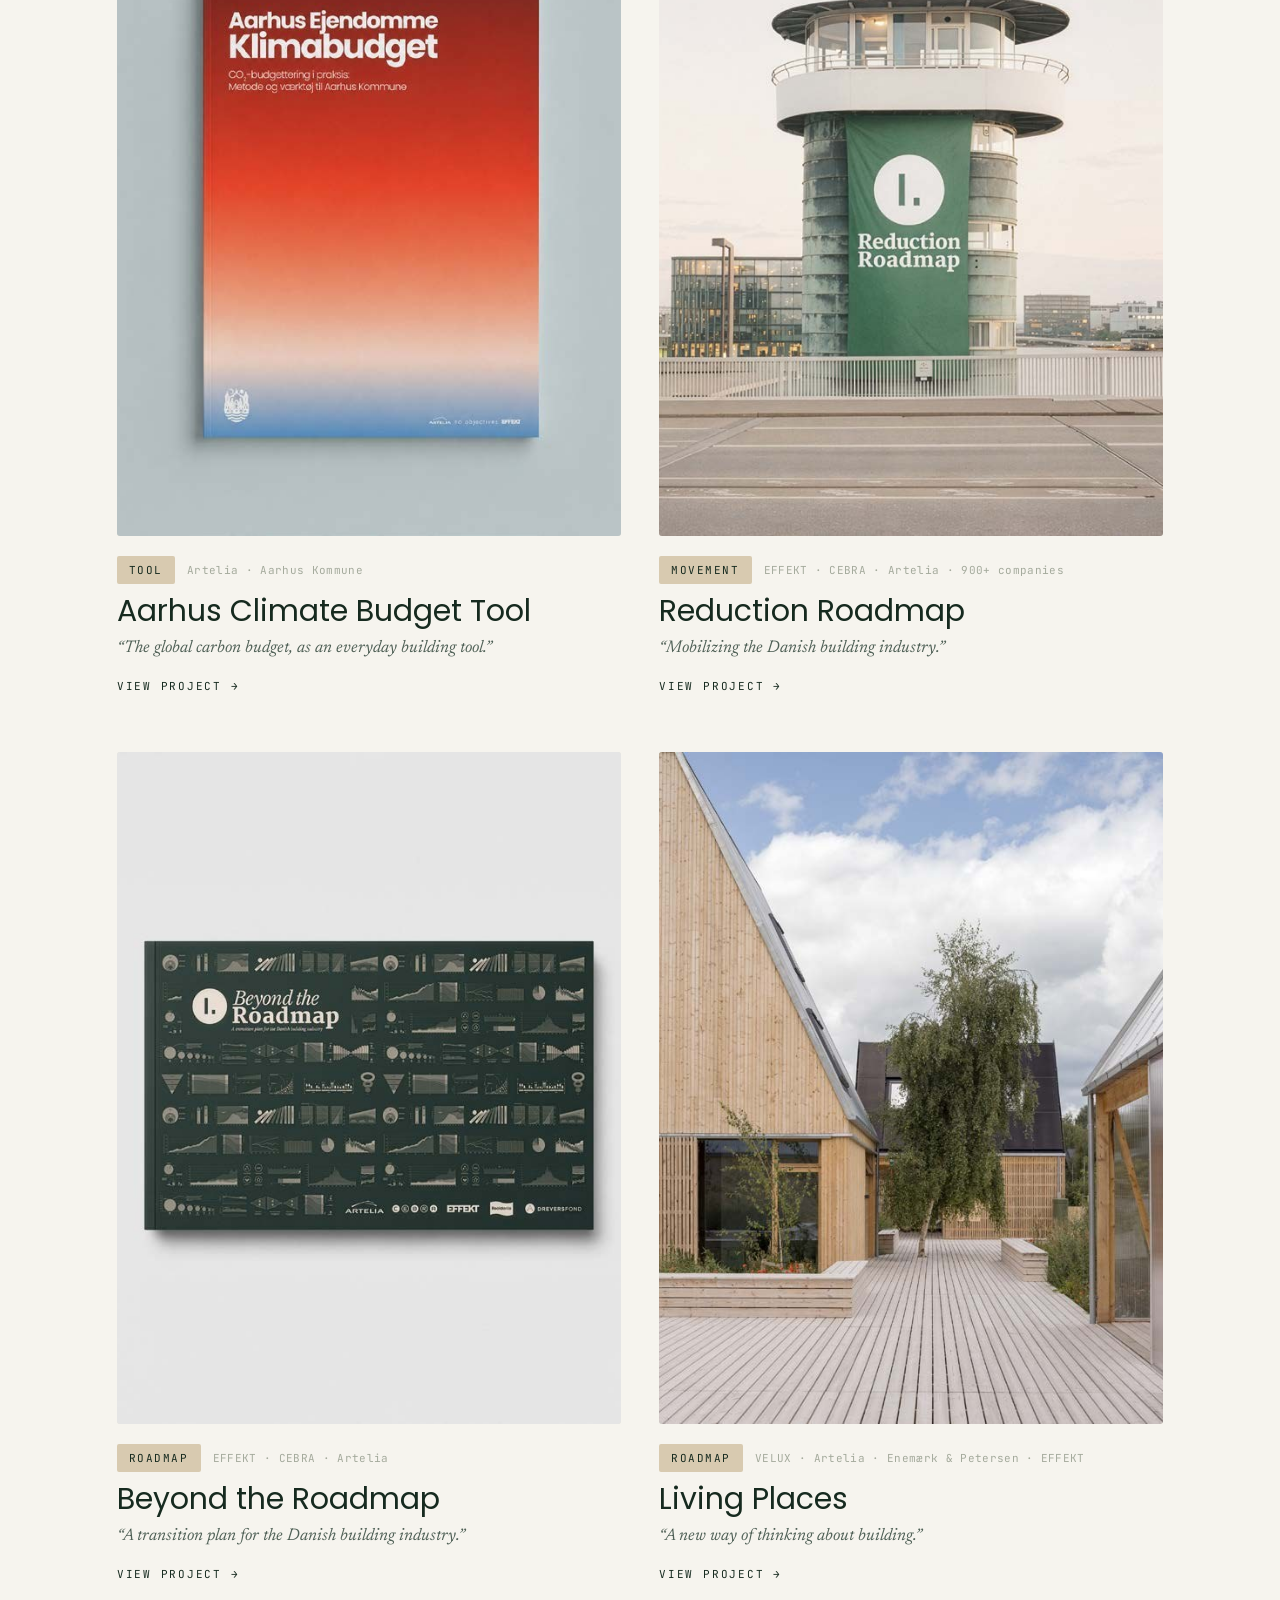
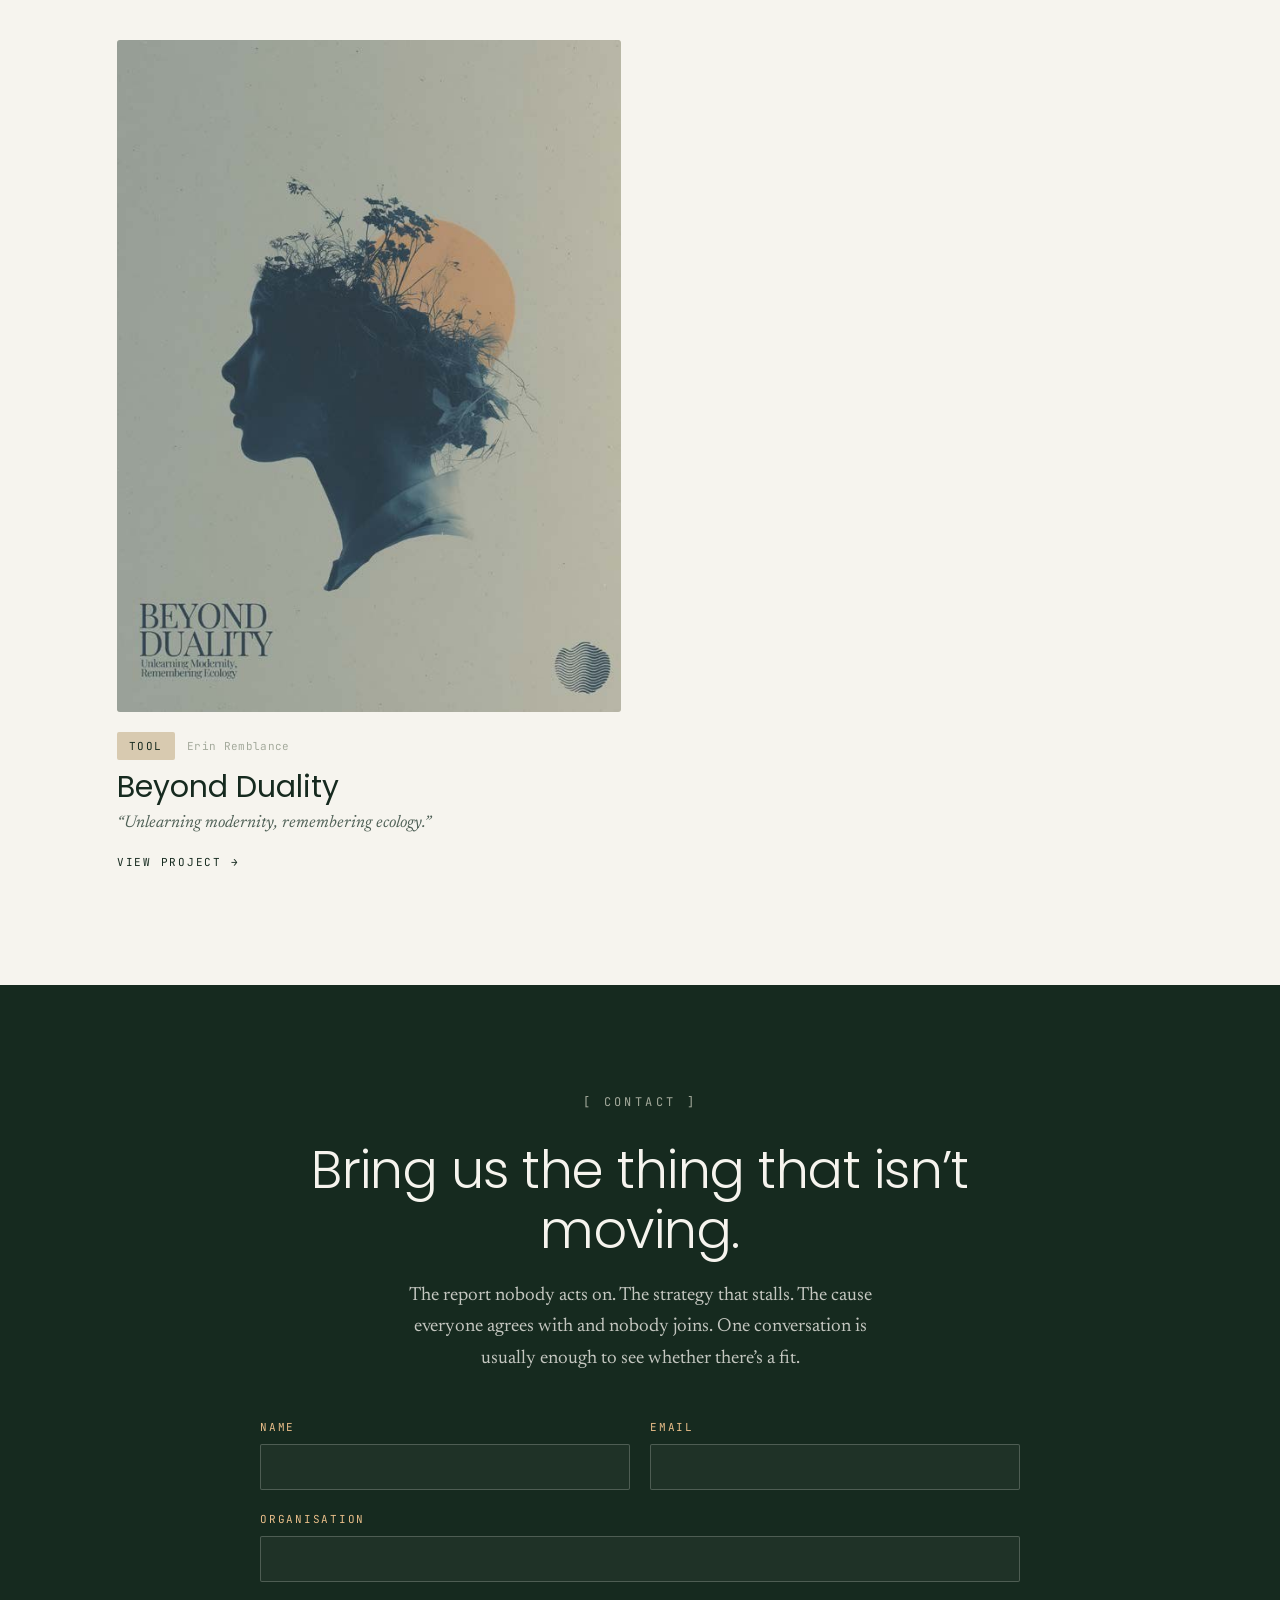
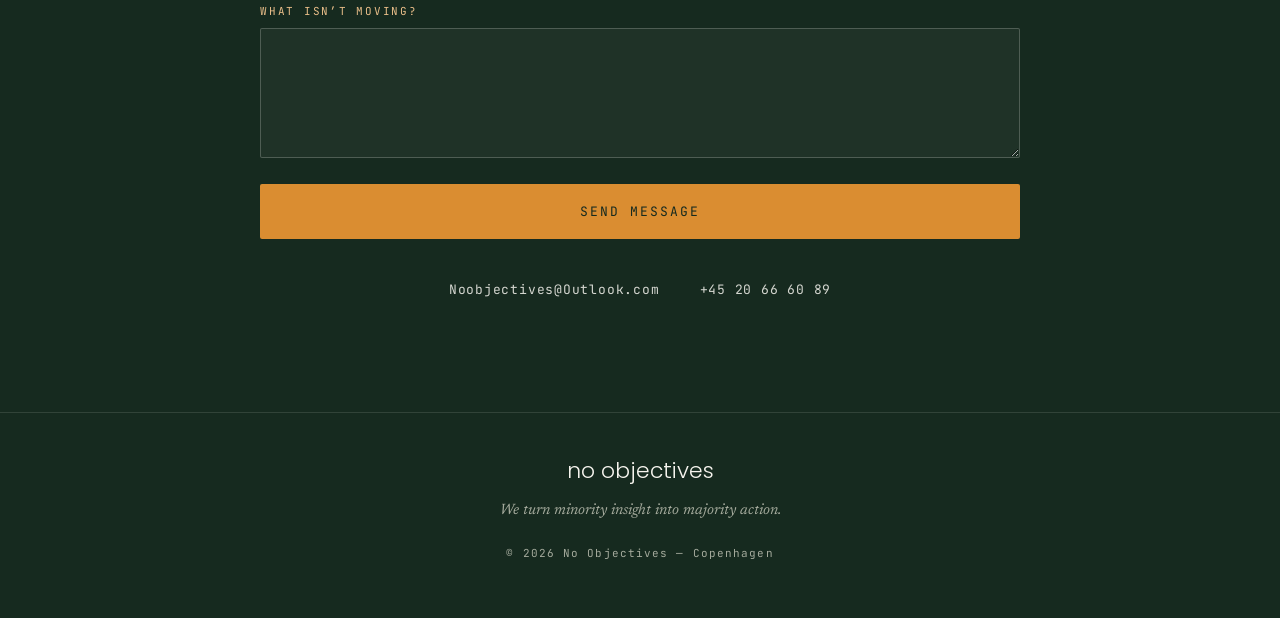
<file: work.html>
<!DOCTYPE html>
<html lang="en">
<head>
  <meta charset="UTF-8">
  <meta name="viewport" content="width=device-width, initial-scale=1.0">
  <title>Work — No Objectives</title>
  <meta name="description" content="Selected projects from No Objectives — green papers, roadmaps, tools and movements that turned insight into action.">
  <link rel="preconnect" href="https://fonts.googleapis.com">
  <link rel="preconnect" href="https://fonts.gstatic.com" crossorigin>
  <link href="https://fonts.googleapis.com/css2?family=JetBrains+Mono:wght@400;500&family=Newsreader:ital,opsz,wght@0,6..72,300;0,6..72,400;0,6..72,500;1,6..72,400&family=Poppins:wght@300;400;500&display=swap" rel="stylesheet">
  <link rel="stylesheet" href="css/style.css">
</head>
<body>
  <nav id="nav">
    <a href="index.html" class="nav-logo">no objectives</a>
    <ul class="nav-links">
      <li><a href="about.html">About</a></li>
      <li><a href="work.html" class="active">Work</a></li>
      <li><a href="services.html">Services</a></li>
      <li><a href="contact.html" class="nav-cta">Get in touch</a></li>
    </ul>
    <button class="nav-toggle" id="nav-toggle" aria-label="Toggle menu" aria-expanded="false">
      <span></span><span></span>
    </button>
  </nav>
  <header class="page-header">
    <img class="page-header-img" src="images/work.jpg" alt="A long line of people walking together across an open landscape">
    <div class="page-header-inner">
      <p class="eyebrow">[ Work ]</p>
      <h1 class="page-title">Not a theory of change.</h1>
      <p class="page-intro">A way of working that has already proven its impact &mdash; from the paper to the street.</p>
    </div>
  </header>
  <main>
    <section class="section reveal">
      <div class="work-grid">
        <a class="work-card" href="work-housing.html">
          <div class="work-card-media"><img src="images/work/housing.jpg" alt="The Housing We Need green paper"></div>
          <div class="work-card-meta">
            <span class="work-tag">Green paper</span>
            <span class="project-collab">BPIE &middot; VELUX &middot; RISE &middot; Artelia</span>
          </div>
          <h2 class="work-card-title">The Housing We Need</h2>
          <p class="work-card-tagline">&ldquo;The future is already here, and it&rsquo;s beautiful.&rdquo;</p>
          <span class="work-card-view">View project &rarr;</span>
        </a>
        <a class="work-card" href="work-reliving.html">
          <div class="work-card-media"><img src="images/work/reliving.jpg" alt="Re:Living initiative"></div>
          <div class="work-card-meta">
            <span class="work-tag">Roadmap</span>
            <span class="project-collab">VELUX</span>
          </div>
          <h2 class="work-card-title">Re:Living</h2>
          <p class="work-card-tagline">&ldquo;Restoring the building industry, one existing home at a time.&rdquo;</p>
          <span class="work-card-view">View project &rarr;</span>
        </a>
        <a class="work-card" href="work-aarhus.html">
          <div class="work-card-media"><img src="images/work/aarhus.jpg" alt="Aarhus Climate Budget tool"></div>
          <div class="work-card-meta">
            <span class="work-tag">Tool</span>
            <span class="project-collab">Artelia &middot; Aarhus Kommune</span>
          </div>
          <h2 class="work-card-title">Aarhus Climate Budget Tool</h2>
          <p class="work-card-tagline">&ldquo;The global carbon budget, as an everyday building tool.&rdquo;</p>
          <span class="work-card-view">View project &rarr;</span>
        </a>
        <a class="work-card" href="work-reduction-roadmap.html">
          <div class="work-card-media"><img src="images/work/reduction-roadmap.jpg" alt="Reduction Roadmap campaign"></div>
          <div class="work-card-meta">
            <span class="work-tag">Movement</span>
            <span class="project-collab">EFFEKT &middot; CEBRA &middot; Artelia &middot; 900+ companies</span>
          </div>
          <h2 class="work-card-title">Reduction Roadmap</h2>
          <p class="work-card-tagline">&ldquo;Mobilizing the Danish building industry.&rdquo;</p>
          <span class="work-card-view">View project &rarr;</span>
        </a>
        <a class="work-card" href="work-beyond-roadmap.html">
          <div class="work-card-media"><img src="images/work/beyond-roadmap.jpg" alt="Beyond the Roadmap transition plan"></div>
          <div class="work-card-meta">
            <span class="work-tag">Roadmap</span>
            <span class="project-collab">EFFEKT &middot; CEBRA &middot; Artelia</span>
          </div>
          <h2 class="work-card-title">Beyond the Roadmap</h2>
          <p class="work-card-tagline">&ldquo;A transition plan for the Danish building industry.&rdquo;</p>
          <span class="work-card-view">View project &rarr;</span>
        </a>
        <a class="work-card" href="work-living-places.html">
          <div class="work-card-media"><img src="images/work/living-places.jpg" alt="Living Places Copenhagen"></div>
          <div class="work-card-meta">
            <span class="work-tag">Roadmap</span>
            <span class="project-collab">VELUX &middot; Artelia &middot; Enem&aelig;rk &amp; Petersen &middot; EFFEKT</span>
          </div>
          <h2 class="work-card-title">Living Places</h2>
          <p class="work-card-tagline">&ldquo;A new way of thinking about building.&rdquo;</p>
          <span class="work-card-view">View project &rarr;</span>
        </a>
        <a class="work-card" href="work-beyond-duality.html">
          <div class="work-card-media"><img src="images/work/beyond-duality.jpg" alt="Beyond Duality course"></div>
          <div class="work-card-meta">
            <span class="work-tag">Tool</span>
            <span class="project-collab">Erin Remblance</span>
          </div>
          <h2 class="work-card-title">Beyond Duality</h2>
          <p class="work-card-tagline">&ldquo;Unlearning modernity, remembering ecology.&rdquo;</p>
          <span class="work-card-view">View project &rarr;</span>
        </a>
      </div>
    </section>
  </main>
  <section id="contact" class="contact-cta reveal">
    <div class="contact-cta-inner">
      <p class="eyebrow eyebrow-light">[ Contact ]</p>
      <h2 class="contact-title">Bring us the thing that isn&rsquo;t moving.</h2>
      <p class="contact-body">The report nobody acts on. The strategy that stalls. The cause everyone agrees with and nobody joins. One conversation is usually enough to see whether there&rsquo;s a fit.</p>
      <form class="cform" action="https://formsubmit.co/Noobjectives@Outlook.com" method="POST">
        <input type="hidden" name="_subject" value="New enquiry from noobjectives.com">
        <input type="hidden" name="_template" value="table">
        <input type="hidden" name="_captcha" value="false">
        <input type="text" name="_honey" class="cform-honey" tabindex="-1" autocomplete="off" aria-hidden="true">
        <div class="cform-grid">
          <div class="cform-field">
            <label for="work-name">Name</label>
            <input id="work-name" name="name" type="text" autocomplete="name" required>
          </div>
          <div class="cform-field">
            <label for="work-email">Email</label>
            <input id="work-email" name="email" type="email" autocomplete="email" required>
          </div>
          <div class="cform-field cform-span">
            <label for="work-org">Organisation</label>
            <input id="work-org" name="organisation" type="text" autocomplete="organization">
          </div>
          <div class="cform-field cform-span">
            <label for="work-msg">What isn&rsquo;t moving?</label>
            <textarea id="work-msg" name="message" rows="5" required></textarea>
          </div>
        </div>
        <button type="submit" class="btn btn-primary btn-lg">Send message</button>
      </form>
      <div class="contact-quick">
        <a href="mailto:Noobjectives@Outlook.com">Noobjectives@Outlook.com</a>
        <a href="tel:+4520666089">+45 20 66 60 89</a>
      </div>
    </div>
  </section>
  <footer class="footer">
    <p class="footer-logo">no objectives</p>
    <p class="footer-tag">We turn minority insight into majority action.</p>
    <p class="footer-copy">&copy; <span id="year"></span> No Objectives &mdash; Copenhagen</p>
  </footer>
  <script src="js/app.js"></script>
</body>
</html>
</file>
<file: css/style.css>
/* ═══════════════════════════════════════════════════════════
   No Objectives — brand site
   Palette & type follow the July 2026 brand strategy.
   ═══════════════════════════════════════════════════════════ */

:root {
  /* Brand colours */
  --petrol:      #162A1F;  /* Petroleum green — text & dark bg  */
  --petrol-soft: #213b2d;
  --light-white: #F6F4EE;  /* Light white — main background     */
  --off-white:   #EAE7D8;  /* Off-white — panels                */
  --chalkstone:  #D8CAB0;  /* Chalkstone                        */
  --dusty-green: #506157;  /* Dusty Green — secondary text      */
  --sage:        #A4AA9C;  /* Sage — muted                      */
  --street-grey: #2C3E48;
  --dusty-blue:  #4E595F;
  --amber:       #DA8D31;  /* Amber — accent                    */
  --amber-dim:   #E9BE89;

  /* Roles */
  --bg:      var(--light-white);
  --ink:     var(--petrol);
  --muted:   var(--dusty-green);
  --faint:   var(--sage);
  --accent:  var(--amber);
  --line:    rgba(22, 42, 31, 0.12);

  /* Type */
  --sans:  'Poppins', system-ui, sans-serif;      /* display / headlines */
  --serif: 'Newsreader', Georgia, serif;          /* reading text        */
  --mono:  'JetBrains Mono', ui-monospace, monospace; /* labels / captions */

  --nav-h: 72px;
  --edge:  clamp(20px, 6vw, 120px);
  --maxw:  1200px;
}

*, *::before, *::after { box-sizing: border-box; margin: 0; padding: 0; }

html { scroll-behavior: smooth; }

body {
  font-family: var(--serif);
  background: var(--bg);
  color: var(--ink);
  font-size: 17px;
  line-height: 1.65;
  -webkit-font-smoothing: antialiased;
  text-rendering: optimizeLegibility;
}

img { display: block; max-width: 100%; }
a   { color: inherit; text-decoration: none; }

/* ─── Shared type helpers ─────────────────────────────────── */
.eyebrow {
  font-family: var(--mono);
  font-size: 12px;
  letter-spacing: 0.28em;
  text-transform: uppercase;
  color: var(--muted);
  margin-bottom: 28px;
}
.eyebrow-light { color: var(--sage); }

.section-title {
  font-family: var(--sans);
  font-weight: 300;
  font-size: clamp(24px, 3.4vw, 40px);
  line-height: 1.22;
  letter-spacing: -0.01em;
  max-width: 20ch;
}

/* ─── Buttons ─────────────────────────────────────────────── */
.btn {
  display: inline-flex;
  align-items: center;
  justify-content: center;
  font-family: var(--mono);
  font-size: 12px;
  letter-spacing: 0.16em;
  text-transform: uppercase;
  padding: 15px 30px;
  border: 1px solid transparent;
  border-radius: 2px;
  cursor: pointer;
  transition: background .25s ease, color .25s ease, border-color .25s ease, transform .25s ease;
}
.btn-lg { padding: 18px 40px; font-size: 13px; }

.btn-primary {
  background: var(--amber);
  color: var(--petrol);
}
.btn-primary:hover { background: #c67d24; transform: translateY(-2px); }

/* Light solid button — used on the hero (keeps amber reserved for contact) */
.btn-light { background: var(--light-white); color: var(--petrol); }
.btn-light:hover { background: #ffffff; transform: translateY(-2px); }

.btn-ghost {
  background: transparent;
  border-color: var(--ink);
  color: var(--ink);
}
.btn-ghost:hover { background: var(--ink); color: var(--light-white); }

.btn-ghost-light {
  border-color: rgba(246,244,238,0.5);
  color: var(--light-white);
}
.btn-ghost-light:hover { background: var(--light-white); color: var(--petrol); border-color: var(--light-white); }

/* ─── Navigation ──────────────────────────────────────────── */
nav {
  position: fixed;
  top: 0; left: 0; right: 0;
  height: var(--nav-h);
  display: flex;
  align-items: center;
  justify-content: space-between;
  padding: 0 var(--edge);
  z-index: 100;
  transition: background .3s ease, box-shadow .3s ease, backdrop-filter .3s ease;
}
nav.scrolled {
  background: rgba(246,244,238,0.9);
  backdrop-filter: blur(10px);
  box-shadow: 0 1px 0 var(--line);
}

.nav-logo {
  font-family: var(--sans);
  font-weight: 400;
  font-size: 17px;
  letter-spacing: 0.02em;
  color: var(--light-white);
  transition: color .3s ease;
}
nav.scrolled .nav-logo { color: var(--ink); }

.nav-links {
  display: flex;
  align-items: center;
  gap: 34px;
  list-style: none;
}
.nav-links a {
  font-family: var(--mono);
  font-size: 12px;
  letter-spacing: 0.14em;
  text-transform: uppercase;
  color: var(--light-white);
  opacity: 0.85;
  transition: color .3s ease, opacity .2s ease;
}
.nav-links a:hover { opacity: 1; }
nav.scrolled .nav-links a { color: var(--ink); }

.nav-cta {
  border: 1px solid currentColor;
  padding: 9px 18px;
  border-radius: 2px;
  opacity: 1 !important;
}
.nav-cta:hover { background: var(--amber); border-color: var(--amber); color: var(--petrol) !important; }

.nav-toggle {
  display: none;
  flex-direction: column;
  gap: 5px;
  background: none;
  border: none;
  cursor: pointer;
  padding: 6px;
}
.nav-toggle span {
  width: 24px; height: 1.5px;
  background: var(--light-white);
  transition: background .3s ease, transform .3s ease, opacity .3s ease;
}
nav.scrolled .nav-toggle span { background: var(--ink); }

/* ─── Hero ────────────────────────────────────────────────── */
.hero {
  position: relative;
  min-height: 100vh;
  min-height: 100svh;
  display: flex;
  flex-direction: column;
  justify-content: center;
  align-items: flex-start;
  padding: var(--nav-h) var(--edge) 0;
  overflow: hidden;
  color: var(--light-white);
}
.hero-photo {
  position: absolute;
  inset: 0;
  width: 100%; height: 100%;
  object-fit: cover;
  z-index: 0;
}
.hero-scrim {
  /* darkening for text legibility over a bright photo */
  position: absolute;
  inset: 0;
  z-index: 1;
  background:
    linear-gradient(90deg, rgba(15,28,21,0.78) 0%, rgba(15,28,21,0.42) 48%, rgba(15,28,21,0.18) 100%),
    linear-gradient(0deg,  rgba(15,28,21,0.55) 0%, rgba(15,28,21,0.05) 45%, transparent 70%);
}

.hero-inner {
  position: relative;
  z-index: 2;
  max-width: 900px;
}
.hero-logo {
  font-family: var(--sans);
  font-weight: 300;
  font-size: clamp(34px, 7vw, 82px);
  letter-spacing: 0.01em;
  line-height: 1;
  margin-bottom: 28px;
}
.hero-tagline {
  font-family: var(--serif);
  font-weight: 300;
  font-size: clamp(20px, 3vw, 34px);
  line-height: 1.35;
  max-width: 22ch;
  margin-bottom: 18px;
}
.hero-sub {
  font-family: var(--mono);
  font-size: clamp(12px, 1.4vw, 14px);
  letter-spacing: 0.04em;
  line-height: 1.7;
  color: rgba(246,244,238,0.82);
  max-width: 46ch;
  margin-bottom: 40px;
}
.hero-actions { display: flex; flex-wrap: wrap; gap: 14px; }

.scroll-cue {
  position: absolute;
  bottom: 30px;
  left: 50%;
  transform: translateX(-50%);
  z-index: 2;
  display: flex;
  flex-direction: column;
  align-items: center;
  gap: 8px;
  font-family: var(--mono);
  font-size: 10px;
  letter-spacing: 0.28em;
  text-transform: uppercase;
  color: rgba(246,244,238,0.75);
}
.scroll-cue svg { animation: bob 2s ease-in-out infinite; }
@keyframes bob { 0%,100% { transform: translateY(0); } 50% { transform: translateY(6px); } }

/* ─── Section scaffolding ─────────────────────────────────── */
.section {
  padding: clamp(72px, 12vh, 150px) var(--edge);
  max-width: var(--maxw);
  margin: 0 auto;
}
.section-head { margin-bottom: 60px; }

/* ─── Intro ───────────────────────────────────────────────── */
.intro {
  padding: clamp(80px, 14vh, 170px) var(--edge);
  max-width: var(--maxw);
  margin: 0 auto;
}
.intro-lead {
  font-family: var(--sans);
  font-weight: 300;
  font-size: clamp(30px, 5.4vw, 58px);
  line-height: 1.14;
  letter-spacing: -0.015em;
  max-width: 16ch;
  margin-bottom: 28px;
}
.intro-body {
  font-size: 16px;
  line-height: 1.7;
  color: var(--muted);
  max-width: 46ch;
  margin-bottom: 72px;
}

.nav-cards {
  display: grid;
  grid-template-columns: repeat(2, 1fr);
  gap: 2px;
  background: var(--line);
  border: 1px solid var(--line);
}
.nav-card {
  position: relative;
  background: var(--bg);
  padding: 38px 34px 34px;
  min-height: 190px;
  display: flex;
  flex-direction: column;
  transition: background .3s ease, transform .3s ease;
}
.nav-card:hover { background: var(--off-white); }
.nav-card-index {
  font-family: var(--mono);
  font-size: 12px;
  letter-spacing: 0.2em;
  color: var(--muted);
  margin-bottom: auto;
}
.nav-card-title {
  font-family: var(--sans);
  font-weight: 400;
  font-size: clamp(22px, 2.6vw, 30px);
  margin-top: 30px;
}
.nav-card-desc {
  font-family: var(--mono);
  font-size: 12px;
  letter-spacing: 0.03em;
  color: var(--muted);
  margin-top: 8px;
}
.nav-card-arrow {
  position: absolute;
  top: 34px; right: 34px;
  font-size: 22px;
  color: var(--ink);
  transition: transform .3s ease;
}
.nav-card:hover .nav-card-arrow { transform: translate(4px, -4px); }

/* ─── About ───────────────────────────────────────────────── */
.about-grid {
  display: grid;
  grid-template-columns: repeat(3, 1fr);
  gap: 48px;
  margin-bottom: 72px;
}
.about-label {
  font-family: var(--mono);
  font-size: 11px;
  letter-spacing: 0.22em;
  text-transform: uppercase;
  color: var(--muted);
  margin-bottom: 16px;
}
.about-text { color: var(--muted); font-size: 16px; }

.about-values { margin-bottom: 64px; }
.values-list {
  list-style: none;
  display: grid;
  grid-template-columns: repeat(2, 1fr);
  gap: 14px 48px;
  max-width: 900px;
}
.values-list li {
  font-family: var(--sans);
  font-weight: 300;
  font-size: clamp(17px, 2vw, 22px);
  padding-left: 26px;
  position: relative;
}
.values-list li::before {
  content: "";
  position: absolute;
  left: 0; top: 0.7em;
  width: 12px; height: 1px;
  background: var(--dusty-green);
}

.pull-quote {
  font-family: var(--serif);
  font-style: italic;
  font-weight: 300;
  font-size: clamp(26px, 4.6vw, 46px);
  line-height: 1.24;
  color: var(--ink);
  border-top: 1px solid var(--line);
  padding-top: 56px;
  max-width: 20ch;
}

/* ─── Work ────────────────────────────────────────────────── */
.work-list {
  border-top: 1px solid var(--line);
}
.work-item {
  display: grid;
  grid-template-columns: 300px 1fr;
  gap: 40px;
  padding: 44px 0;
  border-bottom: 1px solid var(--line);
  transition: padding-left .35s ease;
}
.work-item:hover { padding-left: 12px; }
.work-meta { display: flex; flex-direction: column; gap: 12px; }
.work-tag {
  align-self: flex-start;
  font-family: var(--mono);
  font-size: 11px;
  letter-spacing: 0.14em;
  text-transform: uppercase;
  color: var(--petrol);
  background: var(--chalkstone);
  padding: 5px 12px;
  border-radius: 2px;
}
.work-collab {
  font-family: var(--mono);
  font-size: 11px;
  letter-spacing: 0.03em;
  color: var(--faint);
  line-height: 1.6;
}
.work-title {
  font-family: var(--sans);
  font-weight: 400;
  font-size: clamp(21px, 2.6vw, 30px);
  line-height: 1.2;
  margin-bottom: 8px;
}
.work-tagline {
  font-family: var(--serif);
  font-style: italic;
  font-size: clamp(16px, 1.8vw, 19px);
  color: var(--dusty-green);
  margin-bottom: 14px;
}
.work-desc { color: var(--muted); max-width: 62ch; }

/* ─── Services ────────────────────────────────────────────── */
.services-grid {
  display: grid;
  grid-template-columns: repeat(2, 1fr);
  gap: 2px;
  background: var(--line);
  border: 1px solid var(--line);
}
.service-card {
  background: var(--bg);
  display: flex;
  flex-direction: column;
  transition: background .3s ease;
  overflow: hidden;
}
.service-card:hover { background: var(--off-white); }
.service-media {
  aspect-ratio: 16 / 10;
  overflow: hidden;
  background: var(--off-white);
}
.service-media img { width: 100%; height: 100%; object-fit: cover; transition: transform .6s ease; }
.service-card:hover .service-media img { transform: scale(1.04); }
.service-body { padding: 44px 40px; display: flex; flex-direction: column; flex: 1; }
.service-num {
  font-family: var(--mono);
  font-size: 12px;
  letter-spacing: 0.2em;
  color: var(--muted);
  margin-bottom: 18px;
}
.service-title {
  font-family: var(--sans);
  font-weight: 400;
  font-size: clamp(22px, 2.6vw, 28px);
  margin-bottom: 12px;
}
.service-line {
  font-family: var(--serif);
  font-style: italic;
  font-size: 18px;
  color: var(--ink);
  margin-bottom: 16px;
}
.service-desc { color: var(--muted); font-size: 15px; margin-bottom: 20px; }
.service-for {
  font-family: var(--mono);
  font-size: 11px;
  letter-spacing: 0.03em;
  line-height: 1.7;
  color: var(--faint);
  margin-top: auto;
}
.services-note {
  margin-top: 48px;
  font-family: var(--serif);
  font-size: clamp(16px, 1.8vw, 20px);
  color: var(--muted);
  max-width: 70ch;
  padding-left: 22px;
  border-left: 2px solid var(--sage);
}

/* ─── Contact ─────────────────────────────────────────────── */
.contact {
  background: var(--petrol);
  color: var(--light-white);
  max-width: none;
  text-align: center;
}
.contact-title {
  font-family: var(--sans);
  font-weight: 300;
  font-size: clamp(30px, 5vw, 58px);
  line-height: 1.15;
  letter-spacing: -0.01em;
  margin-bottom: 24px;
}
.contact-body {
  font-size: clamp(16px, 1.9vw, 20px);
  color: rgba(246,244,238,0.78);
  max-width: 52ch;
  margin: 0 auto 44px;
}
.contact-actions {
  display: flex;
  justify-content: center;
  flex-wrap: wrap;
  gap: 14px;
  margin-bottom: 70px;
}
.contact-details {
  display: flex;
  justify-content: center;
  flex-wrap: wrap;
  gap: 2px;
  max-width: 720px;
  margin: 0 auto;
  border: 1px solid rgba(246,244,238,0.18);
}
.contact-detail {
  flex: 1 1 260px;
  padding: 30px;
  display: flex;
  flex-direction: column;
  gap: 8px;
  transition: background .3s ease;
}
.contact-detail:hover { background: rgba(246,244,238,0.06); }
.contact-detail + .contact-detail { border-left: 1px solid rgba(246,244,238,0.18); }
.contact-detail-label {
  font-family: var(--mono);
  font-size: 11px;
  letter-spacing: 0.22em;
  text-transform: uppercase;
  color: var(--amber-dim);
}
.contact-detail-value {
  font-family: var(--sans);
  font-weight: 300;
  font-size: clamp(17px, 2.2vw, 24px);
  word-break: break-word;
}

/* ─── Footer ──────────────────────────────────────────────── */
.footer {
  background: var(--petrol);
  color: var(--sage);
  padding: 40px var(--edge) 56px;
  border-top: 1px solid rgba(246,244,238,0.12);
  text-align: center;
}
.footer-logo {
  font-family: var(--sans);
  font-weight: 300;
  font-size: 22px;
  color: var(--light-white);
  margin-bottom: 10px;
}
.footer-tag {
  font-family: var(--serif);
  font-style: italic;
  font-size: 15px;
  margin-bottom: 20px;
}
.footer-copy {
  font-family: var(--mono);
  font-size: 11px;
  letter-spacing: 0.1em;
}

/* ─── Nav active state (multi-page) ───────────────────────── */
.nav-links a.active { opacity: 1; }
.nav-links a.active:not(.nav-cta) { border-bottom: 1px solid currentColor; padding-bottom: 3px; }

/* ─── Inner page header (banner) ──────────────────────────── */
.page-header {
  position: relative;
  min-height: 52vh;
  display: flex;
  align-items: flex-end;
  padding: var(--nav-h) var(--edge) clamp(40px, 7vh, 80px);
  overflow: hidden;
  color: var(--light-white);
}
.page-header-img {
  position: absolute; inset: 0;
  width: 100%; height: 100%;
  object-fit: cover;
  z-index: 0;
}
.page-header::after {
  content: "";
  position: absolute; inset: 0; z-index: 1;
  background:
    linear-gradient(0deg, rgba(15,28,21,0.88) 0%, rgba(15,28,21,0.55) 45%, rgba(15,28,21,0.62) 100%);
}
.page-header-inner { position: relative; z-index: 2; max-width: var(--maxw); margin: 0 auto; width: 100%; }
.page-header .eyebrow { color: rgba(246,244,238,0.72); }
.page-title {
  font-family: var(--sans);
  font-weight: 300;
  font-size: clamp(30px, 5.2vw, 60px);
  line-height: 1.12;
  letter-spacing: -0.01em;
  max-width: 20ch;
}
.page-intro {
  margin-top: 22px;
  font-size: clamp(16px, 1.9vw, 20px);
  color: rgba(246,244,238,0.82);
  max-width: 56ch;
}

/* ─── Work project blocks (with images) ───────────────────── */
.work-projects { display: flex; flex-direction: column; gap: clamp(56px, 9vh, 110px); }
.project {
  display: grid;
  grid-template-columns: 1fr 1fr;
  gap: clamp(28px, 5vw, 64px);
  align-items: center;
}
.project:nth-child(even) .project-media { order: 2; }
.project-media {
  overflow: hidden;
  border-radius: 3px;
  background: var(--off-white);
  aspect-ratio: 3 / 2;
}
.project-media img {
  width: 100%; height: 100%;
  object-fit: cover;
  transition: transform .6s ease;
}
.project:hover .project-media img { transform: scale(1.03); }
.project-meta { display: flex; align-items: center; gap: 14px; flex-wrap: wrap; margin-bottom: 18px; }
.project-collab {
  font-family: var(--mono);
  font-size: 11px;
  letter-spacing: 0.03em;
  color: var(--faint);
}
.project-title {
  font-family: var(--sans);
  font-weight: 400;
  font-size: clamp(24px, 3vw, 34px);
  line-height: 1.15;
  margin-bottom: 10px;
}
.project-tagline {
  font-family: var(--serif);
  font-style: italic;
  font-size: clamp(17px, 1.9vw, 20px);
  color: var(--dusty-green);
  margin-bottom: 16px;
}
.project-desc { color: var(--muted); font-size: 16px; max-width: 46ch; }

/* ─── About extras ────────────────────────────────────────── */
.about-lead {
  font-family: var(--sans);
  font-weight: 300;
  font-size: clamp(28px, 4.6vw, 50px);
  line-height: 1.16;
  letter-spacing: -0.015em;
  max-width: 18ch;
  margin-bottom: 56px;
}
.lead-support {
  font-size: 17px;
  line-height: 1.7;
  color: var(--muted);
  max-width: 50ch;
  margin-bottom: 64px;
}
.stance {
  display: grid;
  grid-template-columns: 1fr 1fr;
  gap: 2px;
  background: var(--line);
  border: 1px solid var(--line);
  margin-bottom: 64px;
}
.stance-col { background: var(--bg); padding: 34px; }
.stance-col ul { list-style: none; margin-top: 14px; }
.stance-col li { padding: 8px 0 8px 24px; position: relative; color: var(--muted); }
.stance-col li::before { content: ""; position: absolute; left: 0; top: 1em; width: 12px; height: 1px; background: var(--dusty-green); }

/* ─── How it works (services) ─────────────────────────────── */
.phases { display: grid; grid-template-columns: repeat(3, 1fr); gap: 2px; background: var(--line); border: 1px solid var(--line); margin-top: 56px; }
.phase { background: var(--bg); padding: 34px 30px; }
.phase-num { font-family: var(--mono); font-size: 12px; letter-spacing: 0.2em; color: var(--muted); }
.phase-name { font-family: var(--sans); font-weight: 400; font-size: 21px; margin: 16px 0 10px; }
.phase-desc { color: var(--muted); font-size: 15px; }

/* ─── Contact CTA + form ──────────────────────────────────── */
.contact-cta {
  background: var(--petrol);
  color: var(--light-white);
  padding: clamp(72px, 12vh, 140px) var(--edge);
}
.contact-cta-inner { max-width: 760px; margin: 0 auto; text-align: center; }
.contact-cta .contact-title {
  font-family: var(--sans);
  font-weight: 300;
  font-size: clamp(28px, 4.6vw, 52px);
  line-height: 1.15;
  letter-spacing: -0.01em;
  margin-bottom: 20px;
}
.contact-cta .contact-body {
  font-size: clamp(16px, 1.9vw, 19px);
  color: rgba(246,244,238,0.78);
  max-width: 48ch;
  margin: 0 auto 44px;
}

.cform { text-align: left; }
.cform-grid { display: grid; grid-template-columns: 1fr 1fr; gap: 20px; margin-bottom: 26px; }
.cform-field { display: flex; flex-direction: column; gap: 8px; }
.cform-span { grid-column: 1 / -1; }
.cform label {
  font-family: var(--mono);
  font-size: 11px;
  letter-spacing: 0.16em;
  text-transform: uppercase;
  color: var(--amber-dim);
}
.cform input, .cform textarea {
  font-family: var(--serif);
  font-size: 16px;
  color: var(--light-white);
  background: rgba(246,244,238,0.04);
  border: 1px solid rgba(246,244,238,0.22);
  border-radius: 2px;
  padding: 14px 16px;
  transition: border-color .2s ease, background .2s ease;
  width: 100%;
}
.cform input:focus, .cform textarea:focus {
  outline: none;
  border-color: var(--amber);
  background: rgba(246,244,238,0.07);
}
.cform textarea { resize: vertical; min-height: 130px; }
.cform-honey { position: absolute; left: -9999px; width: 1px; height: 1px; opacity: 0; }
.cform .btn { width: 100%; }

.contact-quick {
  display: flex;
  justify-content: center;
  flex-wrap: wrap;
  gap: 12px 40px;
  margin-top: 40px;
  font-family: var(--mono);
  font-size: 13px;
  letter-spacing: 0.06em;
}
.contact-quick a { color: rgba(246,244,238,0.85); border-bottom: 1px solid transparent; padding-bottom: 2px; transition: border-color .2s ease, color .2s ease; }
.contact-quick a:hover { color: var(--light-white); border-color: var(--amber); }

/* ─── Contact page (dedicated) ────────────────────────────── */
.contact-page {
  display: grid;
  grid-template-columns: 1.1fr 0.9fr;
  gap: clamp(32px, 6vw, 80px);
  max-width: var(--maxw);
  margin: 0 auto;
  padding: clamp(64px, 10vh, 130px) var(--edge);
}
.contact-page .cform label { color: var(--muted); }
.contact-page .cform input, .contact-page .cform textarea {
  color: var(--ink);
  background: #fff;
  border: 1px solid var(--line);
}
.contact-page .cform input:focus, .contact-page .cform textarea:focus { border-color: var(--amber); background: #fff; }
.contact-aside-label {
  font-family: var(--mono); font-size: 11px; letter-spacing: 0.22em; text-transform: uppercase;
  color: var(--amber); margin-bottom: 12px;
}
.contact-aside p { color: var(--muted); margin-bottom: 30px; }
.contact-aside-line { display: block; margin-bottom: 20px; }
.contact-aside-line .lbl { font-family: var(--mono); font-size: 11px; letter-spacing: 0.16em; text-transform: uppercase; color: var(--faint); display: block; margin-bottom: 4px; }
.contact-aside-line .val { font-family: var(--sans); font-weight: 300; font-size: clamp(18px, 2.4vw, 24px); }
.form-note { font-family: var(--mono); font-size: 11px; letter-spacing: 0.02em; color: var(--faint); margin-top: 16px; line-height: 1.6; }

/* ─── Work index grid ─────────────────────────────────────── */
.work-grid {
  display: grid;
  grid-template-columns: repeat(2, 1fr);
  gap: clamp(28px, 4vw, 56px) clamp(24px, 3vw, 40px);
}
.work-card { display: block; }
.work-card-media {
  overflow: hidden;
  border-radius: 3px;
  aspect-ratio: 3 / 4;
  background: var(--off-white);
  margin-bottom: 20px;
}
.work-card-media img { width: 100%; height: 100%; object-fit: cover; object-position: center top; transition: transform .6s ease; }
.work-card:hover .work-card-media img { transform: scale(1.04); }
.work-card-meta { display: flex; align-items: center; gap: 12px; margin-bottom: 10px; }
.work-card-title {
  font-family: var(--sans);
  font-weight: 400;
  font-size: clamp(22px, 2.6vw, 30px);
  line-height: 1.15;
  margin-bottom: 6px;
}
.work-card-tagline { font-family: var(--serif); font-style: italic; color: var(--dusty-green); font-size: 17px; }
.work-card-view {
  display: inline-flex; align-items: center; gap: 8px;
  font-family: var(--mono); font-size: 11px; letter-spacing: 0.16em; text-transform: uppercase;
  color: var(--ink); margin-top: 14px;
}
.work-card:hover .work-card-view { color: var(--dusty-green); }

/* ─── Project detail page ─────────────────────────────────── */
.project-page {
  max-width: var(--maxw);
  margin: 0 auto;
  padding: calc(var(--nav-h) + clamp(28px, 5vh, 60px)) var(--edge) clamp(56px, 9vh, 100px);
  display: grid;
  grid-template-columns: 1fr 1fr;
  gap: clamp(32px, 5vw, 72px);
  align-items: start;
}
.project-info { position: sticky; top: calc(var(--nav-h) + 32px); }
.project-back {
  font-family: var(--mono); font-size: 11px; letter-spacing: 0.16em; text-transform: uppercase;
  color: var(--muted); display: inline-flex; gap: 8px; margin-bottom: 32px;
}
.project-back:hover { color: var(--ink); }
.project-page-title {
  font-family: var(--sans);
  font-weight: 300;
  font-size: clamp(30px, 4.4vw, 52px);
  line-height: 1.12;
  letter-spacing: -0.015em;
  margin: 18px 0 14px;
}
.project-page-tagline {
  font-family: var(--serif); font-style: italic;
  font-size: clamp(18px, 2vw, 23px);
  color: var(--dusty-green);
  margin-bottom: 30px;
}
.project-facts {
  display: flex; flex-direction: column; gap: 16px;
  border-top: 1px solid var(--line);
  padding-top: 24px; margin-bottom: 30px;
}
.project-fact { display: flex; flex-direction: column; gap: 3px; }
.project-fact .lbl {
  font-family: var(--mono); font-size: 10px; letter-spacing: 0.2em; text-transform: uppercase; color: var(--faint);
}
.project-fact .val { font-size: 15px; color: var(--ink); }
.project-text p { color: var(--muted); font-size: 16px; margin-bottom: 16px; max-width: 52ch; }
.project-text p:first-child { color: var(--ink); font-size: 18px; }

/* ─── Slider ──────────────────────────────────────────────── */
.slider { position: relative; }
.slider-track {
  display: flex;
  overflow-x: auto;
  scroll-snap-type: x mandatory;
  scroll-behavior: smooth;
  gap: 0;
  border-radius: 3px;
  -ms-overflow-style: none; scrollbar-width: none;
}
.slider-track::-webkit-scrollbar { display: none; }
.slide {
  flex: 0 0 100%;
  scroll-snap-align: start;
  aspect-ratio: 4 / 3;
  background: var(--off-white);
  display: flex; align-items: center; justify-content: center;
}
.slide img { width: 100%; height: 100%; object-fit: contain; display: block; }
.slider-btn {
  position: absolute; top: 50%; transform: translateY(-50%);
  width: 44px; height: 44px; border-radius: 50%;
  background: rgba(22,42,31,0.55); color: var(--light-white);
  border: none; cursor: pointer; display: flex; align-items: center; justify-content: center;
  backdrop-filter: blur(4px); transition: background .2s ease; z-index: 3;
}
.slider-btn:hover { background: rgba(22,42,31,0.85); }
.slider-btn.prev { left: 14px; }
.slider-btn.next { right: 14px; }
.slider-dots {
  display: flex; justify-content: center; gap: 8px; margin-top: 16px;
}
.slider-dot {
  width: 7px; height: 7px; border-radius: 50%;
  background: var(--sage); border: none; cursor: pointer; padding: 0;
  transition: background .2s ease, transform .2s ease;
}
.slider-dot.active { background: var(--dusty-green); transform: scale(1.3); }

/* ─── Project prev / next footer ──────────────────────────── */
.project-pager {
  max-width: var(--maxw); margin: 0 auto;
  padding: 30px var(--edge);
  display: flex; justify-content: space-between; align-items: center;
  border-top: 1px solid var(--line);
  font-family: var(--mono); font-size: 12px; letter-spacing: 0.1em; text-transform: uppercase;
}
.project-pager a { color: var(--muted); display: inline-flex; gap: 8px; }
.project-pager a:hover { color: var(--ink); }
.project-pager .all { color: var(--ink); }

/* ─── Reveal-on-scroll ────────────────────────────────────── */
.reveal { opacity: 0; transform: translateY(24px); transition: opacity .8s ease, transform .8s ease; }
.reveal.in { opacity: 1; transform: none; }

/* ─── Responsive ──────────────────────────────────────────── */
@media (max-width: 820px) {
  .nav-links {
    position: fixed;
    top: var(--nav-h); left: 0; right: 0;
    flex-direction: column;
    align-items: flex-start;
    gap: 0;
    background: var(--petrol);
    padding: 12px var(--edge) 28px;
    transform: translateY(-130%);
    transition: transform .35s ease;
    box-shadow: 0 12px 24px rgba(0,0,0,0.18);
  }
  .nav-links.open { transform: translateY(0); }
  .nav-links li { width: 100%; }
  .nav-links a {
    display: block;
    color: var(--light-white) !important;
    padding: 16px 0;
    border-bottom: 1px solid rgba(246,244,238,0.12);
    width: 100%;
    opacity: 1;
  }
  .nav-cta { border: none; padding: 16px 0; }
  .nav-cta:hover { background: none; color: var(--amber) !important; }
  .nav-toggle { display: flex; }
  nav.menu-open { background: var(--petrol); }
  nav.menu-open .nav-logo { color: var(--light-white); }
  nav.menu-open .nav-toggle span { background: var(--light-white); }

  .about-grid { grid-template-columns: 1fr; gap: 36px; }
  .values-list { grid-template-columns: 1fr; }
  .work-item { grid-template-columns: 1fr; gap: 16px; }
  .work-item:hover { padding-left: 0; }

  .project { grid-template-columns: 1fr; gap: 22px; }
  .project:nth-child(even) .project-media { order: 0; }
  .contact-page { grid-template-columns: 1fr; }
  .stance { grid-template-columns: 1fr; }
  .phases { grid-template-columns: 1fr; }

  .project-page { grid-template-columns: 1fr; gap: 32px; }
  .project-info { position: static; order: 2; }
  .project-visual { order: 1; }
}

@media (max-width: 560px) {
  .nav-cards { grid-template-columns: 1fr; }
  .services-grid { grid-template-columns: 1fr; }
  .contact-detail + .contact-detail { border-left: none; border-top: 1px solid rgba(246,244,238,0.18); }
  .hero-actions .btn, .contact-actions .btn { flex: 1 1 auto; }
  .cform-grid { grid-template-columns: 1fr; }
  .work-grid { grid-template-columns: 1fr; }
}

/* ─── Reduced motion ──────────────────────────────────────── */
@media (prefers-reduced-motion: reduce) {
  html { scroll-behavior: auto; }
  .reveal { opacity: 1; transform: none; transition: none; }
  .scroll-cue svg { animation: none; }
}
</file>
